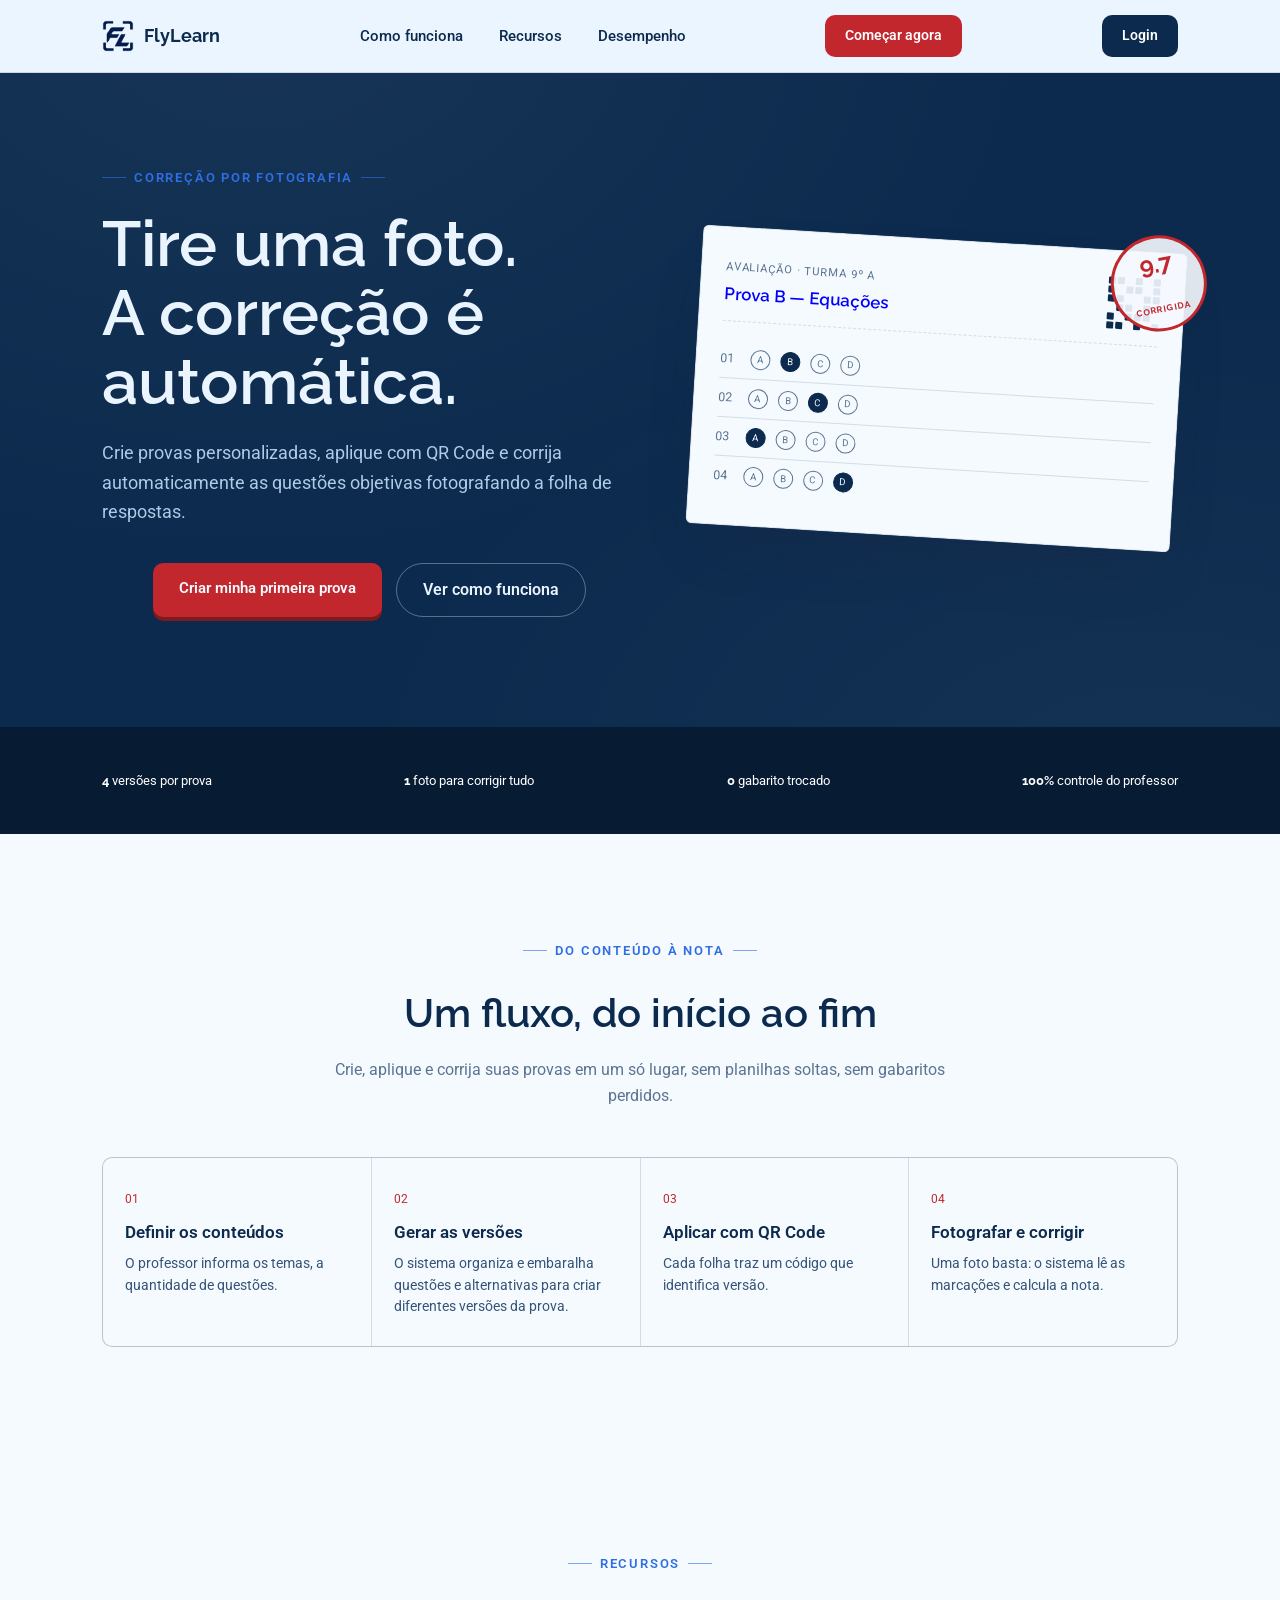
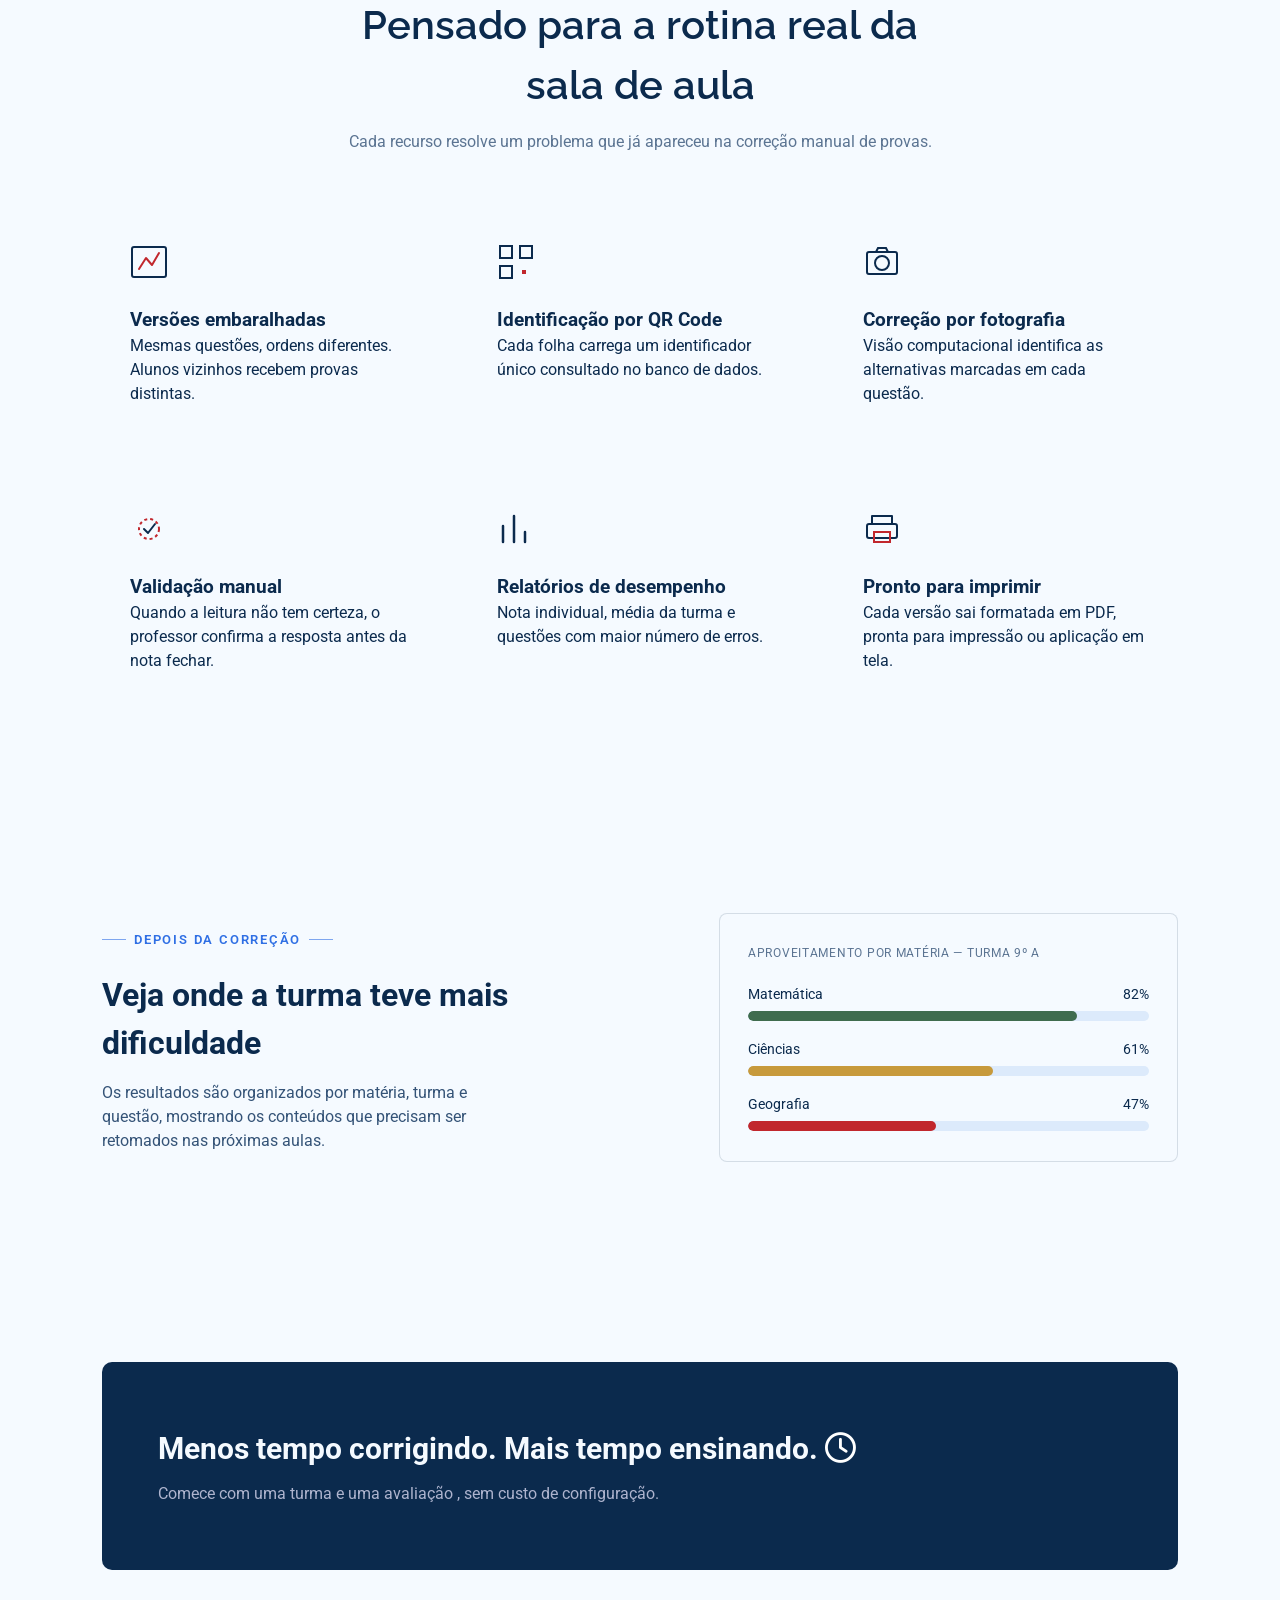
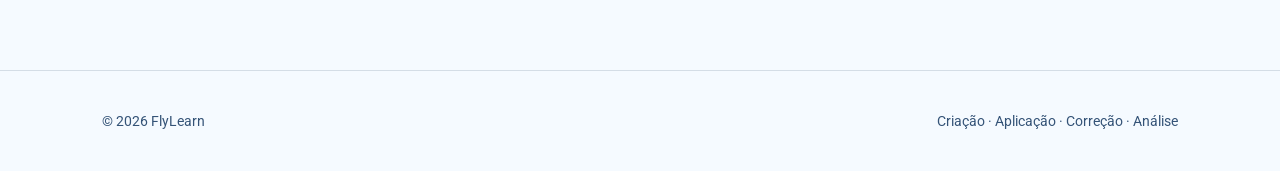
<file: index.html>
<!DOCTYPE html>
<html lang="pt-BR">
<head>
<meta charset="UTF-8">
<meta name="viewport" content="width=device-width, initial-scale=1.0">
<title>FlyLearn — Provas criadas, aplicadas e corrigidas em um só lugar</title>
<link rel="preconnect" href="https://fonts.googleapis.com">
<link href="https://fonts.googleapis.com/css2?family=Space+Grotesk:wght@400;500;600;700&family=Libre+Franklin:wght@400;500;600&family=IBM+Plex+Mono:wght@400;500&display=swap" rel="stylesheet">
<link rel="stylesheet" href="https://cdnjs.cloudflare.com/ajax/libs/font-awesome/6.7.2/css/all.min.css">
<link rel="icon" type="image/png" sizes="32x32" href="img/favicon-32.png">
<link rel="icon" href="favicon.ico">
<link rel="apple-touch-icon" href="img/apple-touch-icon.png">
<link rel="stylesheet" href="styles.css">
</head>
<body>
<nav>
  <div class="wrap">
    <div class="brand"><img class="logo-mark" src="img/logo-icone.png" alt="" width="32" height="32">FlyLearn</div>
    <ul>
      <li><a href="#como-funciona">Como funciona</a></li>
      <li><a href="#recursos">Recursos</a></li>
      <li><a href="#desempenho">Desempenho</a></li>
    </ul>
    <a class="nav-button" style="background-color:#C1272D;color:white;" href="cadastro.html">Começar agora</a>
    <a class="nav-button" style="background-color:#0b2a4d; color:white;"href="login.html">Login</a>
  </div>
</nav>
<header class="hero">
  <div class="wrap">
    <div>
      <span class="eyebrow">Correção por fotografia</span>
      <h1>Tire uma foto. <br>A correção é automática.</h1>
      <p class="lead">Crie provas personalizadas, aplique com QR Code e corrija automaticamente as questões objetivas fotografando a folha de respostas.</p>
      <div class="hero-actions">
        <a class="btn-primary" href="cadastro.html">Criar minha primeira prova</a>
        <a class="btn-ghost" href="#como-funciona">Ver como funciona</a>
      </div>
    </div>
    <div class="sheet-stage">
      <div class="sheet">
        <div class="stamp"><span class="pct">9.7</span><span class="sub">Corrigida</span></div>
        <div class="sheet-head">
          <div>
            <span class="label">Avaliação · Turma 9º A</span>
            <div class="title" style="color:blue">Prova B — Equações</div>
          </div>
          <div class="qr" aria-hidden="true">
            <i></i><i></i><i class="off"></i><i></i><i class="off"></i><i></i>
            <i></i><i class="off"></i><i></i><i></i><i class="off"></i><i></i>
            <i></i><i></i><i class="off"></i><i class="off"></i><i></i><i></i>
            <i class="off"></i><i></i><i></i><i class="off"></i><i></i><i class="off"></i>
            <i></i><i class="off"></i><i></i><i></i><i></i><i class="off"></i>
            <i></i><i></i><i class="off"></i><i></i><i class="off"></i><i></i>
          </div>
        </div>

        <div class="q-row"><span class="qn">01</span>
          <div class="bubbles">
            <span class="bubble">A</span><span class="bubble filled">B</span><span class="bubble">C</span><span class="bubble">D</span>
          </div>
        </div>
        <div class="q-row"><span class="qn">02</span>
          <div class="bubbles">
            <span class="bubble">A</span><span class="bubble">B</span><span class="bubble filled">C</span><span class="bubble">D</span>
          </div>
        </div>
        <div class="q-row"><span class="qn">03</span>
          <div class="bubbles">
            <span class="bubble filled">A</span><span class="bubble">B</span><span class="bubble">C</span><span class="bubble">D</span>
          </div>
        </div>
        <div class="q-row" style="border-bottom:none;"><span class="qn">04</span>
          <div class="bubbles">
            <span class="bubble">A</span><span class="bubble">B</span><span class="bubble">C</span><span class="bubble filled">D</span>
          </div>
        </div>
      </div>
    </div>
  </div>
</header>

<div class="strip">
  <div class="wrap">
    <span class="item"><b>4</b> versões por prova</span>
    <span class="item"><b>1</b> foto para corrigir tudo</span>
    <span class="item"><b>0</b> gabarito trocado</span>
    <span class="item"><b>100%</b> controle do professor</span>
  </div>
</div>

<section id="como-funciona">
  <div class="wrap">
    <div class="section-head">
      <span class="eyebrow">Do conteúdo à nota</span>
      <h2>Um fluxo, do início ao fim</h2>
      <p class="lead">Crie, aplique e corrija suas provas em um só lugar, sem planilhas soltas, sem gabaritos perdidos.</p>
    </div>

    <div class="pipeline">
      <div class="pipe-step">
        <span class="num mono">01</span>
        <h3>Definir os conteúdos</h3>
        <p>O professor informa os temas, a quantidade de questões.</p>
      </div>
      <div class="pipe-step">
        <span class="num mono">02</span>
        <h3>Gerar as versões</h3>
        <p>O sistema organiza e embaralha questões e alternativas para criar diferentes versões da prova.</p>
      </div>
      <div class="pipe-step">
        <span class="num mono">03</span>
        <h3>Aplicar com QR Code</h3>
        <p>Cada folha traz um código que identifica versão.</p>
      </div>
      <div class="pipe-step">
        <span class="num mono">04</span>
        <h3>Fotografar e corrigir</h3>
        <p>Uma foto basta: o sistema lê as marcações e calcula a nota.</p>
      </div>
    </div>
  </div>
</section>

<section id="recursos">
  <div class="wrap">
    <div class="section-head">
      <span class="eyebrow">Recursos</span>
      <h2>Pensado para a rotina real da sala de aula</h2>
      <p>Cada recurso resolve um problema que já apareceu na correção manual de provas.</p>
    </div>

    <div class="feature-grid">
      <div class="feature">
        <svg class="ficon" viewBox="0 0 38 38" fill="none"><rect x="2" y="4" width="34" height="30" rx="2" stroke="#0B2A4D" stroke-width="2"/><path d="M9 26L16 15L22 22L29 10" stroke="#C1272D" stroke-width="2" stroke-linecap="round" stroke-linejoin="round"/></svg>
        <h3>Versões embaralhadas</h3>
        <p>Mesmas questões, ordens diferentes. Alunos vizinhos recebem provas distintas.</p>
      </div>
      <div class="feature">
        <svg class="ficon" viewBox="0 0 38 38" fill="none"><rect x="3" y="3" width="12" height="12" stroke="#0B2A4D" stroke-width="2"/><rect x="23" y="3" width="12" height="12" stroke="#0B2A4D" stroke-width="2"/><rect x="3" y="23" width="12" height="12" stroke="#0B2A4D" stroke-width="2"/><rect x="25" y="27" width="4" height="4" fill="#C1272D"/></svg>
        <h3>Identificação por QR Code</h3>
        <p>Cada folha carrega um identificador único consultado no banco de dados.</p>
      </div>
      <div class="feature">
        <svg class="ficon" viewBox="0 0 38 38" fill="none"><rect x="4" y="9" width="30" height="22" rx="2" stroke="#0B2A4D" stroke-width="2"/><circle cx="19" cy="20" r="7" stroke="#0B2A4D" stroke-width="2"/><path d="M13 9L15 5H23L25 9" stroke="#0B2A4D" stroke-width="2" stroke-linecap="round"/></svg>
        <h3>Correção por fotografia</h3>
        <p>Visão computacional identifica as alternativas marcadas em cada questão.</p>
      </div>
      <div class="feature">
        <svg class="ficon" viewBox="0 0 38 38" fill="none"><circle cx="19" cy="19" r="10" stroke="#C1272D" stroke-width="2" stroke-dasharray="3 3"/><path d="M14 19L18 23L25 14" stroke="#0B2A4D" stroke-width="2" stroke-linecap="round" stroke-linejoin="round"/></svg>
        <h3>Validação manual</h3>
        <p>Quando a leitura não tem certeza, o professor confirma a resposta antes da nota fechar.</p>
      </div>
      <div class="feature">
        <svg class="ficon" viewBox="0 0 38 38" fill="none"><path d="M6 32V16M17 32V6M28 32V22" stroke="#0B2A4D" stroke-width="2.5" stroke-linecap="round"/></svg>
        <h3>Relatórios de desempenho</h3>
        <p>Nota individual, média da turma e questões com maior número de erros.</p>
      </div>
      <div class="feature">
        <svg class="ficon" viewBox="0 0 38 38" fill="none"><path d="M9 14V6H29V14" stroke="#0B2A4D" stroke-width="2" stroke-linecap="round" stroke-linejoin="round"/><rect x="4" y="14" width="30" height="14" rx="2" stroke="#0B2A4D" stroke-width="2"/><rect x="11" y="22" width="16" height="10" stroke="#C1272D" stroke-width="2"/></svg>
        <h3>Pronto para imprimir</h3>
        <p>Cada versão sai formatada em PDF, pronta para impressão ou aplicação em tela.</p>
      </div>
    </div>
  </div>
</section>

<section id="desempenho">
  <div class="wrap analytics-wrap">
    <div>
      <span class="eyebrow">Depois da correção</span>
      <h2 style="font-size:2rem;">Veja onde a turma teve mais dificuldade</h2>
      <p style="color:var(--ink-soft); margin-top:14px; max-width:44ch;">Os resultados são organizados por matéria, turma e questão, mostrando os conteúdos que precisam ser retomados nas próximas aulas.</p>
    </div>
    <div class="chart-card">
      <div class="ct-title">Aproveitamento por matéria — Turma 9º A</div>
      <div class="bar-row">
        <div class="bl"><span>Matemática</span><span class="mono">82%</span></div>
        <div class="bar-track"><div class="bar-fill" style="width:82%;"></div></div>
      </div>
      <div class="bar-row">
        <div class="bl"><span>Ciências</span><span class="mono">61%</span></div>
        <div class="bar-track"><div class="bar-fill mid" style="width:61%;"></div></div>
      </div>
      <div class="bar-row" style="margin-bottom:0;">
        <div class="bl"><span>Geografia</span><span class="mono">47%</span></div>
        <div class="bar-track"><div class="bar-fill low" style="width:47%;"></div></div>
      </div>
    </div>
  </div>
</section>

<section id="cta">
  <div class="wrap">
    <div class="cta">
      <div>
        <h2>Menos tempo corrigindo. Mais tempo ensinando. <i class="fa-regular fa-clock" style="color: rgb(255, 255, 255);"></i> </h2>
        <p>Comece com uma turma e uma avaliação , sem custo de configuração.</p>
      </div>
    </div>
  </div>
</section>
<footer>
  <div class="wrap">
    <span>© 2026 FlyLearn</span>
    <span class="mono">Criação · Aplicação · Correção · Análise</span>
  </div>
</footer>

</body>
</html>
</file>
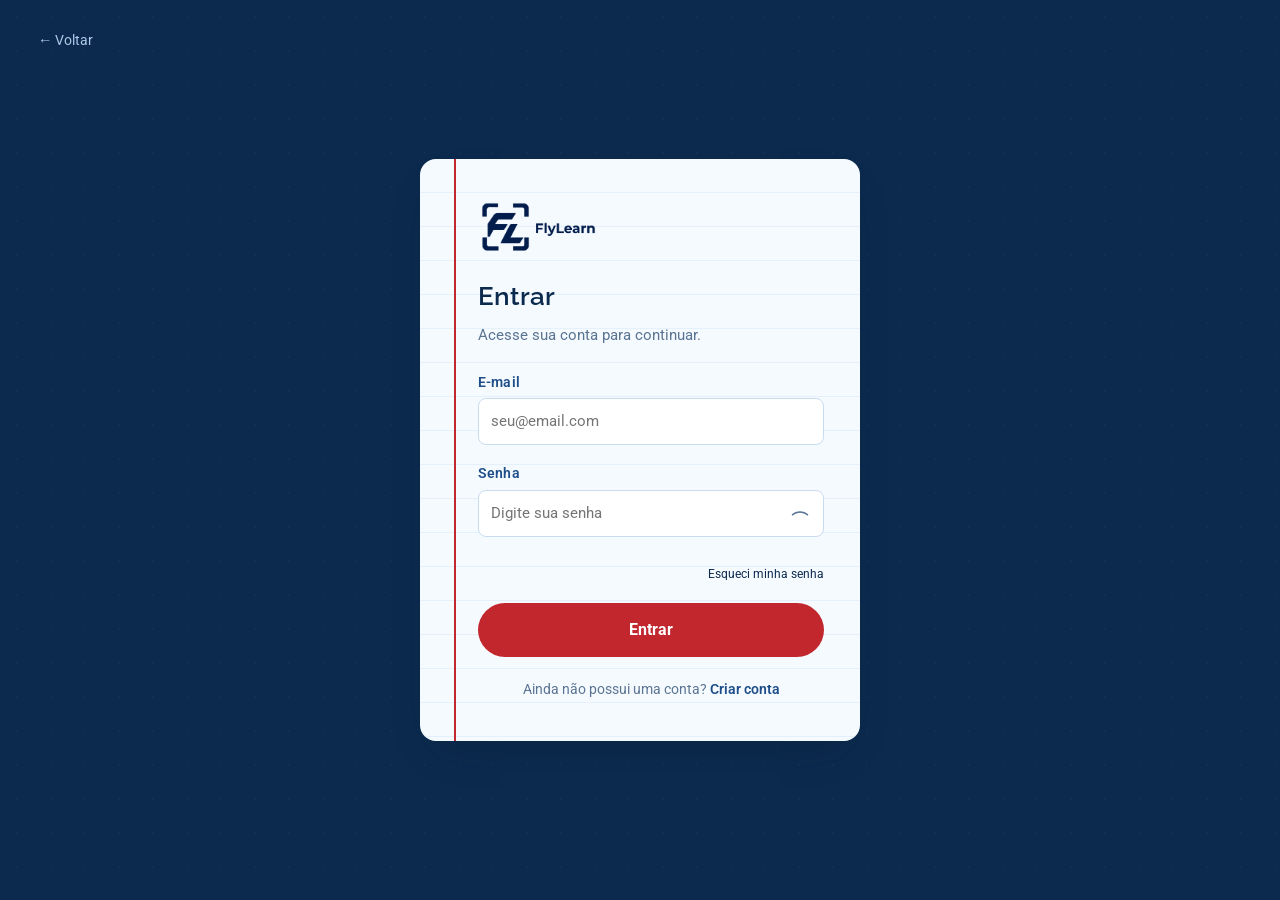
<file: biblioteca.html>
<!DOCTYPE html>
<html lang="pt-BR">
<head>
  <meta charset="UTF-8">
  <meta name="viewport" content="width=device-width, initial-scale=1.0">
  <title>Minhas provas — FlyLearn</title>
  <link rel="preconnect" href="https://fonts.googleapis.com">
  <link rel="icon" type="image/png" sizes="32x32" href="img/favicon-32.png">
<link rel="icon" href="favicon.ico">
<link rel="apple-touch-icon" href="img/apple-touch-icon.png">
<link rel="stylesheet" href="styles.css">
  <script src="app.js"></script>
  <script src="auth.js"></script>
</head>
<body>
  <div class="app-shell">
    <aside class="sidebar">
      <a class="nav-brand" href="dashboard.html"><img class="logo-mark" src="img/logo-icone-branco.png" alt="" width="32" height="32">FlyLearn</a>
      <nav aria-label="Principal">
        <a href="dashboard.html"><span class="ic">🏠</span>Painel</a>
        <a href="turmas.html"><span class="ic">👥</span>Turmas e alunos</a>
        <a href="materias.html"><span class="ic">🗂️</span>Matérias</a>
        <a href="questoes.html"><span class="ic">❓</span>Banco de questões</a>
        <a href="gerador.html"><span class="ic">✏️</span>Montar prova</a>
        <a href="biblioteca.html" class="active" aria-current="page"><span class="ic">📚</span>Minhas provas</a>
        <a href="correcao.html"><span class="ic">🧾</span>Aplicações e correção</a>
        <a href="perfil.html"><span class="ic">⚙️</span>Perfil</a>
      </nav>
      <div class="sidebar-foot">
        <a href="index.html"><span class="ic">↩</span>Sair</a>
      </div>
    </aside>

    <main class="main">
      <div class="topbar">
        <div>
          <h1>Minhas provas</h1>
          <div class="topbar-sub">Veja, imprima e aplique suas provas.</div>
        </div>
        <div class="avatar" title="Professora">P</div>
      </div>
      <div class="content" id="c"></div>
    </main>
  </div>

  <script>
    /* prova (+ versao_prova): nome, descricao, materia, nº de questões, versões (código), criada em.
       Agora conversando direto com o backend (Django). API_BASE/PROF/api() vêm do app.js. */
    let provasCache = [], materiasCache = [];
    const materiaNome = i => materiasCache.find(m => m.id == i)?.nome || '';

    async function draw() {
      const c = $('#c');
      try {
        [provasCache, materiasCache] = await Promise.all([
          api('/provas/', {}),
          api('/materias/', {}),
        ]);
      } catch (e) {
        c.innerHTML = `<div class="panel"><p class="sub">Erro ao carregar: ${esc(e.message)}</p></div>`;
        return;
      }

      if (!provasCache.length) {
        c.innerHTML = `
          <div class="panel empty">
            <div class="big">📚</div>
            <h2>Nenhuma prova ainda</h2>
            <p>Monte sua primeira prova no Banco de questões + Montar prova.</p>
            <div class="row">
              <a class="btn-generate" href="gerador.html" style="text-decoration:none">✏️ Montar uma prova</a>
            </div>
          </div>
        `;
        return;
      }

      c.innerHTML = `
        <div class="panel">
          <div class="panel-head">
            <h2>Minhas provas</h2>
            <a class="btn-generate" href="gerador.html" style="text-decoration:none">+ Nova prova</a>
          </div>
          <div class="recent-list">
            ${provasCache.map(p => {
              const vs = p.versoes || [];
              return `
                <div class="recent-item" style="flex-wrap:wrap">
                  <div class="ri-main">
                    <div class="ri-ic">📄</div>
                    <div>
                      <h4>${esc(p.nome)}</h4>
                      <div class="meta">${esc(materiaNome(p.materia_id))} ·${p.n_questoes} questões · criada em ${fmt(p.created_at)}</div>
                      <div class="chips" style="margin-top:8px">
                        ${vs.map(v => `<button class="btn-small" onclick="ver(${v.id})" title="Ver a prova">${esc(v.codigo)}</button>`).join('')}
                      </div>
                      ${vs.length ? `
                        <div class="chips" style="margin-top:8px">
                          <button class="btn-generate" style="padding:9px 16px;font-size:.86rem" onclick="imprimirVersoesProvaApi([${vs.map(v => v.id)}],'${esc(p.nome)}')">🖨 Imprimir provas (PDF)</button>
                          <button class="btn-small" onclick="imprimirGabaritosProvaApi([${vs.map(v => v.id)}],'${esc(p.nome)}')">🖨 Imprimir gabaritos (PDF)</button>
                        </div>
                        <div class="chips" style="margin-top:8px;align-items:center">
                          <button class="btn-small" onclick="imprimirFolhasRespostasApi([${vs.map(v => v.id)}],'${esc(p.nome)}')">🖨 Imprimir folhas de resposta (QR)</button>
                          ${vs.length > 1 ? `<span class="meta">ou só a versão:</span>` + vs.map(v => `<button class="btn-small" onclick="imprimirFolhasRespostasApi([${v.id}],'${esc(p.nome)}')" title="Folha de respostas com o QR da versão ${esc(v.codigo)}">${esc(v.codigo)}</button>`).join('') : ''}
                        </div>
                      ` : ''}
                    </div>
                  </div>
                  <div class="chips">
                    <button class="btn-small" onclick="aplicar(${p.id})">Aplicar</button>
                    <a class="btn-small" href="gerador.html?prova=${p.id}">+ Versão</a>
                    <button class="btn-icon-del" onclick="del(${p.id})">Excluir</button>
                  </div>
                </div>
              `;
            }).join('')}
          </div>
          <p class="form-hint" style="margin-top:14px">
            Os botões de impressão abrem a janela do navegador: em "Destino", escolha <b>Salvar como PDF</b> (ou sua impressora). Clique no código de uma versão para ver uma só. A <b>folha de respostas</b> traz o QR que identifica a versão na hora da correção por imagem.
          </p>
        </div>
      `;
    }

    async function del(pid) {
      if (!await confirmar('Excluir esta prova e suas versões?')) return;
      try {
        await api('/provas/' + pid + '/', { method: 'DELETE' });
        draw();
        toast('Prova excluída com sucesso!', 'sucesso');
      } catch (e) {
        toast(e.message);
      }
    }

    async function ver(i) {
      let v;
      try {
        v = await api('/versoes/' + i + '/completa/', {});
      } catch (e) {
        return toast(e.message);
      }
      modal(`
        <div class="worksheet">
          <div class="ws-header">
            <div class="ws-title">${esc(v.prova_nome)}</div>
            <div class="ws-meta">
              <span>Versão <b>${esc(v.codigo)}</b></span>
              <span>Nome: ____________ RA: ______</span>
            </div>
          </div>
          ${v.itens.map(it => `
            <div class="question">
              <div class="q-head"><span class="q-num">${it.ordem}.</span></div>
              <div class="q-text">${esc(it.enunciado)}</div>
              <ul class="options">
                ${it.alternativas.map((t, k) => `<li><span class="letter">${L[k]}</span>${esc(t)}</li>`).join('')}
              </ul>
            </div>
          `).join('')}
        </div>
        <div class="panel" style="margin-top:16px">
          <b>Gabarito:</b> ${v.itens.map(it => it.ordem + (it.correta_letra || '—')).join(' · ')}
          <div class="form-actions" style="justify-content:flex-start">
            <button class="btn-generate" onclick="imprimirVersoesProvaApi([${v.id}],'${esc(v.prova_nome)}')">🖨 Prova (PDF)</button>
            <button class="btn-small" onclick="imprimirGabaritosProvaApi([${v.id}],'${esc(v.prova_nome)}')">🖨 Gabarito (PDF)</button>
            <button class="btn-small" onclick="imprimirFolhasRespostasApi([${v.id}],'${esc(v.prova_nome)}')">🖨 Folha de respostas (QR)</button>
          </div>
        </div>
      `);
    }

    async function aplicar(pid) {
      let turmas;
      try {
        turmas = (await api('/turmas/', {})).turmas || [];
      } catch (e) {
        return toast(e.message);
      }
      if (!turmas.length) return toast('Cadastre uma turma antes, em Turmas e alunos.');
      modal(`
        <div class="modal-form-card">
          <h2>Aplicar prova</h2>
          <p class="sub">Cria uma avaliação para cada aluno da turma, distribuindo as versões.</p>
          <div class="field">
            <label>Turma</label>
            <select id="at">
              ${turmas.map(t => `<option value="${t.id}">${t.ano}º ano · ${esc(t.disciplina)}</option>`).join('')}
            </select>
          </div>
          <div class="field" style="margin-top:12px">
            <label>Data da aplicação</label>
            <input type="date" id="ad" value="${new Date(Date.now() - new Date().getTimezoneOffset() * 60000).toISOString().slice(0, 10)}">
          </div>
          <div class="error-box" id="ae"></div>
          <div class="form-actions">
            <button class="btn-generate" onclick="ok(${pid})">Aplicar</button>
          </div>
        </div>
      `);
    }

    async function ok(pid) {
      const btn = event.target;
      btn.disabled = true;
      try {
        await api('/provas/' + pid + '/aplicar/', {
          method: 'POST',
          body: JSON.stringify({
            turma_id: $('#at').value,
            data_aplicacao: $('#ad').value
          })
        });
        location.href = 'correcao.html';
      } catch (e) {
        const box = $('#ae');
        if (box) {
          box.textContent = e.message;
          box.classList.add('show');
        } else {
          toast(e.message);
        }
        btn.disabled = false;
      }
    }

    draw();
  </script>
</body>
</html>
</file>
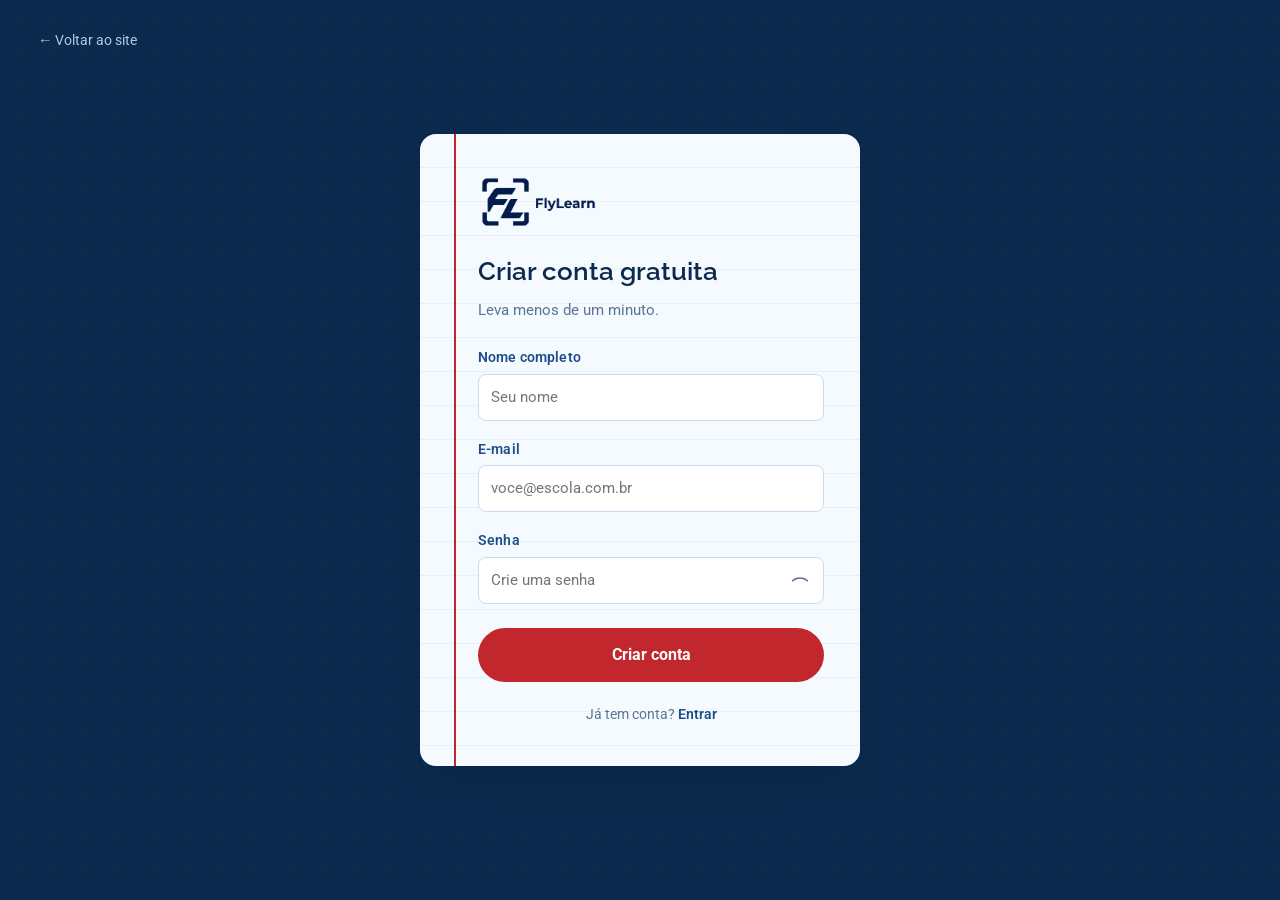
<file: cadastro.html>
<!DOCTYPE html>
<html lang="pt-BR">
  <head>
  <meta charset="UTF-8">
  <meta name="viewport" content="width=device-width, initial-scale=1.0">
  <title>Criar conta — FlyLearn</title>
  <link rel="preconnect" href="https://fonts.googleapis.com">
  <link rel="icon" type="image/png" sizes="32x32" href="img/favicon-32.png">
<link rel="icon" href="favicon.ico">
<link rel="apple-touch-icon" href="img/apple-touch-icon.png">
<link rel="stylesheet" href="styles.css">
  <link href="https://fonts.googleapis.com/css2?family=Fraunces:opsz,wght@9..144,500..900&family=Caveat:wght@600;700&family=Work+Sans:wght@400;500;600;700&display=swap" rel="stylesheet">
  </head>
<body>

  <div class="auth-wrap">
    <div class="chalk-dust"></div>
    <a href="index.html" class="auth-back">← Voltar ao site</a>
    <div class="auth-card">
      <a class="auth-brand" href="index.html"><img class="logo-full" src="img/logo-completo.png" alt="FlyLearn" height="56"></a>
      <h1>Criar conta gratuita</h1>
      <p class="sub">Leva menos de um minuto. </p>
      <form id="cadastro-form">
        <div class="auth-fields">
          <div class="field"><label for="nome">Nome completo</label><input type="text" id="nome" required placeholder="Seu nome"></div>
          <div class="field"><label for="email2">E-mail</label><input type="email" id="email2" required placeholder="voce@escola.com.br"></div>
          <div class="field">
            <label for="senha2">Senha</label>
            <div class="pw-wrap">
              <input type="password" id="senha2" required placeholder="Crie uma senha">
              <button type="button" class="pw-toggle" data-alvo="senha2" aria-label="Mostrar senha" aria-pressed="false"></button>
            </div>
          </div>
        </div>
        <div class="form-actions" style="margin-top:24px;">
          <button type="submit" class="btn-generate" style="width:100%;justify-content:center;">Criar conta</button>
        </div>
      </form>
      <div class="auth-foot">Já tem conta? <a href="login.html">Entrar</a></div>
    </div>
  </div>


  <script src="app.js"></script>
  <script>
    const API = window.FLYLEARN_API || (
      ['localhost', '127.0.0.1'].includes(location.hostname)
        ? 'http://127.0.0.1:8000'
        : '/api'
    );

    document.getElementById('cadastro-form').addEventListener('submit', async function (e) {
      e.preventDefault();
      const btn = this.querySelector('button[type=submit]');
      btn.disabled = true; btn.textContent = 'Criando...';
      try {
        const r = await fetch(API + '/professores/', {
          method: 'POST',
          headers: {'Content-Type': 'application/json'},
          body: JSON.stringify({
            nome: document.getElementById('nome').value,
            email: document.getElementById('email2').value,
            senha: document.getElementById('senha2').value
          })
        });
        const dados = await r.json().catch(() => ({}));
        if (!r.ok) { toast(dados.erro || 'Não foi possível criar a conta.'); return; }
        localStorage.setItem('flylearn_user', JSON.stringify(dados));
        window.location.href = 'dashboard.html';
      } catch (err) {
        toast('Opss! Algo deu errado, tente novamente mais tarde!');
      } finally {
        btn.disabled = false; btn.textContent = 'Criar conta';
      }
    });
  </script>
  <script>
    function atualizarIconeSenha(button, mostrar) {
      button.innerHTML = mostrar
        ? '<svg class="eye-icon" viewBox="0 0 24 24" aria-hidden="true"><path d="M2.5 12s3.5-6 9.5-6 9.5 6 9.5 6-3.5 6-9.5 6-9.5-6-9.5-6Z"></path><circle cx="12" cy="12" r="2.5"></circle></svg>'
        : '<svg class="eye-icon" viewBox="0 0 24 24" aria-hidden="true"><path d="M3 13c2.5-2.5 5.5-3.5 9-3.5s6.5 1 9 3.5"></path></svg>';
    }

    document.querySelectorAll('.pw-toggle').forEach(function (button) {
      atualizarIconeSenha(button, false);
      button.addEventListener('click', function () {
        const input = document.getElementById(button.dataset.alvo);
        const mostrar = input.type === 'password';
        input.type = mostrar ? 'text' : 'password';
        button.setAttribute('aria-label', mostrar ? 'Ocultar senha' : 'Mostrar senha');
        button.setAttribute('aria-pressed', String(mostrar));
        atualizarIconeSenha(button, mostrar);
      });
    });
  </script>

</body>
</html>
</file>
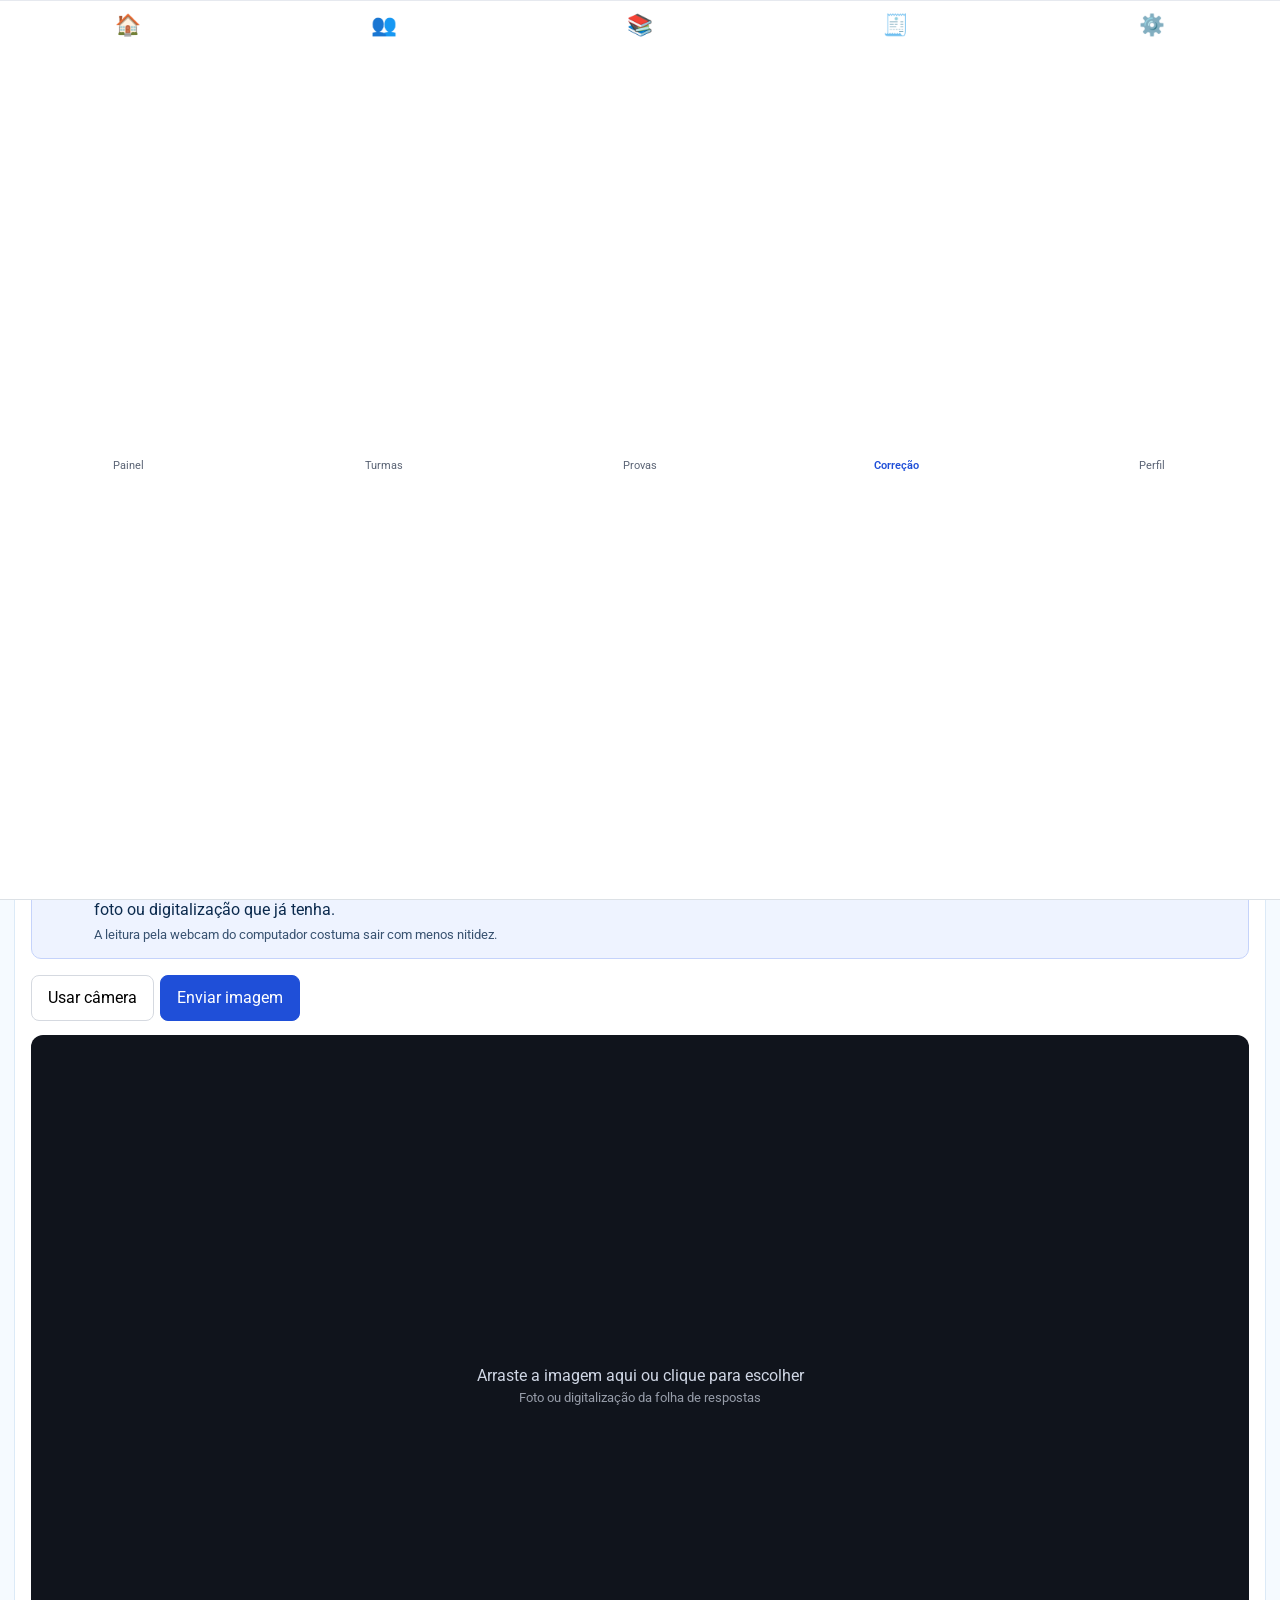
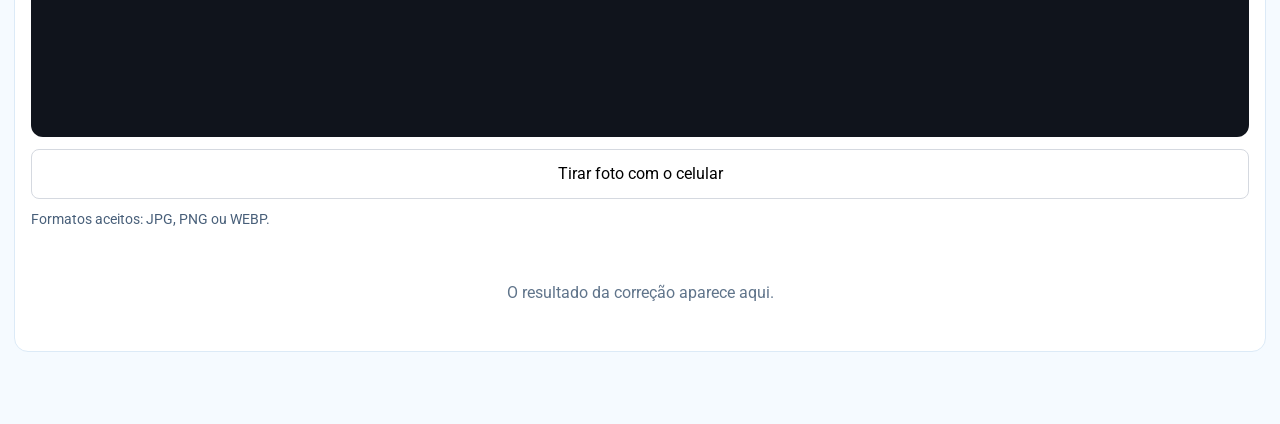
<file: correcao-mobile.html>
<!DOCTYPE html>
<html lang="pt-BR">
<head>
  <meta charset="UTF-8">
  <meta name="viewport" content="width=device-width, initial-scale=1.0, viewport-fit=cover">
  <title>Correção — FlyLearn</title>
  <link rel="stylesheet" href="styles.css">
  <style>
    html,body{margin:0}
    body{padding-bottom:calc(72px + env(safe-area-inset-bottom,0px))}
    .m-top{position:sticky;top:0;z-index:5;display:flex;align-items:center;justify-content:space-between;gap:10px;padding:calc(12px + env(safe-area-inset-top,0px)) 16px 12px;background:#fff;border-bottom:1px solid #e6e9ef}
    .m-top h1{font-size:1.15rem;margin:0}
    .m-top a{font-size:.85rem;color:#1f4fd8;text-decoration:none}
    .m-main{padding:14px 14px 0;display:grid;gap:14px}
    .m-main .panel{margin:0;padding:16px;border-radius:14px}
    .m-main .form-grid{display:grid;grid-template-columns:1fr;gap:12px}
    .m-main select,.m-main input{width:100%;min-height:46px;font-size:16px;box-sizing:border-box}
    .m-main .btn-generate{width:100%;min-height:48px;font-size:1rem}
    .tabs{display:flex;gap:6px;margin:10px 0;overflow-x:auto}
    .tab{flex:none;padding:9px 16px;border:1px solid #d5d9e0;background:#fff;border-radius:999px;font:inherit}
    .tab.active{background:#1f4fd8;border-color:#1f4fd8;color:#fff}
    #tb{display:grid;gap:10px}
    .ap-card{border:1px solid #e6e9ef;border-radius:12px;padding:14px;display:grid;gap:4px}
    .ap-card.sel{border-color:#1f4fd8;background:#eef3ff}
    .ap-top{display:flex;justify-content:space-between;gap:10px}
    .ap-nota{font-weight:700;font-size:1.2rem}
    .ap-meta{font-size:.88rem;opacity:.75}
    .ap-card .btn-generate{margin-top:8px}
    .empty-note{padding:24px;text-align:center;opacity:.65}
    .link-btn{border:0;background:none;color:#1f4fd8;font:inherit;text-decoration:underline}
    .alvo{font-size:.92rem;margin:0 0 12px}
    .success-box{display:none}
    .m-nav{position:fixed;left:0;right:0;bottom:0;display:grid;grid-template-columns:repeat(5,1fr);background:#fff;border-top:1px solid #e6e9ef;padding-bottom:env(safe-area-inset-bottom,0px);z-index:6}
    .m-nav a{display:grid;justify-items:center;gap:2px;padding:9px 0;font-size:.7rem;color:#5b6475;text-decoration:none}
    .m-nav a.active{color:#1f4fd8;font-weight:600}
    .m-nav .ic{font-size:1.3rem}
    /* scanner em coluna única, câmera maior */
    .scan-grid{grid-template-columns:1fr!important}
    .scan-stage{aspect-ratio:3/4!important}
    .scan-actions button{flex:1;min-height:48px;font-size:1rem}
  </style>
</head>
<body data-mobile="1">
  <header class="m-top">
    <h1>Aplicações e correção</h1>
    <a href="correcao.html">Versão completa</a>
  </header>

  <main class="m-main">
    <section class="panel">
      <h2>Aplicar prova</h2>
      <p class="sub">Cria uma avaliação para cada aluno, com as versões distribuídas.</p>
      <div class="form-grid">
        <div class="field"><label for="ap">Prova</label><select id="ap"></select></div>
        <div class="field"><label for="ad">Data da aplicação</label><input type="date" id="ad"></div>
        <div class="field"><label for="at">Turma</label><select id="at"></select></div>
        <div class="field"><label for="aa">Aluno</label><select id="aa"></select></div>
      </div>
      <div class="error-box" id="err"></div>
      <div class="success-box" id="okb"></div>
      <div class="form-actions"><button type="button" class="btn-generate" id="apl">Aplicar prova</button></div>
    </section>

    <section class="panel">
      <h2>Avaliações</h2>
      <p class="sub" id="resumo"></p>
      <div class="tabs" id="tabs"></div>
      <div id="tb"></div>
    </section>

    <div id="scanMount"><p class="alvo" id="alvo"></p></div>
  </main>

  <nav class="m-nav" aria-label="Principal">
    <a href="dashboard.html"><span class="ic">🏠</span>Painel</a>
    <a href="turmas.html"><span class="ic">👥</span>Turmas</a>
    <a href="biblioteca.html"><span class="ic">📚</span>Provas</a>
    <a href="correcao-mobile.html" class="active" aria-current="page"><span class="ic">🧾</span>Correção</a>
    <a href="perfil.html"><span class="ic">⚙️</span>Perfil</a>
  </nav>

  <script src="app.js"></script>
  <script src="correcao.js"></script>
  <script src="omr-scan.js"></script>
</body>
</html>
</file>
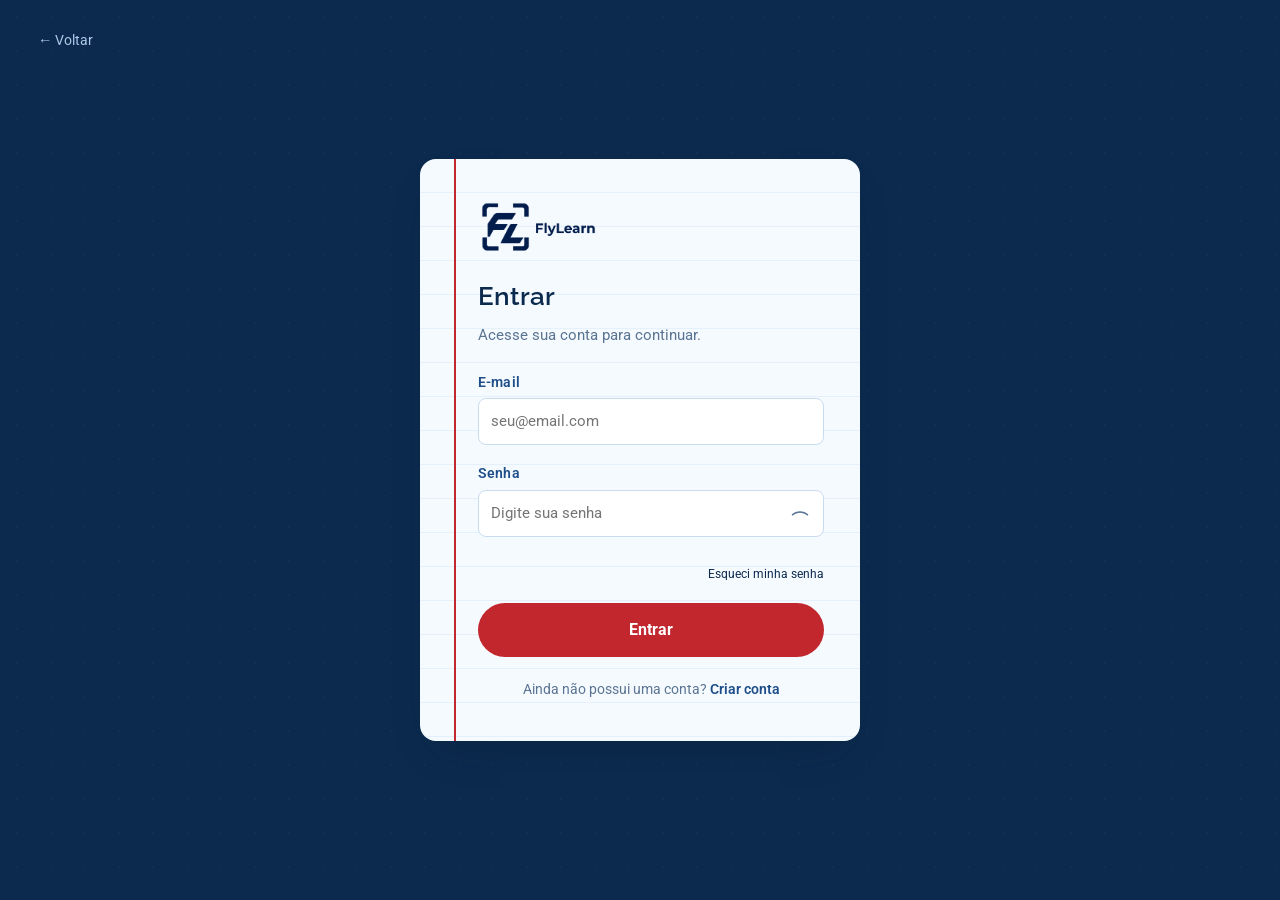
<file: correcao.html>
<!DOCTYPE html>
<html lang="pt-BR">
<head>
  <meta charset="UTF-8">
  <meta name="viewport" content="width=device-width, initial-scale=1.0">
  <title>Aplicações e correção — FlyLearn</title>
  <link rel="icon" type="image/png" sizes="32x32" href="img/favicon-32.png">
<link rel="icon" href="favicon.ico">
<link rel="apple-touch-icon" href="img/apple-touch-icon.png">
<link rel="stylesheet" href="styles.css">
  <script src="auth.js"></script>
  <style>
     @media (max-width: 700px) {
      #tb tr:not(:has(.empty-note)) { display: grid; grid-template-columns: 1fr auto; grid-template-areas: "a n" "p s" "d d" "x x"; gap: 6px 12px; padding: 14px 4px; border-bottom: 1px solid #e6e9ef; }
      #tb td { display: block; padding: 0; border: 0; }
      #tb td:nth-child(1) { grid-area: a; } #tb td:nth-child(2) { grid-area: p; }
      #tb td:nth-child(3) { grid-area: d; font-size: .85rem; opacity: .75; }
      #tb td:nth-child(4) { grid-area: s; justify-self: end; }
      #tb td:nth-child(5) { grid-area: n; justify-self: end; font-size: 1.2rem; }
      #tb td.actions { grid-area: x; text-align: left; display: flex; gap: 8px; flex-wrap: wrap; }
      .aluno-table thead { display: none; }
      .aluno-table, .aluno-table tbody { display: block; }
    }
  </style>
</head>
<body>
  <div class="app-shell">
    <aside class="sidebar">
      <a class="nav-brand" href="dashboard.html"><img class="logo-mark" src="img/logo-icone-branco.png" alt="" width="32" height="32">FlyLearn</a>
      <nav aria-label="Principal">
        <a href="dashboard.html"><span class="ic">🏠</span>Painel</a>
        <a href="turmas.html"><span class="ic">👥</span>Turmas e alunos</a>
        <a href="materias.html"><span class="ic">🗂️</span>Matérias</a>
        <a href="questoes.html"><span class="ic">❓</span>Banco de questões</a>
        <a href="gerador.html"><span class="ic">✏️</span>Montar prova</a>
        <a href="biblioteca.html"><span class="ic">📚</span>Minhas provas</a>
        <a href="correcao.html" class="active" aria-current="page"><span class="ic">🧾</span>Aplicações e correção</a>
        <a href="perfil.html"><span class="ic">⚙️</span>Perfil</a>
      </nav>
      <div class="sidebar-foot"><a href="index.html"><span class="ic">↩</span>Sair</a></div>
    </aside>
    <main class="main">
      <div class="topbar">
        <div>
          <h1>Aplicações e correção</h1>
          <div class="topbar-sub">Aplique uma prova a uma turma, corrija pelo gabarito e acompanhe as notas.</div>
        </div>
        <a class="avatar" title="Professora">P</a>
      </div>
      <div class="content">
        <div class="panel">
          <h2>1. Aplicar prova</h2>
          <p class="sub">Cria uma avaliação para cada aluno, distribuindo as versões da prova.</p>
          <div class="form-grid">
            <div class="field"><label for="ap">Prova</label><select id="ap"></select></div>
            <div class="field"><label for="ad">Data da aplicação</label><input type="date" id="ad"></div>
            <div class="field"><label for="at">Turma</label><select id="at"></select></div>
            <div class="field"><label for="aa">Aluno</label><select id="aa"></select></div>
          </div>
          <p class="form-hint" id="apHint" style="display:none;margin-top:12px"></p>
          <div class="error-box" id="err"></div>
          <div class="success-box" id="okb"></div>
          <div class="form-actions"><button type="button" class="btn-generate" id="apl">Aplicar prova</button></div>
        </div>

        <div class="panel">
          <h2>2. Avaliações aplicadas</h2>
          <p class="sub" id="resumo"></p>
          <div class="tabs" id="tabs"></div>
          <div class="table-wrap">
            <table class="aluno-table" data-nostack>
              <thead><tr><th>Aluno</th><th>Prova / versão</th><th>Aplicação</th><th>Status</th><th class="num">Nota</th><th></th></tr></thead>
              <tbody id="tb"></tbody>
            </table>
          </div>
        </div>

        <div id="scanMount" data-exige-alvo></div>
      </div>
    </main>
  </div>
  <script src="app.js"></script>
  <script src="omr-scan.js"></script>
  <script src="correcao.js"></script>
</body>
</html>
</file>
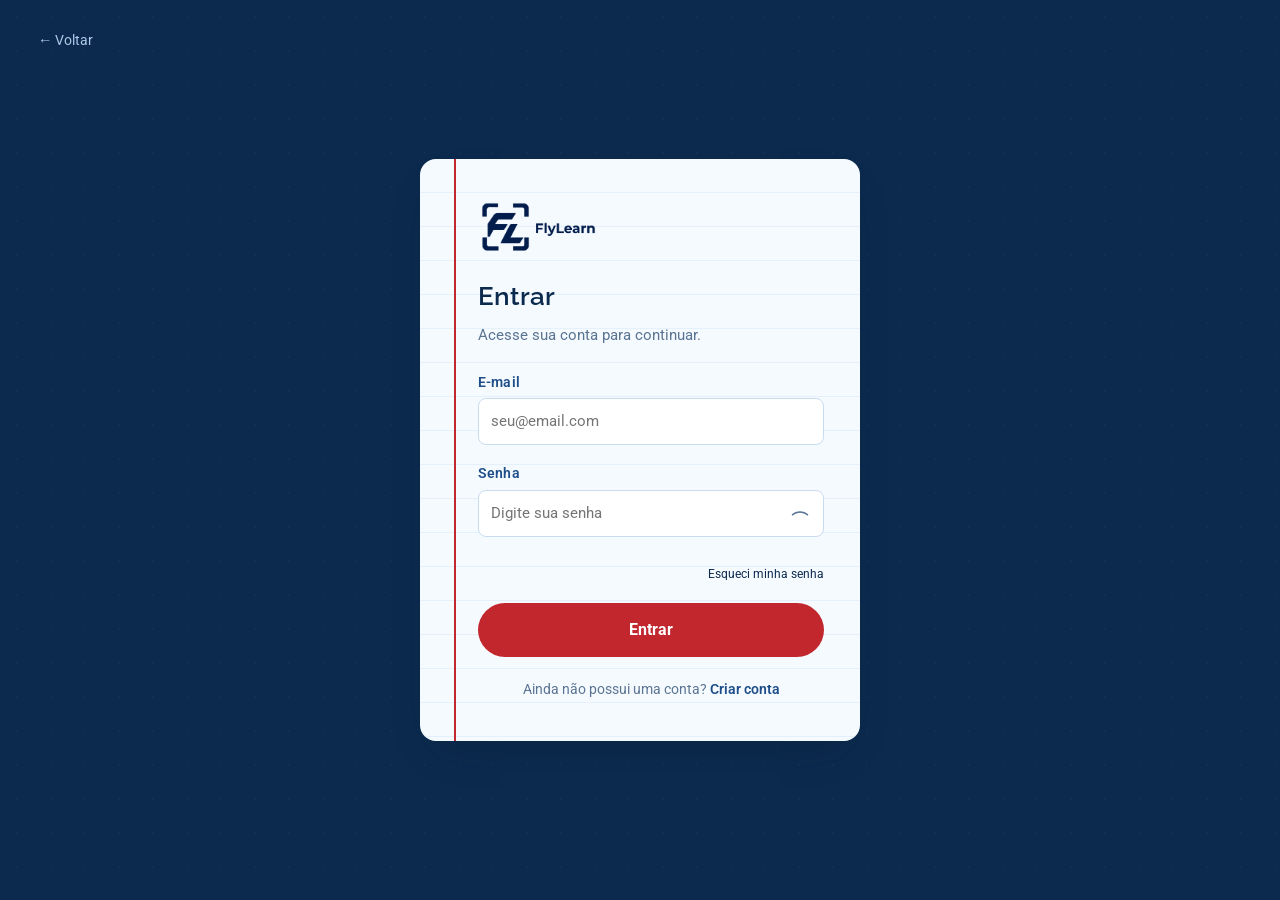
<file: dashboard.html>
<!DOCTYPE html>
<html lang="pt-BR">
  <head>
    <meta charset="UTF-8">
    <meta name="viewport" content="width=device-width, initial-scale=1.0">
    <title>Painel — FlyLearn</title>
    <link rel="preconnect" href="https://fonts.googleapis.com">
    <link rel="icon" type="image/png" sizes="32x32" href="img/favicon-32.png">
<link rel="icon" href="favicon.ico">
<link rel="apple-touch-icon" href="img/apple-touch-icon.png">
<link rel="stylesheet" href="styles.css">
    <link href="https://fonts.googleapis.com/css2?family=Fraunces:opsz,wght@9..144,500..900&family=Caveat:wght@600;700&family=Work+Sans:wght@400;500;600;700&display=swap" rel="stylesheet">
    <script src="auth.js"></script>
    <script src="app.js"></script>
  </head>
<body>

<div class="app-shell">

  <aside class="sidebar">
    <a class="nav-brand" href="dashboard.html"><img class="logo-mark" src="img/logo-icone-branco.png" alt="" width="32" height="32">FlyLearn</a>
    <nav aria-label="Principal">
      <a class="active" href="dashboard.html" aria-current="page"><span class="ic">🏠</span>Painel</a>
      <a href="turmas.html"><span class="ic">👥</span>Turmas e alunos</a>
      <a href="materias.html"><span class="ic">🗂️</span>Matérias</a>
      <a href="questoes.html"><span class="ic">❓</span>Banco de questões</a>
      <a href="gerador.html"><span class="ic">✏️</span>Montar prova</a>
      <a href="biblioteca.html"><span class="ic">📚</span>Minhas provas</a>
      <a href="correcao.html"><span class="ic">🧾</span>Aplicações e correção</a>
      <a href="perfil.html"><span class="ic">⚙️</span>Perfil</a>
    </nav>
    <div class="sidebar-foot">
      <a href="index.html"><span class="ic">↩</span>Sair</a>
    </div>
  </aside>

  <main class="main">

    <div class="topbar">
      <div>
        <h1 id="saudacao">Olá! 👋</h1>
        <div class="topbar-sub">Veja o que precisa de atenção nas suas turmas e provas.</div>
      </div>
      <a class="avatar" id="avatar" href="perfil.html" title="Meu perfil" style="text-decoration:none">P</a>
    </div>

    <div class="content">

      <div class="pending-banner" id="banner" role="status" hidden>
        <p id="banner-txt"></p>
        <a class="btn-generate" href="correcao.html?status=aplicada">Corrigir agora</a>
      </div>

      <div class="stat-grid">
        <div class="stat-card"><div class="stat-num" id="st-provas">—</div><div class="stat-label">Provas criadas</div><div class="stat-hint" id="st-provas-h">&nbsp;</div></div>
        <div class="stat-card"><div class="stat-num" id="st-questoes">—</div><div class="stat-label">Questões ativas</div><div class="stat-hint" id="st-questoes-h">&nbsp;</div></div>
        <div class="stat-card"><div class="stat-num" id="st-alunos">—</div><div class="stat-label">Alunos</div><div class="stat-hint" id="st-alunos-h">&nbsp;</div></div>
        <div class="stat-card" id="st-card-pend"><div class="stat-num" id="st-pend">—</div><div class="stat-label">Aguardando correção</div><div class="stat-hint" id="st-pend-h">&nbsp;</div></div>
      </div>

      <div class="panel">
        <div class="panel-head">
          <div>
            <h2>Aproveitamento por matéria</h2>
            <p class="sub">Percentual de acertos nas avaliações já corrigidas. Mostra o que precisa ser retomado em sala.</p>
          </div>
          <div class="field" style="min-width:200px">
            <label for="filtro-turma" class="hint">Turma</label>
            <select id="filtro-turma"><option value="">Todas as turmas</option></select>
          </div>
        </div>
        <div id="lista-desempenho"><div class="muted">Carregando…</div></div>
      </div>

      <div class="panel">
        <h2>Ações rápidas</h2>
        <p class="sub">Siga o fluxo: matéria, questões, prova, aplicação e correção.</p>
        <div class="quick-actions">
          <a class="quick-action" href="materias.html">
            <span class="qa-ic">🗂️</span>
            <h3>Cadastrar matéria</h3>
            <p>Organize suas questões e provas por disciplina.</p>
          </a>
          <a class="quick-action" href="questoes.html">
            <span class="qa-ic">❓</span>
            <h3>Nova questão</h3>
            <p>Escreva o enunciado, as alternativas e marque a correta.</p>
          </a>
          <a class="quick-action" href="gerador.html">
            <span class="qa-ic">✏️</span>
            <h3>Montar prova</h3>
            <p>Escolha as questões e gere versões com ordem embaralhada.</p>
          </a>
          <a class="quick-action" href="turmas.html">
            <span class="qa-ic">👥</span>
            <h3>Gerenciar turmas</h3>
            <p>Crie turmas e cadastre alunos com nome, RA e e-mail.</p>
          </a>
          <a class="quick-action" href="correcao.html">
            <span class="qa-ic">🧾</span>
            <h3>Corrigir avaliação</h3>
            <p>Lance as respostas do aluno e compare com o gabarito da versão.</p>
          </a>
          <a class="quick-action" href="biblioteca.html">
            <span class="qa-ic">📚</span>
            <h3>Minhas provas</h3>
            <p>Reveja, imprima ou gere uma nova versão de uma prova.</p>
          </a>
        </div>
      </div>

      <div class="panel">
        <div class="panel-head">
          <div>
            <h2>Avaliações recentes</h2>
            <p class="sub">Cada linha é uma versão de prova aplicada a um aluno.</p>
          </div>
          <a class="panel-link" href="correcao.html">Ver todas</a>
        </div>
        <div class="table-wrap">
          <table class="aluno-table">
            <thead>
              <tr>
                <th>Aluno</th>
                <th>Turma</th>
                <th>Prova / versão</th>
                <th>Aplicação</th>
                <th>Status</th>
                <th class="num">Nota</th>
              </tr>
            </thead>
            <tbody id="lista-avaliacoes"><tr><td colspan="6" class="muted">Carregando…</td></tr></tbody>
          </table>
        </div>
      </div>

      <div class="two-col">
        <div class="panel">
          <div class="panel-head">
            <div>
              <h2>Provas recentes</h2>
              <p class="sub">Provas que você montou, com matéria e versões.</p>
            </div>
            <a class="panel-link" href="biblioteca.html">Ver todas</a>
          </div>
          <div class="recent-list" id="lista-provas"><div class="muted">Carregando…</div></div>
        </div>

        <div class="panel" style="margin-bottom:0">
          <div class="panel-head">
            <div>
              <h2>Turmas</h2>
              <p class="sub">Ano, disciplina e alunos.</p>
            </div>
            <a class="panel-link" href="turmas.html">Gerenciar</a>
          </div>
          <div class="mini-list" id="lista-turmas"><div class="muted">Carregando…</div></div>
        </div>
      </div>

    </div>
  </main>
</div>

<script>
(function () {
  const $id = x => document.getElementById(x);
  const nf = new Intl.NumberFormat('pt-BR', { minimumFractionDigits: 1, maximumFractionDigits: 1 });
  const plural = (n, s, p) => n + ' ' + (n === 1 ? s : p);
  const vazio = (msg, link, txt) => `<div class="muted" style="padding:8px 0">${msg}${link ? ` <a href="${link}">${txt}</a>` : ''}</div>`;

  function quando(iso) {
    const d = new Date(iso);
    if (!iso || isNaN(d)) return '';
    const dias = Math.floor((Date.now() - d) / 86400000);
    if (dias <= 0) return 'hoje';
    if (dias === 1) return 'ontem';
    if (dias < 7) return `há ${dias} dias`;
    if (dias < 30) return `há ${plural(Math.floor(dias / 7), 'semana', 'semanas')}`;
    if (dias < 365) return `há ${plural(Math.floor(dias / 30), 'mês', 'meses')}`.replace('mêses', 'meses');
    return fmt(iso);
  }

  const PID = PROF && PROF.id;
  if (PROF && PROF.nome) {
    const primeiro = String(PROF.nome).trim().split(/\s+/)[0];
    $id('saudacao').textContent = `Olá, ${primeiro}! 👋`;
    $id('avatar').textContent = primeiro[0].toUpperCase();
  }
  if (!PID) return;

  Promise.allSettled([
    api('/provas/'),
    api('/turmas/'),
    api('/materias/'),
    api('/questoes/?ativo=1'),
    api('/avaliacoes/')
  ]).then(([rp, rt, rm, rq, ra]) => {
    const ok = r => r.status === 'fulfilled';
    const provas = ok(rp) ? rp.value : null;
    const turmas = ok(rt) ? (rt.value.turmas || []) : null;
    const alunos = ok(rt) ? (rt.value.alunos || []) : [];
    const materias = ok(rm) ? rm.value : null;
    const avs = ok(ra) ? ra.value : null;
    const mats = Object.fromEntries((materias || []).map(m => [m.id, m]));
    // o endpoint de questões não filtra por professor: filtramos pelas matérias dele
    const questoes = ok(rq) && materias ? rq.value.filter(x => mats[x.materia_id]) : null;

    if ([rp, rt, rm, rq, ra].some(r => !ok(r))) toast('Alguns dados não puderam ser carregados. Tente atualizar a página.', 'aviso');

    // ----- cards
    if (provas) {
      $id('st-provas').textContent = provas.length;
      const nv = provas.reduce((s, p) => s + (p.versoes || []).length, 0);
      $id('st-provas-h').textContent = plural(nv, 'versão gerada', 'versões geradas');
    }
    if (questoes) {
      $id('st-questoes').textContent = questoes.length;
      const nm = new Set(questoes.map(x => x.materia_id)).size;
      $id('st-questoes-h').textContent = 'em ' + plural(nm, 'matéria', 'matérias');
    }
    if (turmas) {
      $id('st-alunos').textContent = alunos.length;
      $id('st-alunos-h').textContent = 'distribuídos em ' + plural(turmas.length, 'turma', 'turmas');
    }
    if (avs) {
      const pend = avs.filter(a => a.status !== 'corrigida');
      const notas = avs.filter(a => a.status === 'corrigida' && a.nota != null).map(a => a.nota);
      $id('st-pend').textContent = pend.length;
      $id('st-pend-h').textContent = notas.length ? 'Média geral: ' + nf.format(notas.reduce((s, n) => s + n, 0) / notas.length).replace('.', ',') : 'Sem notas ainda';
      $id('st-card-pend').classList.toggle('alert', pend.length > 0);
      if (pend.length) {
        $id('banner-txt').innerHTML = `<strong>${plural(pend.length, 'avaliação aplicada', 'avaliações aplicadas')}</strong> ainda ${pend.length === 1 ? 'não foi corrigida' : 'não foram corrigidas'}.`;
        $id('banner').hidden = false;
      }
    }

    // ----- avaliações recentes
    const tb = $id('lista-avaliacoes');
    if (!avs) tb.innerHTML = '<tr><td colspan="6" class="muted">Não foi possível carregar as avaliações.</td></tr>';
    else if (!avs.length) tb.innerHTML = '<tr><td colspan="6" class="muted">Nenhuma avaliação aplicada ainda. Aplique uma prova em <a href="biblioteca.html">Minhas provas</a>.</td></tr>';
    else tb.innerHTML = avs.slice(0, 5).map(a => {
      const corr = a.status === 'corrigida';
      const tag = corr ? '<span class="tag tag-green">Corrigida</span>'
        : a.data_aplicacao ? '<span class="tag tag-red">Aplicada</span>' : '<span class="tag tag-blue">Pendente</span>';
      const nota = corr && a.nota != null
        ? `<td class="num ${a.nota < 5 ? 'nota-baixa' : 'nota-ok'}">${nf.format(a.nota).replace('.', ',')}</td>` : '<td class="num muted">—</td>';
      return `<tr>
        <td>${esc(a.aluno_nome)}<br><span class="code">RA ${esc(a.aluno_ra)}</span></td>
        <td>${esc(a.turma_nome)}</td>
        <td>${esc(a.prova_nome)}<br><span class="code">${esc(a.versao_codigo)}</span></td>
        <td>${a.data_aplicacao ? fmt(a.data_aplicacao) : '—'}</td>
        <td>${tag}</td>${nota}</tr>`;
    }).join('');

    // ----- provas recentes
    const lp = $id('lista-provas');
    if (!provas) lp.innerHTML = vazio('Não foi possível carregar as provas.');
    else if (!provas.length) lp.innerHTML = vazio('Você ainda não montou nenhuma prova.', 'gerador.html', 'Montar prova');
    else lp.innerHTML = provas.slice(0, 4).map(p => {
      const mat = mats[p.materia_id];
      const nv = (p.versoes || []).length;
      const meta = [mat ? mat.nome : null, plural(p.n_questoes || 0, 'questão', 'questões'), plural(nv, 'versão', 'versões'), quando(p.created_at)].filter(Boolean).join(' · ');
      return `<div class="recent-item">
        <div class="ri-main"><div class="ri-ic">📝</div><div><h4>${esc(p.nome)}</h4><div class="meta">${esc(meta)}</div></div></div>
        <a class="btn-small" href="gerador.html?prova=${encodeURIComponent(p.id)}">Nova versão</a></div>`;
    }).join('');

    // ----- turmas
    const lt = $id('lista-turmas');
    if (!turmas) lt.innerHTML = vazio('Não foi possível carregar as turmas.');
    else if (!turmas.length) lt.innerHTML = vazio('Nenhuma turma cadastrada.', 'turmas.html', 'Criar turma');
    else {
      const cont = {};
      alunos.forEach(a => cont[a.turma_id] = (cont[a.turma_id] || 0) + 1);
      lt.innerHTML = turmas.map(t => `<div class="mini-item"><div><h4>${esc(t.ano)}º ano</h4><div class="meta">${esc(t.disciplina)}</div></div><span class="count">${plural(cont[t.id] || 0, 'aluno', 'alunos')}</span></div>`).join('');
    }

    // ----- aproveitamento por matéria (filtrável por turma)
    const ld = $id('lista-desempenho');
    const sel = $id('filtro-turma');
    if (turmas) {
      turmas.forEach(t => sel.insertAdjacentHTML('beforeend', `<option value="${esc(t.id)}">${esc(t.ano)}º ano — ${esc(t.disciplina)}</option>`));
    }
    let reqDesempenho = 0;
    function carregarDesempenho() {
      const n = ++reqDesempenho;
      ld.innerHTML = '<div class="muted">Carregando…</div>';
      api('/desempenho/' + (sel.value ? '?turma_id=' + encodeURIComponent(sel.value) : '')).then(r => {
        if (n !== reqDesempenho) return; // chegou uma resposta mais nova
        const ms = r.materias || [];
        if (!ms.length) {
          ld.innerHTML = vazio(sel.value ? 'Ainda não há avaliações corrigidas para esta turma.' : 'Ainda não há avaliações corrigidas.', 'correcao.html', 'Corrigir avaliações');
          return;
        }
        ld.innerHTML = ms.map((m, i) => {
          const cls = m.percentual >= 70 ? '' : m.percentual >= 50 ? ' mid' : ' low';
          const det = `${plural(m.acertos, 'acerto', 'acertos')} em ${plural(m.total, 'resposta', 'respostas')} · ${plural(m.avaliacoes, 'avaliação', 'avaliações')}`;
          return `<div class="bar-row"${i === ms.length - 1 ? ' style="margin-bottom:0"' : ''} title="${esc(det)}"><div class="bl"><span>${esc(m.nome)}</span><span class="mono">${m.percentual}%</span></div><div class="bar-track"><div class="bar-fill${cls}" style="width:${Math.max(m.percentual, 2)}%"></div></div></div>`;
        }).join('');
      }).catch(() => {
        if (n === reqDesempenho) ld.innerHTML = vazio('Não foi possível carregar o aproveitamento.');
      });
    }
    sel.addEventListener('change', carregarDesempenho);
    carregarDesempenho();

  });
})();
</script>

</body>
</html>
</file>
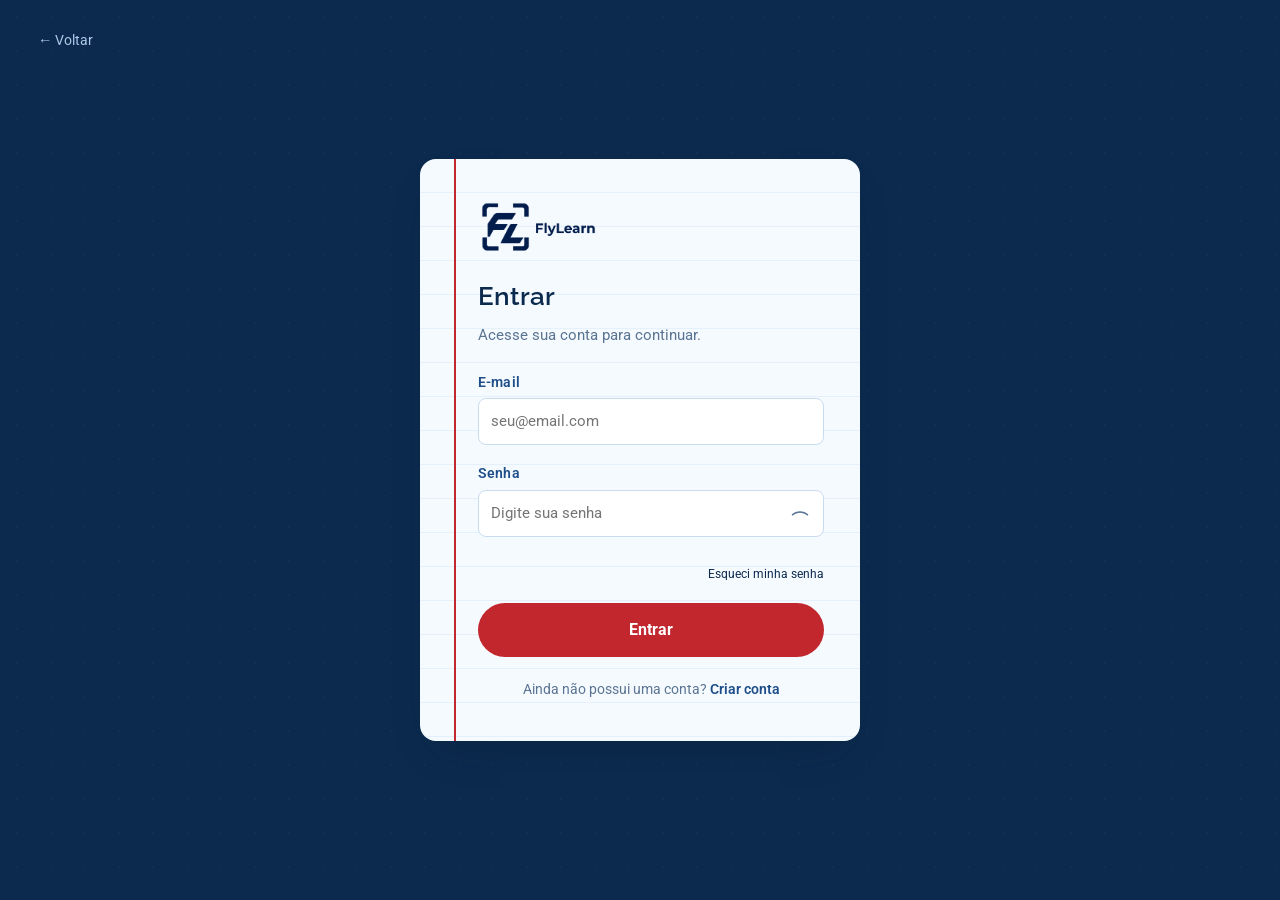
<file: gerador.html>
<!DOCTYPE html>
<html lang="pt-BR">
<head>
  <meta charset="UTF-8">
  <meta name="viewport" content="width=device-width, initial-scale=1.0">
  <title>Montar prova — FlyLearn</title>
  <link rel="preconnect" href="https://fonts.googleapis.com">
  <link rel="icon" type="image/png" sizes="32x32" href="img/favicon-32.png">
<link rel="icon" href="favicon.ico">
<link rel="apple-touch-icon" href="img/apple-touch-icon.png">
<link rel="stylesheet" href="styles.css">
  <script src="auth.js"></script>
  <script src="app.js"></script>
</head>
<body>
  <div class="app-shell">
    <aside class="sidebar">
      <a class="nav-brand" href="dashboard.html"><img class="logo-mark" src="img/logo-icone-branco.png" alt="" width="32" height="32">FlyLearn</a>
      <nav aria-label="Principal">
        <a href="dashboard.html"><span class="ic">🏠</span>Painel</a>
        <a href="turmas.html"><span class="ic">👥</span>Turmas e alunos</a>
        <a href="materias.html"><span class="ic">🗂️</span>Matérias</a>
        <a href="questoes.html"><span class="ic">❓</span>Banco de questões</a>
        <a href="gerador.html" class="active" aria-current="page"><span class="ic">✏️</span>Montar prova</a>
        <a href="biblioteca.html"><span class="ic">📚</span>Minhas provas</a>
        <a href="correcao.html"><span class="ic">🧾</span>Aplicações e correção</a>
        <a href="perfil.html"><span class="ic">⚙️</span>Perfil</a>
      </nav>
      <div class="sidebar-foot">
        <a href="index.html"><span class="ic">↩</span>Sair</a>
      </div>
    </aside>

    <main class="main">
      <div class="topbar">
        <div>
          <h1 id="h1">Montar prova</h1>
          <div class="topbar-sub" id="sub">Dê um nome à prova, escolha as questões e gere versões com a ordem embaralhada.</div>
        </div>
        <div class="avatar" title="Professora">P</div>
      </div>

      <div class="content">
        <div class="panel">
          <h2>1. Dados da prova</h2>
          <p class="sub">Tabela <b>prova</b>: nome, matéria e descrição.</p>
          <div class="form-grid">
            <div class="field">
              <label for="pn">Nome da prova</label>
              <input type="text" id="pn" maxlength="150" placeholder="Ex.: Frações — soma e subtração">
            </div>
            <div class="field">
              <label for="pm">Matéria</label>
              <select id="pm"></select>
            </div>
            <div class="field full">
              <label for="pd">Descrição</label>
              <input type="text" id="pd" maxlength="255" placeholder="Opcional">
            </div>
            <div class="field" id="nqf">
              <label for="nq">Quantidade de questões</label>
              <select id="nq">
                <option value="10">10 questões</option>
                <option value="20">20 questões</option>
              </select>
              <span class="hint">A prova terá exatamente 10 ou 20 questões.</span>
            </div>
          </div>
        </div>

        <div class="panel" id="qpanel">
          <h2>2. Questões da prova</h2>
          <p class="sub">Marque exatamente a quantidade escolhida acima, ou use <b>Sortear</b>. Só aparecem questões <b>ativas</b> da matéria (tabela <b>prova_questao</b>).</p>
          <div class="sel-bar">
            <span id="selcount" class="tag tag-blue"></span>
            <span id="pesototal" class="tag"></span>
            <span>
              <button type="button" class="btn-small" id="rnd">🎲 Sortear questões</button>
              <button type="button" class="btn-small" id="none">Limpar</button>
            </span>
          </div>
          <p class="sub">A coluna <b>Peso</b> é o valor em pontos de cada questão nesta prova — a soma de todas precisa ser exatamente <b>10</b>. É um valor só desta prova: toda prova nova começa com os pesos em branco.</p>
          <div class="table-wrap">
            <table class="aluno-table">
              <thead>
                <tr>
                  <th></th>
                  <th>Enunciado</th>
                  <th>Alternativas</th>
                  <th>Peso</th>
                </tr>
              </thead>
              <tbody id="qlist"></tbody>
            </table>
          </div>
        </div>

        <div class="panel">
          <h2 id="t3">3. Versões</h2>
          <p class="sub">
            Uma <b>versão</b> é uma cópia da mesma prova com a ordem alterada. Alunos sentados lado a lado
            recebem versões diferentes, o que dificulta a cola. Cada versão tem seu próprio
            <b>código</b> e seu próprio <b>gabarito</b>.
          </p>

          <div class="form-grid">
            <div class="field">
              <label for="nv">Quantas versões gerar?</label>
              <input type="number" id="nv" value="2" min="1" max="4">
              <span class="hint">
                De 1 a 4. Exemplo: numa turma de 30 alunos, gere 3 versões.
                Cada versão fica com 10 alunos.
              </span>
            </div>

            <div class="field">
              <label>O que deve mudar de uma versão para outra?</label>

              <label class="chk">
                <input type="checkbox" id="eq" checked> Ordem das questões
              </label>
              <span class="hint">Exemplo: a questão 1 da versão A pode ser a questão 5 da versão B.</span>

              <label class="chk">
                <input type="checkbox" id="ea"> 🎲 Ordem das alternativas
              </label>
              <span class="hint">As opções A, B, C… são sorteadas em cada versão. O gabarito de cada versão é ajustado automaticamente.</span>
            </div>
          </div>

          <p class="sub">
            <b>Como funciona:</b> ao clicar em "Gerar prova", criamos as versões A, B, C… com o código e o
            gabarito de cada uma. Depois você imprime as provas, os gabaritos e as folhas de resposta.
            Se marcar as duas opções, cada versão muda a ordem das questões e das alternativas.
            Se não marcar nenhuma, as versões ficam idênticas e só o código muda.
          </p>

          <div class="error-box" id="err"></div>
          <div class="form-actions">
            <button type="button" class="btn-generate" id="go">✏️ Gerar prova</button>
          </div>
        </div>

        <div class="panel" id="result" style="display:none"></div>
      </div>
    </main>
  </div>
 
  <script>
    /* prova: id, professor_id, materia_id, nome, descricao, created_at, updated_at
       versao_prova: id, prova_id, uuid, codigo, created_at
       prova_questao: versao_prova_id, questao_id, ordem | gabarito: versao_prova_id, prova_questao_id, alternativa_id
       Agora conversando direto com o backend (Django). API_BASE/PROF/api() vêm do app.js. */
    const pid = +new URLSearchParams(location.search).get('prova') || 0;
    let P = null, materias = [], mat = 0, sel = new Set(), questoesPool = [], itensReadonly = [], pesos = {};
    const NQ = () => P ? itensReadonly.length : +$('#nq').value;

    function somaPesos() {
      const total = P
        ? itensReadonly.reduce((s, it) => s + (parseFloat(it.peso) || 0), 0)
        : [...sel].reduce((s, id) => s + (parseFloat(pesos[id]) || 0), 0);
      return Math.round(total * 100) / 100;
    }

    function atualizarTagPeso() {
      const total = somaPesos();
      const tag = $('#pesototal');
      if (!tag) return;
      tag.textContent = 'Soma dos pesos: ' + total.toLocaleString('pt-BR') + ' / 10';
      tag.className = 'tag ' + (total === 10 ? 'tag-green' : 'tag-red');
    }

    // Atualiza só o peso digitado e o total, sem redesenhar a tabela (evita perder o foco do campo).
    function setPeso(id, v) {
      const n = parseFloat(String(v).replace(',', '.'));
      pesos[id] = isNaN(n) ? 0 : n;
      atualizarTagPeso();
    }

    async function carregarQuestoesMat() {
      questoesPool = mat ? await api('/questoes/?materia_id=' + mat + '&ativo=1', {}) : [];
    }

    async function init() {
      materias = await api('/materias/', {});
      $('#pm').innerHTML = materias.map(m => `<option value="${m.id}">${esc(m.nome)}</option>`).join('') || '<option value="">Cadastre uma matéria primeiro</option>';

      if (pid) {
        P = await api('/provas/' + pid + '/', {});
        mat = P.materia_id;
        $('#pm').value = mat;
        $('#h1').textContent = 'Nova versão de "' + P.nome + '"';
        $('#sub').textContent = 'A prova já existe: escolha quantas versões novas deseja gerar.';
        $('#pn').value = P.nome;
        $('#pd').value = P.descricao || '';
        ['pn', 'pm', 'pd'].forEach(x => $('#' + x).disabled = true);
        $('#qpanel h2').textContent = '2. Questões da prova';
        $('#t3').textContent = '3. Novas versões';
        $('#nv').value = 1;
        $('#rnd').style.display = $('#none').style.display = $('#nqf').style.display = 'none';

        const ultima = P.versoes && P.versoes.length ? P.versoes[P.versoes.length - 1] : null;
        const completa = ultima ? await api('/versoes/' + ultima.id + '/completa/', {}) : { itens: [] };
        itensReadonly = completa.itens;
        sel = new Set(itensReadonly.map(it => it.ordem));
      } else {
        mat = materias[0]?.id || 0;
        $('#pm').value = mat;
        await carregarQuestoesMat();
        sel = new Set(questoesPool.slice(0, NQ()).map(q => q.id));
      }
      drawQ();
    }

    function drawQ() {
      const qs = P
        ? itensReadonly.map(it => ({ id: it.ordem, enunciado: it.enunciado, n: it.alternativas.length, peso: it.peso }))
        : questoesPool.map(q => ({ id: q.id, enunciado: q.enunciado, n: q.alts.length, peso: pesos[q.id] }));

      $('#qlist').innerHTML = qs.map(q => `
        <tr>
          <td class="c">
            <input type="checkbox" ${sel.has(q.id) ? 'checked' : ''} ${P || (!sel.has(q.id) && sel.size >= NQ()) ? 'disabled' : ''} onchange="tg(${q.id},this.checked)" aria-label="Incluir questão ${q.id}">
          </td>
          <td>${esc(q.enunciado)}</td>
          <td>${q.n}</td>
          <td class="c">
            <input type="number" step="0.1" min="0" style="width:72px;text-align:center" value="${q.peso != null ? q.peso : ''}" ${P ? 'disabled' : ''} oninput="setPeso(${q.id},this.value)" aria-label="Peso da questão ${q.id}">
          </td>
        </tr>
      `).join('') || '<tr><td colspan="4" class="aluno-empty">Nenhuma questão ativa nesta matéria. Cadastre em <a href="questoes.html">Banco de questões</a>.</td></tr>';

      $('#selcount').textContent = sel.size + ' de ' + NQ() + ' selecionadas · ' + qs.length + ' ativas na matéria';
      atualizarTagPeso();
    }

    function tg(i, on) {
      on ? sel.add(i) : sel.delete(i);
      if (!on) delete pesos[i];
      drawQ();
    }

    $('#pm').onchange = async () => {
      mat = +$('#pm').value;
      await carregarQuestoesMat();
      sel = new Set(questoesPool.slice(0, NQ()).map(q => q.id));
      pesos = {};
      drawQ();
    };

    $('#nq').onchange = () => {
      // mantém as já marcadas (até o limite) e completa com as próximas até atingir a quantidade escolhida
      const n = NQ();
      const nova = new Set([...sel].slice(0, n));
      for (const q of questoesPool) {
        if (nova.size >= n) break;
        nova.add(q.id);
      }
      sel = nova;
      drawQ();
    };

    $('#rnd').onclick = () => {
      sel = new Set(shuffle(questoesPool).slice(0, NQ()).map(q => q.id));
      pesos = {};
      drawQ();
    };

    $('#none').onclick = () => {
      sel = new Set();
      pesos = {};
      drawQ();
    };

    $('#go').onclick = async () => {
      const err = $('#err');
      const fail = t => { err.textContent = t; err.classList.add('show'); };
      const n = +$('#nv').value;

      err.classList.remove('show');
      if (!P && !$('#pn').value.trim()) return fail('Dê um nome à prova.');
      if (!P && !mat) return fail('Cadastre uma matéria antes.');
      if (!P && questoesPool.length < NQ()) return fail('A matéria tem só ' + questoesPool.length + ' questões ativas; para uma prova de ' + NQ() + ' cadastre mais no Banco de questões.');
      if (!P && sel.size != NQ()) return fail('Escolha exatamente ' + NQ() + ' questões (você marcou ' + sel.size + ').');
      if (!sel.size) return fail('Escolha pelo menos uma questão.');
      if (!P && somaPesos() !== 10) return fail('A soma dos pesos das questões deve ser exatamente 10 pontos (está em ' + somaPesos().toLocaleString('pt-BR') + ').');
      if (!P && [...sel].some(id => !(pesos[id] > 0))) return fail('O peso de cada questão deve ser maior que zero.');
      if (!Number.isInteger(n) || n < 1 || n > 4) {
        return fail('Informe uma quantidade entre 1 e 4 versões.');
      }

      const btn = $('#go');
      btn.disabled = true;

      try {
        let nome, versoesCriadas;
        if (!P) {
          const resp = await api('/provas/', {
            method: 'POST',
            body: JSON.stringify({
              materia_id: mat,
              nome: $('#pn').value.trim(),
              descricao: $('#pd').value.trim(),
              qids: [...sel],
              pesos: Object.fromEntries([...sel].map(id => [id, pesos[id] || 0])),
              n_versoes: n,
              embaralhar_questoes: $('#eq').checked,
              embaralhar_alternativas: $('#ea').checked
            })
          });
          nome = resp.nome;
          versoesCriadas = resp.versoes;
        } else {
          versoesCriadas = await api('/provas/' + pid + '/versoes/', {
            method: 'POST',
            body: JSON.stringify({
              n_versoes: n,
              embaralhar_questoes: $('#eq').checked,
              embaralhar_alternativas: $('#ea').checked
            })
          });
          nome = P.nome;
        }
        await show(nome, versoesCriadas);
      } catch (ex) {
        fail(ex.message);
      } finally {
        btn.disabled = false;
      }
    };

    async function show(nome, vs) {
      const r = $('#result');
      r.style.display = '';
      const ids = vs.map(v => v.id);
      const completas = await Promise.all(vs.map(v => api('/versoes/' + v.id + '/completa/', {})));

      r.innerHTML = `
        <h2>✅ Prova "${esc(nome)}" pronta</h2>
        <p class="sub">${vs.length == 1 ? '1 versão gerada' : vs.length + ' versões geradas'}. Ao clicar em imprimir, escolha <b>Salvar como PDF</b> em "Destino".</p>
        <div class="form-actions" style="justify-content:flex-start;margin:0 0 14px">
          <button type="button" class="btn-generate" onclick="imprimirVersoesProvaApi([${ids}],'${esc(nome)}')">🖨 Provas (PDF)</button>
          <button type="button" class="btn-small" onclick="imprimirGabaritosProvaApi([${ids}],'${esc(nome)}')">🖨 Gabaritos (PDF)</button>
          <button type="button" class="btn-small" onclick="imprimirFolhasRespostasApi([${ids}],'${esc(nome)}')">🖨 Folhas de resposta (QR)</button>
        </div>
        <div class="table-wrap">
          <table class="aluno-table">
            <thead>
              <tr>
                <th>Código</th>
                <th>Gabarito</th>
                <th>Arquivos para imprimir</th>
              </tr>
            </thead>
            <tbody>
              ${completas.map(v => `
                <tr>
                  <td><b>${v.codigo}</b><br><span class="code">${v.uuid.slice(0, 8)}…</span></td>
                  <td>${v.itens.map(it => it.ordem + (it.correta_letra || '—')).join(' · ')}</td>
                  <td class="actions">
                    <button type="button" class="btn-small" onclick="imprimirVersoesProvaApi([${v.id}],'${esc(nome)}')">🖨 Prova</button>
                    <button type="button" class="btn-small" onclick="imprimirGabaritosProvaApi([${v.id}],'${esc(nome)}')">🖨 Gabarito</button>
                    <button type="button" class="btn-small" onclick="imprimirFolhasRespostasApi([${v.id}],'${esc(nome)}')">🖨 Folha de respostas (QR)</button>
                  </td>
                </tr>
              `).join('')}
            </tbody>
          </table>
        </div>
        <div class="form-actions">
          <a class="btn-small" href="gerador.html">Montar outra prova</a>
          <a class="btn-small" href="biblioteca.html">Ver em Minhas provas</a>
        </div>
      `;
      r.scrollIntoView({ behavior: 'smooth' });
    }

    init();
  </script>
</body>
</html>
</file>
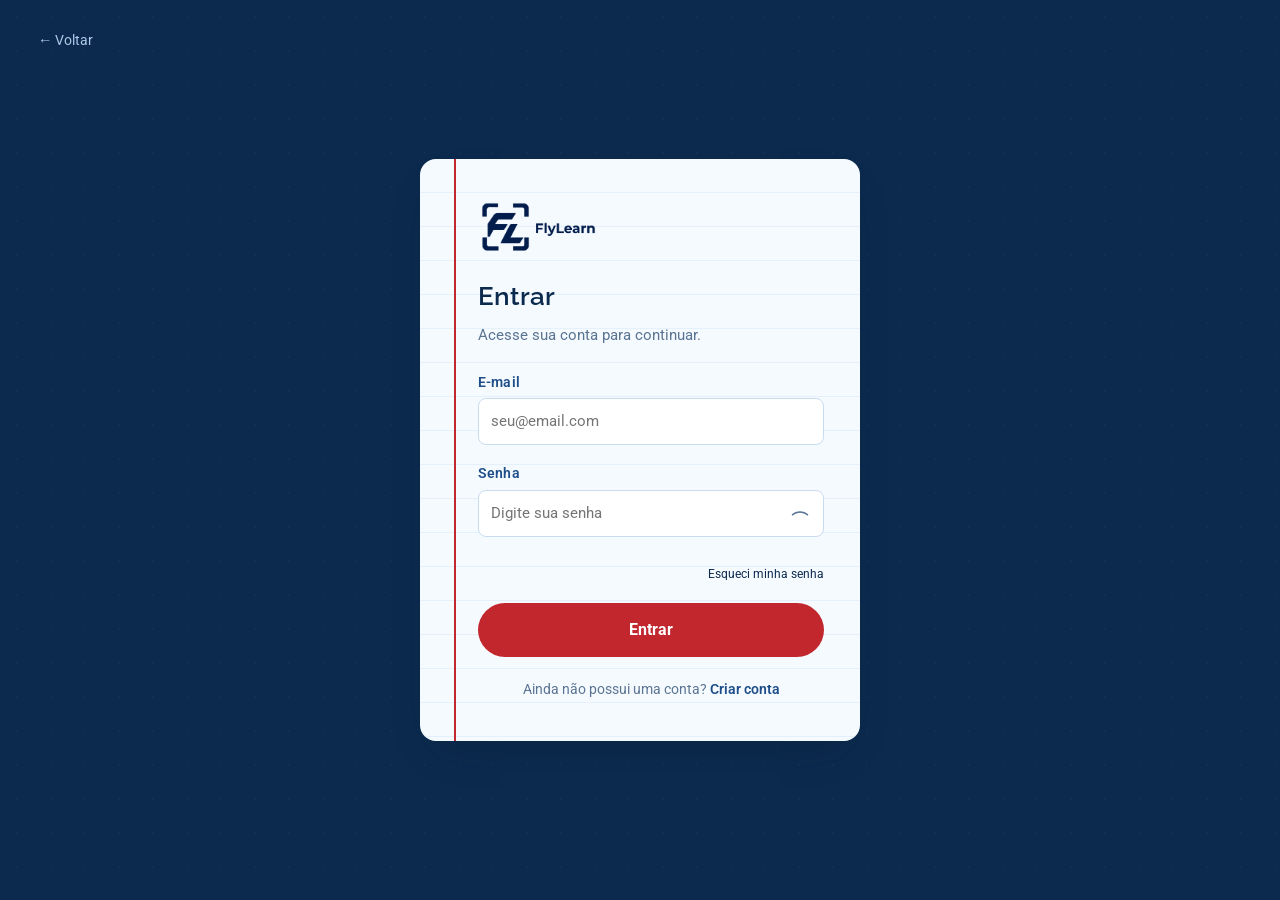
<file: login.html>
<!DOCTYPE html>
<html lang="pt-BR">

<head>
    <meta charset="UTF-8">
    <meta name="viewport" content="width=device-width, initial-scale=1.0">
    <title>Entrar — FlyLearn</title>
    <link rel="icon" type="image/png" sizes="32x32" href="img/favicon-32.png">
<link rel="icon" href="favicon.ico">
<link rel="apple-touch-icon" href="img/apple-touch-icon.png">
<link rel="stylesheet" href="styles.css">
</head>

<body>
    <main class="auth-wrap">
        <div class="chalk-dust"></div>
        <a href="index.html" class="auth-back">← Voltar</a>
        <section class="auth-card">
            <div class="auth-brand"><img class="logo-full" src="img/logo-completo.png" alt="FlyLearn" height="56"></div>
            <h1>Entrar</h1>
            <p class="sub">Acesse sua conta para continuar.</p>
            <form id="loginForm">
                <div class="auth-fields">
                    <div class="field">
                        <label for="email">E-mail</label>
                        <input type="email" id="email" name="email" placeholder="seu@email.com" autocomplete="off" required>
                    </div>
                    <div class="field">
                        <label for="password">Senha</label>
                        <div class="pw-wrap">
                            <input type="password" id="password" name="password" placeholder="Digite sua senha" autocomplete="new-password" required>
                            <button type="button" class="pw-toggle" data-alvo="password" aria-label="Mostrar senha" aria-pressed="false"></button>
                        </div>
                    </div>
                    <div style="text-align: right; margin-top: 6px;">
                        <a href="recup_senha.html" style="font-size: 12px;">Esqueci minha senha</a>
                    </div>
                </div>
                <div class="form-actions form-actions-full form-actions-login">
                    <button type="submit" class="btn-generate">Entrar</button>
                </div>
            </form>
            <div class="auth-foot">
                Ainda não possui uma conta?
                <a href="cadastro.html">Criar conta</a>
            </div>
        </section>
    </main>
    <script src="app.js"></script>
    <script>
        const API = window.FLYLEARN_API || (
            ['localhost', '127.0.0.1'].includes(location.hostname)
                ? 'http://127.0.0.1:8000'
                : '/api'
        );

        document.getElementById('loginForm').addEventListener('submit', async function name(e) {
            e.preventDefault();
            const bnt = this.querySelector('button[type=submit]');
            bnt.disabled = true;
            bnt.textContent = 'Entrando ... ';
            try{
                const r= await fetch(API + '/login/',{
                    method: 'POST',
                    credentials: 'include',
                    headers:{'Content-Type':'application/json'},
                    body: JSON.stringify({
                        email:document.getElementById('email').value,
                        senha: document.getElementById('password').value
                    })
                });
            const dados = await r.json().catch(()=>({}));
            if(!r.ok){toast(dados.erro || 'Não foi possível entrar.'); return;}
            localStorage.setItem('flylearn_user', JSON.stringify(dados));
            window.location.href= 'dashboard.html'
            } catch (err){
                toast('Opss! Algo de errado aconteceu, tente novamente em instantes!');
            } finally{
                bnt.disabled = false;
                bnt.textContent = 'Entrar';
            }
        });
    </script>
    <script>
        function atualizarIconeSenha(button, mostrar) {
            button.innerHTML = mostrar
                ? '<svg class="eye-icon" viewBox="0 0 24 24" aria-hidden="true"><path d="M2.5 12s3.5-6 9.5-6 9.5 6 9.5 6-3.5 6-9.5 6-9.5-6-9.5-6Z"></path><circle cx="12" cy="12" r="2.5"></circle></svg>'
                : '<svg class="eye-icon" viewBox="0 0 24 24" aria-hidden="true"><path d="M3 13c2.5-2.5 5.5-3.5 9-3.5s6.5 1 9 3.5"></path></svg>';
        }

        document.querySelectorAll('.pw-toggle').forEach(function (button) {
            atualizarIconeSenha(button, false);
            button.addEventListener('click', function () {
                const input = document.getElementById(button.dataset.alvo);
                const mostrar = input.type === 'password';
                input.type = mostrar ? 'text' : 'password';
                button.setAttribute('aria-label', mostrar ? 'Ocultar senha' : 'Mostrar senha');
                button.setAttribute('aria-pressed', String(mostrar));
                atualizarIconeSenha(button, mostrar);
            });
        });
    </script>
</body>

</html>
</file>
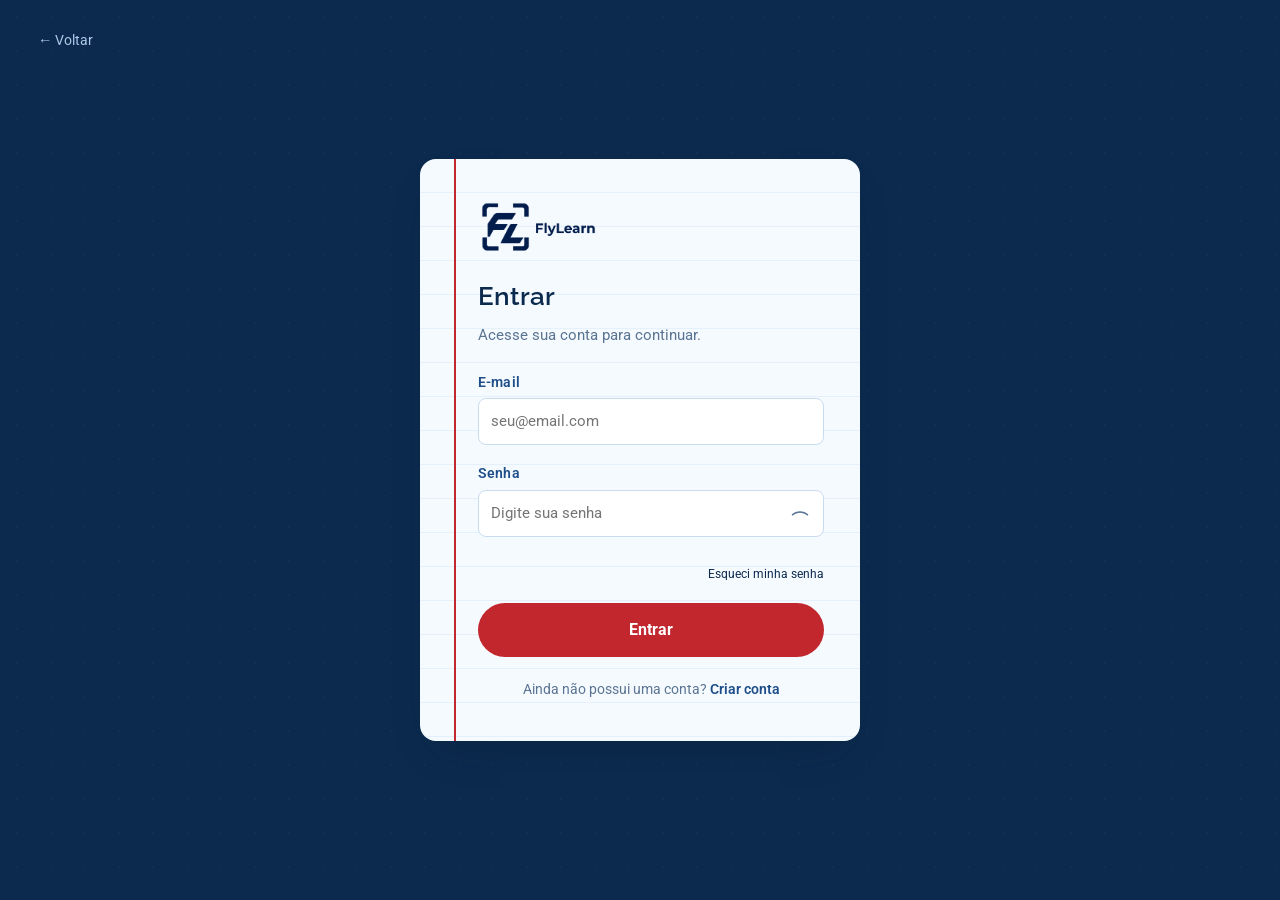
<file: materias.html>
<!DOCTYPE html>
<html lang="pt-BR">
<head>
  <meta charset="UTF-8">
  <meta name="viewport" content="width=device-width, initial-scale=1.0">
  <title>Matérias — FlyLearn</title>
  <link rel="preconnect" href="https://fonts.googleapis.com">
  <link rel="icon" type="image/png" sizes="32x32" href="img/favicon-32.png">
<link rel="icon" href="favicon.ico">
<link rel="apple-touch-icon" href="img/apple-touch-icon.png">
<link rel="stylesheet" href="styles.css">
  <script src="app.js"></script>
  <script src="auth.js"></script>
</head>
<body>
  <div class="app-shell">
    <aside class="sidebar">
      <a class="nav-brand" href="dashboard.html"><img class="logo-mark" src="img/logo-icone-branco.png" alt="" width="32" height="32">FlyLearn</a>
      <nav aria-label="Principal">
        <a href="dashboard.html"><span class="ic">🏠</span>Painel</a>
        <a href="turmas.html"><span class="ic">👥</span>Turmas e alunos</a>
        <a href="materias.html" class="active" aria-current="page"><span class="ic">🗂️</span>Matérias</a>
        <a href="questoes.html"><span class="ic">❓</span>Banco de questões</a>
        <a href="gerador.html"><span class="ic">✏️</span>Montar prova</a>
        <a href="biblioteca.html"><span class="ic">📚</span>Minhas provas</a>
        <a href="correcao.html"><span class="ic">🧾</span>Aplicações e correção</a>
        <a href="perfil.html"><span class="ic">⚙️</span>Perfil</a>
      </nav>
      <div class="sidebar-foot">
        <a href="index.html"><span class="ic">↩</span>Sair</a>
      </div>
    </aside>

    <main class="main">
      <div class="topbar">
        <div>
          <h1>Matérias</h1>
          <div class="topbar-sub">Cada matéria pertence a você e agrupa suas questões e provas.</div>
        </div>
        <div class="avatar" title="Professora">P</div>
      </div>

      <div class="content">
        <div class="two-col">

          <div class="panel">
            <h2 id="form-title">Nova matéria</h2>
            <p class="sub">Tabela <b>materia</b>: nome e descrição.</p>
            <div class="form-grid">
              <div class="field full">
                <label for="mn">Nome</label>
                <input type="text" id="mn" maxlength="100" placeholder="Ex.: Matemática">
              </div>
              <div class="field full">
                <label for="md">Descrição</label>
                <textarea id="md" placeholder="Ex.: Aritmética, frações e geometria"></textarea>
                <span class="hint">Opcional.</span>
              </div>
            </div>
            <div class="error-box" id="err"></div>
            <div class="form-actions">
              <button type="button" class="btn-ghost" id="cancel" style="display:none;color:var(--ink);border-color:#C9DCEF">Cancelar</button>
              <button type="button" class="btn-generate" id="save">Cadastrar matéria</button>
            </div>
          </div>

          <div class="panel">
            <div class="panel-head">
              <div>
                <h2>Minhas matérias</h2>
                <p class="sub" id="count"></p>
              </div>
              <input type="text" class="search-input" id="q" placeholder="Buscar por nome…" aria-label="Buscar matéria">
            </div>
            <div class="table-wrap">
              <table class="aluno-table">
                <thead>
                  <tr>
                    <th>Matéria</th>
                    <th>Questões ativas</th>
                    <th>Provas</th>
                    <th>Atualizada</th>
                    <th></th>
                  </tr>
                </thead>
                <tbody id="tb"></tbody>
              </table>
            </div>
          </div>

        </div>
      </div>
    </main>
  </div>


  <script>
    /* Matérias agora são gravadas no banco via API (Django). */
    let editId = null, materias = [], questoes = [], provas = [];
    const tb = $('#tb');

    async function load() {
      try {
        materias = await api('/materias/');
        questoes = await api('/questoes/');
        provas = await api('/provas/');
      } catch (e) {
        toast(e.message);
      }
      draw();
    }

    function draw() {
      const q = $('#q').value.trim().toLowerCase();
      const ms = materias.filter(m => !q || (m.nome || '').toLowerCase().includes(q));
      $('#count').textContent = ms.length + ' matéria' + (ms.length == 1 ? '' : 's');

      tb.innerHTML = ms.map(m => {
        const nq = questoes.filter(x => x.materia_id == m.id && x.ativo).length;
        const np = provas.filter(p => p.materia_id == m.id).length;

        return `<tr>
          <td>
            <b>${esc(m.nome)}</b><br>
            <span class="code">${esc(m.descricao || 'Sem descrição')}</span>
          </td>
          <td><span class="tag tag-blue">${nq}</span></td>
          <td>${np}</td>
          <td>
            ${fmt(m.updated_at || m.created_at)}<br>
            <span class="code">criada em ${fmt(m.created_at)}</span>
          </td>
          <td class="actions">
            <button class="btn-small" onclick="edit(${m.id})">Editar</button>
            <button class="btn-small" onclick="del(${m.id})">Excluir</button>
          </td>
        </tr>`;
      }).join('') || '<tr><td colspan="5">Nenhuma matéria cadastrada.</td></tr>';
    }

    function reset() {
      editId = null;
      $('#mn').value = '';
      $('#md').value = '';
      $('#form-title').textContent = 'Nova matéria';
      $('#save').textContent = 'Cadastrar matéria';
      $('#cancel').style.display = 'none';
      $('#err').classList.remove('show');
    }

    function edit(i) {
      const m = materias.find(x => x.id == i);
      editId = i;
      $('#mn').value = m.nome;
      $('#md').value = m.descricao || '';
      $('#form-title').textContent = 'Editar matéria';
      $('#save').textContent = 'Salvar alterações';
      $('#cancel').style.display = '';
      $('#mn').focus();
    }

    async function del(i) {
      const m = materias.find(x => x.id == i);
      if (questoes.some(x => x.materia_id == i) || provas.some(p => p.materia_id == i)) {
        return toast('Não é possível excluir: há questões ou provas vinculadas a esta matéria.');
      }
      if (!await confirmar('Excluir a matéria “' + m.nome + '”?')) return;

      try {
        await api('/materias/' + i + '/', { method: 'DELETE' });
        if (editId == i) reset();
        await load();
        toast('Matéria excluída com sucesso!', 'sucesso');
      } catch (e) {
        toast(e.message);
      }
    }

    $('#save').onclick = async () => {
      const nome = $('#mn').value.trim();
      const err = $('#err');

      if (!nome) {
        err.textContent = 'Informe o nome da matéria.';
        err.classList.add('show');
        return;
      }
      if (materias.some(m => m.id != editId && (m.nome || '').toLowerCase() == nome.toLowerCase())) {
        err.textContent = 'Você já tem uma matéria com esse nome.';
        err.classList.add('show');
        return;
      }

      const body = JSON.stringify({
        nome,
        descricao: $('#md').value.trim(),
        
      });

      try {
        if (editId) {
          await api('/materias/' + editId + '/', { method: 'PUT', body });
          toast('Matéria atualizada com sucesso!', 'sucesso');
        } else {
          await api('/materias/', { method: 'POST', body });
          toast('Matéria cadastrada com sucesso!', 'sucesso');
        }
        reset();
        await load();
      } catch (e) {
        err.textContent = e.message;
        err.classList.add('show');
      }
    };

    $('#cancel').onclick = reset;
    $('#q').oninput = draw;

    load();
  </script>
</body>
</html>
</file>
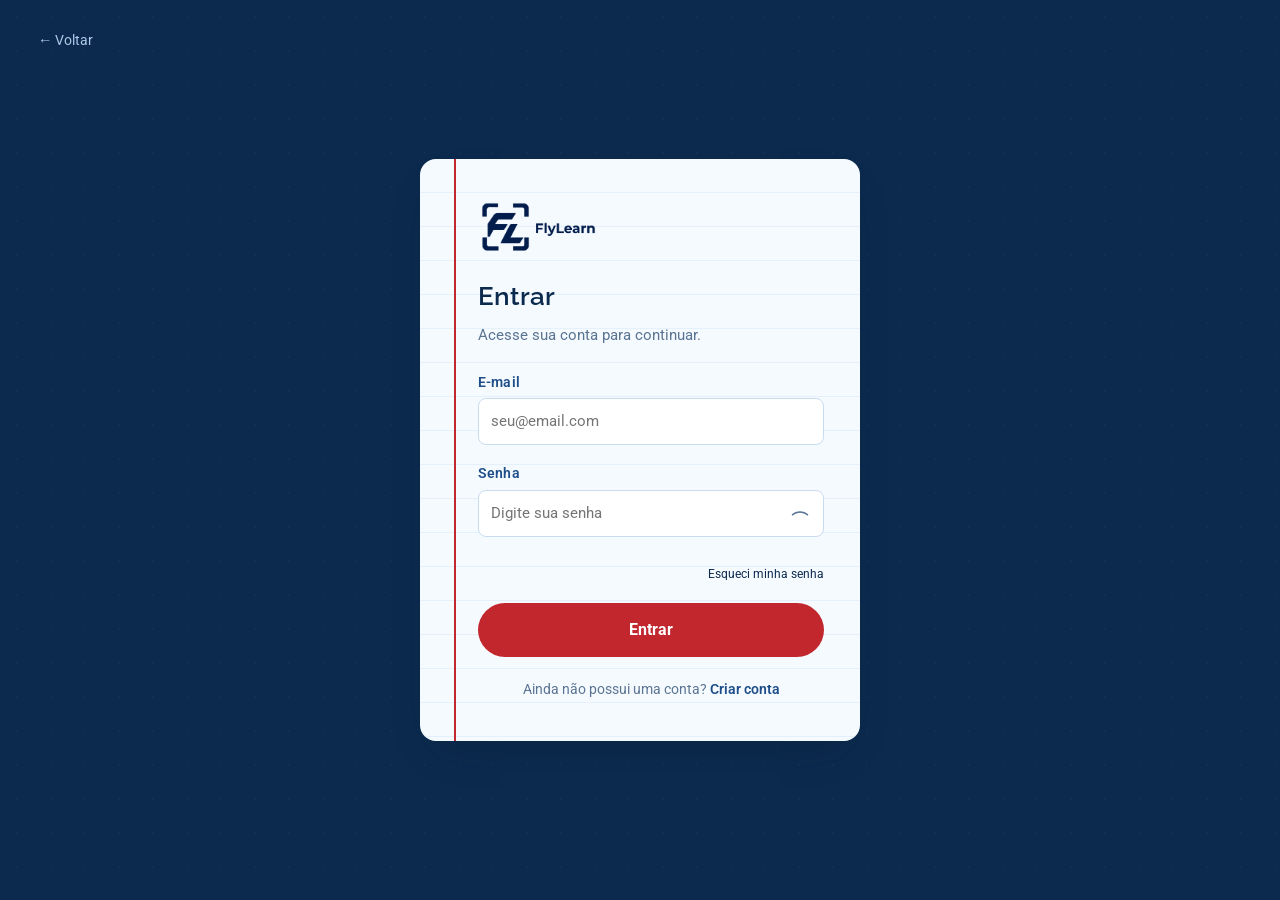
<file: perfil.html>
<!DOCTYPE html>
<html lang="pt-BR">
<head>
  <meta charset="UTF-8">
  <meta name="viewport" content="width=device-width, initial-scale=1.0">
  <title>Meu perfil — FlyLearn</title>
  <link rel="preconnect" href="https://fonts.googleapis.com">
  <link rel="icon" type="image/png" sizes="32x32" href="img/favicon-32.png">
<link rel="icon" href="favicon.ico">
<link rel="apple-touch-icon" href="img/apple-touch-icon.png">
<link rel="stylesheet" href="styles.css">
  <script src="auth.js"></script>
  <script src="app.js"></script>
  <link href="https://fonts.googleapis.com/css2?family=Fraunces:opsz,wght@9..144,500..900&family=Caveat:wght@600;700&family=Work+Sans:wght@400;500;600;700&display=swap" rel="stylesheet">
  <style>
    .perfil-hero{display:flex;align-items:center;gap:22px;flex-wrap:wrap}
    .perfil-avatar{width:84px;height:84px;border-radius:50%;background:var(--ink-blue);color:#fff;
      display:flex;align-items:center;justify-content:center;font-size:2rem;font-weight:700;
      font-family:'Raleway',sans-serif;flex-shrink:0;letter-spacing:.02em}
    .perfil-info{flex:1;min-width:200px}
    .perfil-info h2{margin:0 0 4px;font-size:1.4rem}
    .perfil-info .perfil-email{color:var(--ink-light);font-size:.95rem;word-break:break-all}
    .perfil-info .perfil-meta{display:flex;gap:10px;align-items:center;flex-wrap:wrap;margin-top:10px;
      font-size:.84rem;color:var(--ink-light)}
    .perfil-stats{margin:24px 0}
    .perfil-stats .stat-grid{margin-bottom:0}
    .perfil-section{margin-bottom:24px}
    .pw-wrap{position:relative}
    .pw-wrap input{width:100%;padding-right:46px;box-sizing:border-box}
    .pw-toggle{position:absolute;right:6px;top:50%;transform:translateY(-50%);border:0;background:none;
      cursor:pointer;font-size:1rem;padding:6px 8px;color:var(--ink-light)}
    .pw-toggle:hover{color:var(--ink-blue)}
    .field-error{color:var(--red);font-size:.78rem;min-height:1em}
    .perfil-vazio{color:var(--ink-light);font-size:.9rem;padding:8px 0}
    .perfil-danger{display:flex;justify-content:space-between;align-items:center;gap:16px;flex-wrap:wrap}
    .perfil-danger p{margin:0;color:var(--ink-light);font-size:.9rem}
    .skeleton{opacity:.45}
    @media (max-width:560px){
      .perfil-hero{flex-direction:column;align-items:flex-start}
    }
  </style>
</head>
<body>
  <div class="app-shell">
    <aside class="sidebar">
      <a class="nav-brand" href="dashboard.html"><img class="logo-mark" src="img/logo-icone-branco.png" alt="" width="32" height="32">FlyLearn</a>
      <nav aria-label="Principal">
        <a href="dashboard.html"><span class="ic">🏠</span>Painel</a>
        <a href="turmas.html"><span class="ic">👥</span>Turmas e alunos</a>
        <a href="materias.html"><span class="ic">🗂️</span>Matérias</a>
        <a href="questoes.html"><span class="ic">❓</span>Banco de questões</a>
        <a href="gerador.html"><span class="ic">✏️</span>Montar prova</a>
        <a href="biblioteca.html"><span class="ic">📚</span>Minhas provas</a>
        <a href="correcao.html"><span class="ic">🧾</span>Aplicações e correção</a>
        <a class="active" href="perfil.html" aria-current="page"><span class="ic">⚙️</span>Perfil</a>
      </nav>
      <div class="sidebar-foot">
        <a href="index.html"><span class="ic">↩</span>Sair</a>
      </div>
    </aside>

    <main class="main">
      <div class="topbar">
        <div>
          <h1>Meu perfil</h1>
          <div class="topbar-sub">Gerencie seus dados de acesso e acompanhe o resumo da sua conta.</div>
        </div>
        <div class="avatar" id="topo-avatar" title="Meu perfil">P</div>
      </div>

      <div class="content">

        <!-- Cabeçalho do perfil -->
        <div class="panel">
          <div class="perfil-hero">
            <div class="perfil-avatar" id="perfil-avatar" aria-hidden="true">P</div>
            <div class="perfil-info">
              <h2 id="perfil-nome">Carregando…</h2>
              <div class="perfil-email" id="perfil-email"></div>
              <div class="perfil-meta">
                <span class="tag tag-green" id="perfil-status">Conta ativa</span>
                <span id="perfil-desde"></span>
              </div>
            </div>
            <a class="btn-small" href="correcao.html?status=aplicada" id="perfil-pendentes" hidden></a>
          </div>
        </div>

        <!-- Resumo (dados reais vindos da API, filtrados pelo professor logado) -->
        <div class="perfil-stats">
          <div class="stat-grid" id="perfil-stats">
            <div class="stat-card"><div class="stat-num" data-s="turmas">—</div><div class="stat-label">Turmas</div><div class="stat-hint" data-h="turmas"></div></div>
            <div class="stat-card"><div class="stat-num" data-s="alunos">—</div><div class="stat-label">Alunos</div><div class="stat-hint">em todas as turmas</div></div>
            <div class="stat-card"><div class="stat-num" data-s="materias">—</div><div class="stat-label">Matérias</div><div class="stat-hint">cadastradas</div></div>
            <div class="stat-card"><div class="stat-num" data-s="provas">—</div><div class="stat-label">Provas criadas</div><div class="stat-hint" data-h="versoes"></div></div>
          </div>
        </div>

        <div class="two-col perfil-section">
          <!-- Dados pessoais -->
          <div class="panel">
            <h2>Dados pessoais</h2>
            <p class="sub">Atualize seu nome e e-mail de acesso.</p>
            <form id="form-dados" novalidate>
              <div class="form-grid">
                <div class="field full">
                  <label for="p-nome">Nome completo</label>
                  <input type="text" id="p-nome" name="nome" maxlength="150" autocomplete="name" required>
                  <span class="field-error" data-erro="nome"></span>
                </div>
                <div class="field full">
                  <label for="p-email">E-mail</label>
                  <input type="email" id="p-email" name="email" autocomplete="email" required>
                  <span class="field-error" data-erro="email"></span>
                </div>
                <div class="field full" id="wrap-senha-atual" hidden>
                  <label for="p-senha-confirma">Senha atual</label>
                  <div class="pw-wrap">
                    <input type="password" id="p-senha-confirma" name="senha_atual" autocomplete="current-password" placeholder="Necessária para trocar o e-mail">
                    <button type="button" class="pw-toggle" data-alvo="p-senha-confirma" aria-label="Mostrar senha" aria-pressed="false"></button>
                  </div>
                  <span class="hint">Por segurança, confirme sua senha para alterar o e-mail.</span>
                  <span class="field-error" data-erro="senha_atual"></span>
                </div>
              </div>
              <div class="form-actions">
                <button type="button" class="btn-small" id="btn-desfazer-dados">Desfazer</button>
                <button type="submit" class="btn-generate" id="btn-salvar-dados">Salvar alterações</button>
              </div>
            </form>
          </div>

          <!-- Senha -->
          <div class="panel">
            <h2>Alterar senha</h2>
            <p class="sub">Use pelo menos 6 caracteres.</p>
            <form id="form-senha" novalidate>
              <div class="form-grid">
                <div class="field full">
                  <label for="s-atual">Senha atual</label>
                  <div class="pw-wrap">
                    <input type="password" id="s-atual" autocomplete="current-password" required>
                    <button type="button" class="pw-toggle" data-alvo="s-atual" aria-label="Mostrar senha" aria-pressed="false"></button>
                  </div>
                  <span class="field-error" data-erro="senha_atual"></span>
                </div>
                <div class="field full">
                  <label for="s-nova">Nova senha</label>
                  <div class="pw-wrap">
                    <input type="password" id="s-nova" autocomplete="new-password" minlength="6" required>
                    <button type="button" class="pw-toggle" data-alvo="s-nova" aria-label="Mostrar senha" aria-pressed="false"></button>
                  </div>
                  <span class="field-error" data-erro="nova_senha"></span>
                </div>
                <div class="field full">
                  <label for="s-confirma">Confirmar nova senha</label>
                  <div class="pw-wrap">
                    <input type="password" id="s-confirma" autocomplete="new-password" required>
                    <button type="button" class="pw-toggle" data-alvo="s-confirma" aria-label="Mostrar senha" aria-pressed="false"></button>
                  </div>
                  <span class="field-error" data-erro="confirma"></span>
                </div>
              </div>
              <div class="form-actions">
                <button type="reset" class="btn-small">Limpar</button>
                <button type="submit" class="btn-generate" id="btn-salvar-senha">Atualizar senha</button>
              </div>
            </form>
          </div>
        </div>

        <!-- Turmas e matérias -->
        <div class="two-col perfil-section">
          <div class="panel">
            <div class="panel-head">
              <div><h2>Minhas turmas</h2><p class="sub">Ano, disciplina e alunos.</p></div>
              <a class="panel-link" href="turmas.html">Gerenciar</a>
            </div>
            <div class="mini-list" id="perfil-turmas"><div class="perfil-vazio skeleton">Carregando…</div></div>
          </div>
          <div class="panel">
            <div class="panel-head">
              <div><h2>Minhas matérias</h2><p class="sub">Disciplinas com banco de questões.</p></div>
              <a class="panel-link" href="materias.html">Gerenciar</a>
            </div>
            <div class="mini-list" id="perfil-materias"><div class="perfil-vazio skeleton">Carregando…</div></div>
          </div>
        </div>

        <!-- Sair -->
        <div class="panel">
          <div class="perfil-danger">
            <div>
              <h2 style="margin-bottom:4px">Sessão</h2>
              <p>Encerre sua sessão neste navegador.</p>
            </div>
            <button type="button" class="btn-danger-ghost" id="btn-sair">Sair da conta</button>
          </div>
        </div>

      </div>
    </main>
  </div>

<script>
(function () {
  const $id = x => document.getElementById(x);
  let user = {};
  try { user = JSON.parse(localStorage.getItem('flylearn_user')) || {}; } catch (e) {}
  const PID = user.id;
  let original = { nome: user.nome || '', email: user.email || '' };

  const iniciais = nome => {
    const p = String(nome || '').trim().split(/\s+/).filter(Boolean);
    if (!p.length) return 'P';
    return (p[0][0] + (p.length > 1 ? p[p.length - 1][0] : '')).toUpperCase();
  };

  function pintarCabecalho(u) {
    const ini = iniciais(u.nome);
    $id('perfil-avatar').textContent = ini;
    $id('topo-avatar').textContent = ini[0];
    $id('perfil-nome').textContent = u.nome || 'Professor(a)';
    $id('perfil-email').textContent = u.email || '';
    const ativo = u.ativo !== false;
    const st = $id('perfil-status');
    st.textContent = ativo ? 'Conta ativa' : 'Conta desativada';
    st.className = 'tag ' + (ativo ? 'tag-green' : 'tag-red');
    if (u.created_at) {
      const d = new Date(u.created_at);
      if (!isNaN(d)) $id('perfil-desde').textContent = 'Membro desde ' +
        d.toLocaleDateString('pt-BR', { month: 'long', year: 'numeric' });
    }
  }

  function preencherForm(u) {
    $id('p-nome').value = u.nome || '';
    $id('p-email').value = u.email || '';
    $id('p-senha-confirma').value = '';
    $id('wrap-senha-atual').hidden = true;
    limparErros();
  }

  function limparErros() {
    document.querySelectorAll('.field-error').forEach(e => e.textContent = '');
  }
  function erroCampo(form, campo, msg) {
    const el = form.querySelector('[data-erro="' + campo + '"]');
    if (el) el.textContent = msg;
  }

  // Salva o professor atualizado na sessão (mantém o que o login já guardou)
  function atualizarSessao(novo) {
    user = Object.assign({}, user, novo);
    try { localStorage.setItem('flylearn_user', JSON.stringify(user)); } catch (e) {}
    original = { nome: user.nome || '', email: user.email || '' };
  }

  // ---- Mostrar/ocultar senha
  function atualizarIconeSenha(button, mostrar) {
    button.innerHTML = mostrar
      ? '<svg class="eye-icon" viewBox="0 0 24 24" aria-hidden="true"><path d="M2.5 12s3.5-6 9.5-6 9.5 6 9.5 6-3.5 6-9.5 6-9.5-6-9.5-6Z"></path><circle cx="12" cy="12" r="2.5"></circle></svg>'
      : '<svg class="eye-icon" viewBox="0 0 24 24" aria-hidden="true"><path d="M3 13c2.5-2.5 5.5-3.5 9-3.5s6.5 1 9 3.5"></path></svg>';
  }

  document.querySelectorAll('.pw-toggle').forEach(b => {
    atualizarIconeSenha(b, false);
    b.addEventListener('click', () => {
      const i = $id(b.dataset.alvo);
      const mostrar = i.type === 'password';
      i.type = mostrar ? 'text' : 'password';
      b.setAttribute('aria-label', mostrar ? 'Ocultar senha' : 'Mostrar senha');
      b.setAttribute('aria-pressed', String(mostrar));
      atualizarIconeSenha(b, mostrar);
    });
  });

  // ---- Pede a senha atual só quando o e-mail muda
  $id('p-email').addEventListener('input', () => {
    const mudou = $id('p-email').value.trim().toLowerCase() !== String(original.email).toLowerCase();
    $id('wrap-senha-atual').hidden = !mudou;
  });

  $id('btn-desfazer-dados').addEventListener('click', () => preencherForm(original));

  // ---- Salvar dados pessoais
  $id('form-dados').addEventListener('submit', async function (e) {
    e.preventDefault();
    limparErros();
    const nome = $id('p-nome').value.trim();
    const email = $id('p-email').value.trim().toLowerCase();
    const mudouEmail = email !== String(original.email).toLowerCase();
    const senha_atual = $id('p-senha-confirma').value;

    if (!nome) return erroCampo(this, 'nome', 'Informe seu nome completo.');
    if (!/^\S+@\S+\.\S+$/.test(email)) return erroCampo(this, 'email', 'E-mail inválido.');
    if (mudouEmail && !senha_atual) return erroCampo(this, 'senha_atual', 'Informe sua senha atual.');
    if (nome === original.nome && !mudouEmail) return toast('Nenhuma alteração para salvar.', 'aviso');

    const btn = $id('btn-salvar-dados');
    btn.disabled = true; btn.textContent = 'Salvando…';
    try {
      const corpo = { nome, email };
      if (mudouEmail) corpo.senha_atual = senha_atual;
      const novo = await api('/professores/' + PID + '/', { method: 'PUT', body: JSON.stringify(corpo) });
      atualizarSessao(novo);
      pintarCabecalho(user);
      preencherForm(user);
      toast('Dados atualizados com sucesso!', 'sucesso');
    } catch (err) {
      toast(err.message);
    } finally {
      btn.disabled = false; btn.textContent = 'Salvar alterações';
    }
  });

  // ---- Alterar senha
  $id('form-senha').addEventListener('submit', async function (e) {
    e.preventDefault();
    limparErros();
    const atual = $id('s-atual').value;
    const nova = $id('s-nova').value;
    const conf = $id('s-confirma').value;

    if (!atual) return erroCampo(this, 'senha_atual', 'Informe sua senha atual.');
    if (nova.length < 6) return erroCampo(this, 'nova_senha', 'A nova senha deve ter pelo menos 6 caracteres.');
    if (nova === atual) return erroCampo(this, 'nova_senha', 'A nova senha deve ser diferente da atual.');
    if (nova !== conf) return erroCampo(this, 'confirma', 'As senhas não conferem.');

    const btn = $id('btn-salvar-senha');
    btn.disabled = true; btn.textContent = 'Atualizando…';
    try {
      await api('/professores/' + PID + '/senha/', {
        method: 'PUT',
        body: JSON.stringify({ senha_atual: atual, nova_senha: nova })
      });
      this.reset();
      toast('Senha atualizada com sucesso!', 'sucesso');
    } catch (err) {
      toast(err.message);
    } finally {
      btn.disabled = false; btn.textContent = 'Atualizar senha';
    }
  });

  // ---- Sair
  $id('btn-sair').addEventListener('click', () => {
    localStorage.removeItem('flylearn_user');
    location.href = 'index.html';
  });

  // ---- Resumo da conta (turmas, alunos, matérias, provas, pendências)
  const set = (k, v) => { const el = document.querySelector('[data-s="' + k + '"]'); if (el) el.textContent = v; };
  const hint = (k, v) => { const el = document.querySelector('[data-h="' + k + '"]'); if (el) el.textContent = v; };
  const plural = (n, s, p) => n + ' ' + (n === 1 ? s : p);

  async function carregarResumo() {
    const [rt, rm, rp, ra] = await Promise.allSettled([
      api('/turmas/'),
      api('/materias/'),
      api('/provas/'),
      api('/avaliacoes/?status=aplicada')
    ]);

    if (rt.status === 'fulfilled') {
      const turmas = rt.value.turmas || [], alunos = rt.value.alunos || [];
      set('turmas', turmas.length);
      set('alunos', alunos.length);
      hint('turmas', turmas.length ? 'em ' + plural(new Set(turmas.map(t => t.disciplina)).size, 'disciplina', 'disciplinas') : 'nenhuma ainda');
      const cont = {};
      alunos.forEach(a => cont[a.turma_id] = (cont[a.turma_id] || 0) + 1);
      $id('perfil-turmas').innerHTML = turmas.length
        ? turmas.map(t => `<div class="mini-item"><div><h4>${esc(t.ano)}º ano</h4><div class="meta">${esc(t.disciplina)}</div></div><span class="count">${plural(cont[t.id] || 0, 'aluno', 'alunos')}</span></div>`).join('')
        : '<div class="perfil-vazio">Você ainda não criou nenhuma turma. <a href="turmas.html">Criar turma</a></div>';
    } else {
      set('turmas', '—'); set('alunos', '—');
      $id('perfil-turmas').innerHTML = '<div class="perfil-vazio">Não foi possível carregar as turmas.</div>';
    }

    if (rm.status === 'fulfilled') {
      const ms = rm.value || [];
      set('materias', ms.length);
      $id('perfil-materias').innerHTML = ms.length
        ? ms.map(m => `<div class="mini-item"><div><h4>${esc(m.nome)}</h4><div class="meta">${esc(m.descricao || 'Sem descrição')}</div></div></div>`).join('')
        : '<div class="perfil-vazio">Você ainda não cadastrou matérias. <a href="materias.html">Cadastrar matéria</a></div>';
    } else {
      set('materias', '—');
      $id('perfil-materias').innerHTML = '<div class="perfil-vazio">Não foi possível carregar as matérias.</div>';
    }

    if (rp.status === 'fulfilled') {
      const ps = rp.value || [];
      set('provas', ps.length);
      const nv = ps.reduce((s, p) => s + (p.versoes || []).length, 0);
      hint('versoes', plural(nv, 'versão gerada', 'versões geradas'));
    } else { set('provas', '—'); }

    if (ra.status === 'fulfilled') {
      const n = (ra.value || []).filter(a => a.nota == null).length;
      if (n > 0) {
        const b = $id('perfil-pendentes');
        b.textContent = plural(n, 'avaliação aguardando correção', 'avaliações aguardando correção');
        b.hidden = false;
      }
    }
  }

  // ---- Início: mostra o que já temos da sessão e completa com a API
  pintarCabecalho(user);
  preencherForm(user);
  if (!PID) return;

  api('/professores/' + PID + '/').then(p => {
    atualizarSessao(p);
    pintarCabecalho(user);
    preencherForm(user);
  }).catch(() => { /* mantém os dados da sessão */ });

  carregarResumo();
})();
</script>
</body>
</html>
</file>
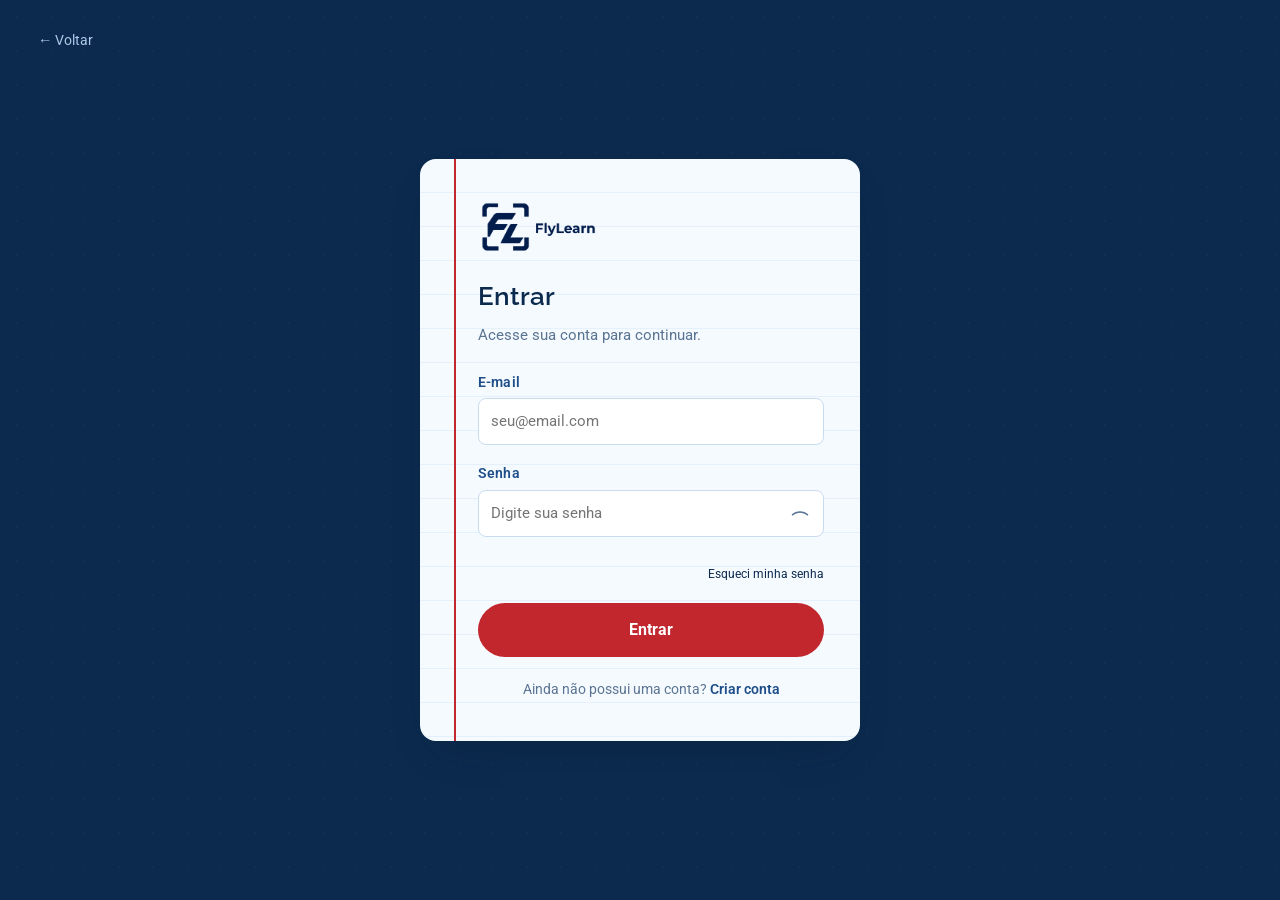
<file: questoes.html>
<!DOCTYPE html>
<html lang="pt-BR">
<head>
  <meta charset="UTF-8">
  <meta name="viewport" content="width=device-width, initial-scale=1.0">
  <title>Banco de questões — FlyLearn</title>
  <link rel="preconnect" href="https://fonts.googleapis.com">
  <link rel="icon" type="image/png" sizes="32x32" href="img/favicon-32.png">
<link rel="icon" href="favicon.ico">
<link rel="apple-touch-icon" href="img/apple-touch-icon.png">
<link rel="stylesheet" href="styles.css">
  <script src="auth.js"></script>
  <script src="app.js"></script>
  <style>
    @media (max-width: 700px) {
      #list tr:not(.vazio) { display: grid; grid-template-columns: 1fr auto; grid-template-areas: "n s" "e e" "x x"; gap: 6px 12px; align-items: center; }
      #list td { padding: 0; }
      #list td:nth-child(1) { grid-area: n; }
      #list td:nth-child(2) { grid-area: e; }
      #list td:nth-child(3) { grid-area: s; justify-self: end; }
      #list td:nth-child(4) { grid-area: x; padding-top: 4px; }
      #list td[colspan] { grid-column: 1 / -1; }
    }
  </style>
  <style>
    .alt-move{display:flex;flex-direction:column;gap:2px;flex:none}
    .alt-move .mv{width:32px;height:21px;padding:0;border:1px solid #C9DCEF;background:#fff;color:var(--ink-blue);border-radius:6px;font-size:.62rem;line-height:1;cursor:pointer}
    .alt-move .mv:hover:not(:disabled){background:#EAF2FB}
    .alt-move .mv:disabled{opacity:.35;cursor:not-allowed}
  </style>
</head>
<body>
  <div class="app-shell">
    <aside class="sidebar">
      <a class="nav-brand" href="dashboard.html"><img class="logo-mark" src="img/logo-icone-branco.png" alt="" width="32" height="32">FlyLearn</a>
      <nav aria-label="Principal">
        <a href="dashboard.html"><span class="ic">🏠</span>Painel</a>
        <a href="turmas.html"><span class="ic">👥</span>Turmas e alunos</a>
        <a href="materias.html"><span class="ic">🗂️</span>Matérias</a>
        <a href="questoes.html" class="active" aria-current="page"><span class="ic">❓</span>Banco de questões</a>
        <a href="gerador.html"><span class="ic">✏️</span>Montar prova</a>
        <a href="biblioteca.html"><span class="ic">📚</span>Minhas provas</a>
        <a href="correcao.html"><span class="ic">🧾</span>Aplicações e correção</a>
        <a href="perfil.html"><span class="ic">⚙️</span>Perfil</a>
      </nav>
      <div class="sidebar-foot">
        <a href="index.html"><span class="ic">↩</span>Sair</a>
      </div>
    </aside>

    <main class="main">
      <div class="topbar">
        <div>
          <h1>Banco de questões</h1>
          <div class="topbar-sub">Questões ficam ligadas a uma matéria e têm alternativas com uma correta.</div>
        </div>
        <div class="avatar" title="Professora">P</div>
      </div>

      <div class="content">
        <div class="two-col">

          <div class="panel">
            <h2 id="ft">Nova questão</h2>
            <p class="sub">Preencha as alternativas de A até E e marque a correta.</p>
            <div class="form-grid">
              <div class="field full">
                <label for="qm">Matéria</label>
                <select id="qm"></select>
              </div>
              <div class="field full">
                <label for="qe">Enunciado</label>
                <textarea id="qe" placeholder="Escreva o enunciado da questão"></textarea>
              </div>
              <div class="field full">
                <label>Alternativas <span class="hint">(marque a correta)</span></label>
                <div id="alts"></div>
                <div>
                  <button type="button" class="btn-small" id="addAlt">+ Alternativa</button>
                  <p class="alt-limit" id="altLimit" hidden>Limite de 5 alternativas (A–E).</p>
                </div>
              </div>
              <div class="field full">
                <label style="display:flex;gap:8px;align-items:center;font-weight:600">
                  <input type="checkbox" id="qa" checked> Questão ativa (disponível para montar provas)
                </label>
              </div>
            </div>
            <div class="error-box" id="err"></div>
            <div class="form-actions">
              <button type="button" class="btn-ghost" id="cancel" style="display:none;color:var(--ink);border-color:#C9DCEF">Cancelar</button>
              <button type="button" class="btn-generate" id="save">Salvar questão</button>
            </div>
          </div>

          <div class="panel">
            <h2>Questões cadastradas</h2>
            <p class="sub" id="count"></p>
            <div class="filters-grid">
              <div class="field">
                <label for="fm">Matéria</label>
                <select id="fm"></select>
              </div>
              <div class="field">
                <label for="fs">Status</label>
                <select id="fs">
                  <option value="">Todas</option>
                  <option value="1">Ativas</option>
                  <option value="0">Inativas</option>
                </select>
              </div>
              <div class="field full">
                <label for="fq">Buscar no enunciado</label>
                <input type="text" id="fq" placeholder="Digite parte do enunciado…">
              </div>
            </div>
            <div class="table-wrap">
              <table class="aluno-table">
                <thead>
                  <tr>
                    <th data-nolabel>Enunciado</th>
                    <th data-nolabel>Status</th>
                    <th></th>
                  </tr>
                </thead>
                <tbody id="list"></tbody>
              </table>
            </div>
          </div>

        </div>
      </div>
    </main>
  </div>
 
  <script>
    /* questao: id, materia_id, enunciado, ativo, created_at, updated_at
       alternativa: id, questao_id, texto, ordem_original, correta
       Agora conversando direto com o backend (Django), não mais com o localStorage.
       API_BASE, PROF e api() vêm do app.js (compartilhados entre as telas). */
    let editId = null, rows = [], materias = [], questoesCache = [];
    const materiaNome = i => materias.find(m => m.id == i)?.nome || '—';

    const blank = () => rows = [
      { texto: '', correta: true },
      { texto: '', correta: false },
      { texto: '', correta: false },
      { texto: '', correta: false },
      { texto: '', correta: false }
    ];
    const MAX_ALTS = L.length;   // A–E

    function drawAlts() {
      $('#alts').innerHTML = rows.map((r, i) => `
        <div class="alt-row${r.correta ? ' is-correct' : ''}">
          <label class="alt-pick" title="Marcar a alternativa ${L[i]} como correta">
            <input type="radio" name="ok" ${r.correta ? 'checked' : ''} onchange="marcarCorreta(${i})" aria-label="Alternativa ${L[i]} é a correta">
            <span class="lt" aria-hidden="true">${L[i]}</span>
          </label>
          <div class="field">
            <input type="text" value="${esc(r.texto)}" oninput="rows[${i}].texto=this.value" placeholder="Texto da alternativa ${L[i]}" aria-label="Texto da alternativa ${L[i]}" enterkeyhint="next" autocomplete="off">
          </div>
          <div class="alt-move">
            <button type="button" class="mv" onclick="moverAlt(${i}, -1)" ${i === 0 ? 'disabled' : ''} title="Subir alternativa" aria-label="Subir alternativa ${L[i]}">▲</button>
            <button type="button" class="mv" onclick="moverAlt(${i}, 1)" ${i === rows.length - 1 ? 'disabled' : ''} title="Descer alternativa" aria-label="Descer alternativa ${L[i]}">▼</button>
          </div>
        </div>
      `).join('');
      const cheio = rows.length >= MAX_ALTS;
      $('#addAlt').style.display = cheio ? 'none' : '';
      $('#addAlt').textContent = cheio ? '' : '+ Alternativa ' + L[rows.length];
      $('#altLimit').hidden = !cheio;
    }

    function moverAlt(i, dir) {
      const j = i + dir;
      if (j < 0 || j >= rows.length) return;
      [rows[i], rows[j]] = [rows[j], rows[i]];   // troca de lugar (texto, correta e id vão juntos)
      drawAlts();
    }

    function marcarCorreta(i) {
      rows.forEach((x, k) => x.correta = k == i);
      document.querySelectorAll('#alts .alt-row').forEach((el, k) => el.classList.toggle('is-correct', k == i));
    }

    $('#addAlt').onclick = () => {
      if (rows.length >= MAX_ALTS) return;
      rows.push({ texto: '', correta: false });
      drawAlts();
      const campos = document.querySelectorAll('#alts .alt-row .field input');
      if (campos.length) campos[campos.length - 1].focus();
    };

    async function carregarMaterias() {
      materias = await api('/materias/', {});
      const o = materias.map(m => `<option value="${m.id}">${esc(m.nome)}</option>`).join('');
      $('#qm').innerHTML = o || '<option value="">Cadastre uma matéria primeiro</option>';
      $('#fm').innerHTML = '<option value="">Todas as matérias</option>' + o;
    }

    async function draw() {
      const fm = $('#fm').value, fs = $('#fs').value, fq = $('#fq').value.trim().toLowerCase();
      const params = new URLSearchParams();
      if (fm) params.set('materia_id', fm);
      if (fs) params.set('ativo', fs);

      let qs;
      try {
        qs = await api('/questoes/?' + params.toString(), {});
      } catch (e) {
        $('#list').innerHTML = `<tr class="vazio"><td colspan="4" class="aluno-empty">Erro ao carregar: ${esc(e.message)}</td></tr>`;
        return;
      }

      if (fq) qs = qs.filter(q => q.enunciado.toLowerCase().includes(fq));
      questoesCache = qs;
      $('#count').textContent = qs.length + (qs.length == 1 ? ' questão encontrada' : ' questões encontradas');

      $('#list').innerHTML = qs.map((q, idx) => {
        const al = [...q.alts].sort((a, b) => (a.ordem_original || 0) - (b.ordem_original || 0));
        return `<tr>

          <td>
            <b>#${idx + 1}. ${esc(q.enunciado)}</b><br>
            <span class="code">${esc(materiaNome(q.materia_id))} · atualizada em ${fmt(q.updated_at || q.created_at)}</span>
            <details style="margin-top:6px">
              <summary style="cursor:pointer;color:var(--ink-blue);font-size:.84rem;font-weight:600">Ver ${al.length} alternativas</summary>
              <ul class="options" style="margin-top:8px">
                ${al.map((a, i) => `<li><span class="letter">${L[i]}</span>${esc(a.texto)}${a.correta ? ' <span class="tag tag-green">correta</span>' : ''}</li>`).join('')}
              </ul>
            </details>
          </td>
          <td><span class="tag ${q.ativo ? 'tag-green' : 'tag-red'}">${q.ativo ? 'Ativa' : 'Inativa'}</span></td>
          <td class="actions">
            <button class="btn-small" onclick="edit(${q.id},${idx + 1})">Editar</button>
            <button class="btn-small" onclick="tog(${q.id})">${q.ativo ? 'Desativar' : 'Ativar'}</button>
            <button class="btn-icon-del" onclick="del(${q.id},${idx + 1})">Excluir</button>
          </td>
        </tr>`;
      }).join('') || '<tr class="vazio"><td colspan="4" class="aluno-empty">Nenhuma questão encontrada.</td></tr>';
    }

    function reset() {
      editId = null;
      blank();
      $('#qe').value = '';
      $('#qa').checked = true;
      $('#ft').textContent = 'Nova questão';
      $('#cancel').style.display = 'none';
      $('#err').classList.remove('show');
      drawAlts();
    }

    function edit(i, n) {
      const q = questoesCache.find(x => x.id == i);
      if (!q) return;
      editId = i;
      $('#qm').value = q.materia_id;
      $('#qe').value = q.enunciado;
      $('#qa').checked = q.ativo;

      rows = [...q.alts].sort((a, b) => (a.ordem_original || 0) - (b.ordem_original || 0)).map(a => ({
        id: a.id,
        texto: a.texto,
        correta: a.correta
      }));

      $('#ft').textContent = 'Editar questão #' + n;
      $('#cancel').style.display = '';
      drawAlts();
      window.scrollTo({ top: 0, behavior: 'smooth' });
    }

    async function tog(i) {
      const q = questoesCache.find(x => x.id == i);
      if (!q) return;
      try {
        await api('/questoes/' + i + '/', { method: 'PATCH', body: JSON.stringify({ ativo: !q.ativo }) });
        draw();
        toast(q.ativo ? 'Questão desativada com sucesso!' : 'Questão ativada com sucesso!', 'sucesso');
      } catch (e) {
        toast(e.message);
      }
    }

    async function del(i, n) {
      const q = questoesCache.find(x => x.id == i);
      const trecho = q ? (q.enunciado.length > 80 ? q.enunciado.slice(0, 80) + '…' : q.enunciado) : '';
      if (!await confirmar('Excluir a questão #' + n + (trecho ? ' — "' + trecho + '"' : '') + '?')) return;
      try {
        await api('/questoes/' + i + '/', { method: 'DELETE' });
        if (editId == i) reset();
        draw();
        toast('Questão excluída com sucesso!', 'sucesso');
      } catch (e) {
        toast(e.message);
      }
    }

    $('#save').onclick = async () => {
      const err = $('#err'), e = $('#qe').value.trim(), m = +$('#qm').value;
      const fail = t => { err.textContent = t; err.classList.add('show'); };

      err.classList.remove('show');
      if (!m) return fail('Cadastre uma matéria antes de criar questões.');
      if (!e) return fail('Escreva o enunciado.');
      if (rows.some(r => !r.texto.trim())) return fail('Preencha o texto de todas as alternativas.');
      if (!rows.some(r => r.correta)) return fail('Marque a alternativa correta.');

      const payload = {
        materia_id: m,
        enunciado: e,
        ativo: $('#qa').checked,
        alts: rows.map(r => ({ id: r.id, texto: r.texto.trim(), correta: r.correta }))
      };

      const btn = $('#save');
      btn.disabled = true;

      try {
        if (editId) {
          await api('/questoes/' + editId + '/', { method: 'PATCH', body: JSON.stringify(payload) });
          toast('Questão atualizada com sucesso!', 'sucesso');
        } else {
          await api('/questoes/', { method: 'POST', body: JSON.stringify(payload) });
          toast('Questão cadastrada com sucesso!', 'sucesso');
        }
        reset();
        await draw();
      } catch (ex) {
        fail(ex.message);
      } finally {
        btn.disabled = false;
      }
    };

    $('#cancel').onclick = reset;
    ['fm', 'fs'].forEach(x => $('#' + x).onchange = draw);
    $('#fq').oninput = draw;

    (async () => {
      await carregarMaterias();
      reset();
      await draw();
    })();
  </script>
</body>
</html>
</file>
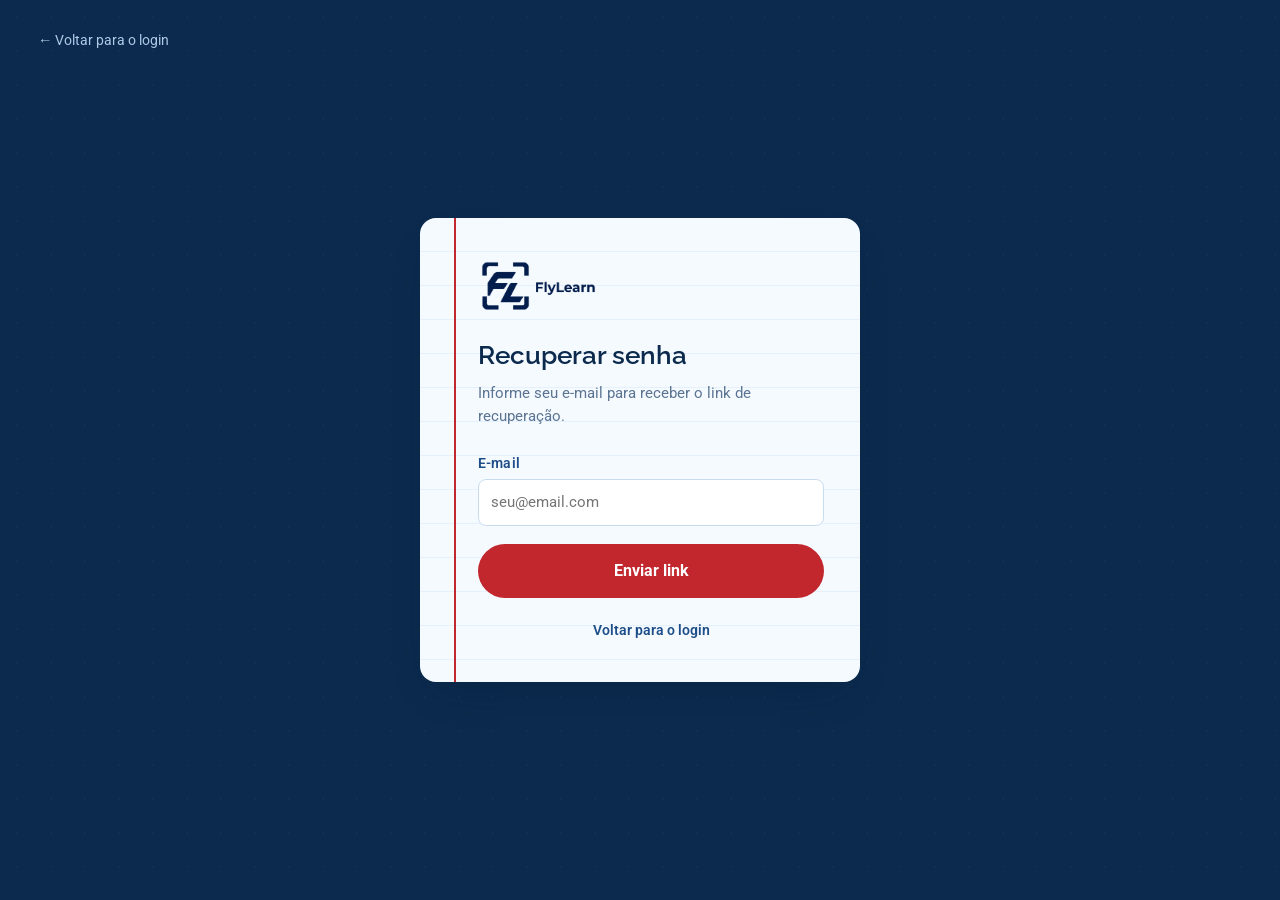
<file: recup_senha.html>
<!DOCTYPE html>
<html lang="pt-BR">

<head>
    <meta charset="UTF-8">
    <meta name="viewport" content="width=device-width, initial-scale=1.0">
    <!-- o token vai na URL: não deixa o navegador repassá-lo como Referer para outros sites -->
    <meta name="referrer" content="no-referrer">
    <title>Recuperar senha — FlyLearn</title>
    <link rel="icon" type="image/png" sizes="32x32" href="img/favicon-32.png">
<link rel="icon" href="favicon.ico">
<link rel="apple-touch-icon" href="img/apple-touch-icon.png">
<link rel="stylesheet" href="styles.css">
    <style>[hidden]{display:none !important}</style>
</head>
<body>
    <main class="auth-wrap">
        <div class="chalk-dust"></div>
        <a href="login.html" class="auth-back">← Voltar para o login</a>
        <section class="auth-card">
            <div class="auth-brand"><img class="logo-full" src="img/logo-completo.png" alt="FlyLearn" height="56"></div>
            <h1 id="titulo">Recuperar senha</h1>
            <p class="sub" id="subtitulo">
                Informe seu e-mail para receber o link de recuperação.
            </p>

            <!-- PASSO 1: pedir o link por e-mail -->
            <form id="recoveryForm" novalidate>
                <div class="auth-fields">
                    <div class="field">
                        <label for="recoveryEmail">
                            E-mail
                        </label>
                        <input type="email" id="recoveryEmail" name="recoveryEmail" placeholder="seu@email.com" autocomplete="email" required>
                    </div>
                </div>
                <div class="form-actions form-actions-full">
                    <button type="submit" class="btn-generate">Enviar link</button>
                </div>
            </form>

            <!-- PASSO 2: nova senha (aparece quando a página é aberta pelo link do e-mail) -->
            <form id="resetForm" novalidate hidden>
                <div class="auth-fields">
                    <div class="field">
                        <label for="novaSenha">Nova senha</label>
                        <div class="pw-wrap">
                            <input type="password" id="novaSenha" placeholder="Mínimo de 6 caracteres" autocomplete="new-password" minlength="6" required>
                            <button type="button" class="pw-toggle" data-alvo="novaSenha" aria-label="Mostrar senha" aria-pressed="false"></button>
                        </div>
                    </div>
                    <div class="field">
                        <label for="confirmaSenha">Confirmar nova senha</label>
                        <div class="pw-wrap">
                            <input type="password" id="confirmaSenha" placeholder="Repita a nova senha" autocomplete="new-password" minlength="6" required>
                            <button type="button" class="pw-toggle" data-alvo="confirmaSenha" aria-label="Mostrar senha" aria-pressed="false"></button>
                        </div>
                    </div>
                </div>
                <div class="form-actions form-actions-full">
                    <button type="submit" class="btn-generate">Salvar nova senha</button>
                </div>
            </form>

            <!-- link inválido / expirado -->
            <div id="linkInvalido" hidden>
                <div class="error-box show">Este link é inválido, expirou ou já foi usado.</div>
                <div class="form-actions form-actions-full">
                    <a href="recup_senha.html" class="btn-generate" style="text-decoration:none;justify-content:center;">Solicitar novo link</a>
                </div>
            </div>

            <div id="erro" class="error-box" role="alert"></div>
            <div id="sucesso" class="success-box" role="status"></div>

            <div class="auth-foot">
                <a href="login.html">Voltar para o login</a>
            </div>
        </section>
    </main>
    <script>
        const API = window.FLYLEARN_API || (
            ['localhost', '127.0.0.1'].includes(location.hostname)
                ? 'http://127.0.0.1:8000'
                : '/api'
        );

        const $ = (id) => document.getElementById(id);
        const token = new URLSearchParams(location.search).get('token');

        function atualizarIconeSenha(button, mostrar) {
            button.innerHTML = mostrar
                ? '<svg class="eye-icon" viewBox="0 0 24 24" aria-hidden="true"><path d="M2.5 12s3.5-6 9.5-6 9.5 6 9.5 6-3.5 6-9.5 6-9.5-6-9.5-6Z"></path><circle cx="12" cy="12" r="2.5"></circle></svg>'
                : '<svg class="eye-icon" viewBox="0 0 24 24" aria-hidden="true"><path d="M3 13c2.5-2.5 5.5-3.5 9-3.5s6.5 1 9 3.5"></path></svg>';
        }

        document.querySelectorAll('.pw-toggle').forEach(function (button) {
            atualizarIconeSenha(button, false);
            button.addEventListener('click', function () {
                const input = document.getElementById(button.dataset.alvo);
                const mostrar = input.type === 'password';
                input.type = mostrar ? 'text' : 'password';
                button.setAttribute('aria-label', mostrar ? 'Ocultar senha' : 'Mostrar senha');
                button.setAttribute('aria-pressed', String(mostrar));
                atualizarIconeSenha(button, mostrar);
            });
        });

        function mostrarErro(msg) { $('sucesso').classList.remove('show'); $('erro').textContent = msg; $('erro').classList.add('show'); }
        function mostrarSucesso(msg) { $('erro').classList.remove('show'); $('sucesso').textContent = msg; $('sucesso').classList.add('show'); }
        function limparAvisos() { $('erro').classList.remove('show'); $('sucesso').classList.remove('show'); }

        async function postar(rota, corpo) {
            const r = await fetch(API + rota, {
                method: 'POST',
                headers: { 'Content-Type': 'application/json' },
                body: JSON.stringify(corpo)
            });
            const dados = await r.json().catch(() => ({}));
            return { ok: r.ok, dados };
        }

        const MSG_REDE = 'Opss! Algo de errado aconteceu, tente novamente em instantes!';

        // ---------- PASSO 1: pedir o link ----------
        $('recoveryForm').addEventListener('submit', async function (e) {
            e.preventDefault();
            limparAvisos();
            const email = $('recoveryEmail').value.trim();
            if (!email) { mostrarErro('Informe o e-mail da sua conta.'); return; }
            const btn = this.querySelector('button[type=submit]');
            btn.disabled = true; btn.textContent = 'Enviando...';
            try {
                const { ok, dados } = await postar('/recuperar-senha/', { email });
                if (!ok) { mostrarErro(dados.erro || 'Não foi possível enviar o link.'); return; }
                this.hidden = true;
                $('subtitulo').textContent = 'Verifique sua caixa de entrada (e o spam). O link vale por 30 minutos.';
                mostrarSucesso(dados.mensagem || 'Se esse e-mail estiver cadastrado, enviamos um link para redefinir a senha.');
            } catch (err) {
                mostrarErro(MSG_REDE);
            } finally {
                btn.disabled = false; btn.textContent = 'Enviar link';
            }
        });

        // ---------- PASSO 2: nova senha ----------
        $('resetForm').addEventListener('submit', async function (e) {
            e.preventDefault();
            limparAvisos();
            const senha = $('novaSenha').value;
            if (senha.length < 6) { mostrarErro('A senha deve ter pelo menos 6 caracteres!'); return; }
            if (senha !== $('confirmaSenha').value) { mostrarErro('As senhas não conferem.'); return; }
            const btn = this.querySelector('button[type=submit]');
            btn.disabled = true; btn.textContent = 'Salvando...';
            try {
                const { ok, dados } = await postar('/redefinir-senha/', { token, senha });
                if (!ok) {
                    if (dados.campo === 'token') { mostrarLinkInvalido(); return; }
                    mostrarErro(dados.erro || 'Não foi possível alterar a senha.');
                    return;
                }
                this.hidden = true;
                $('subtitulo').textContent = '';
                mostrarSucesso('Senha alterada com sucesso! Redirecionando para o login...');
                setTimeout(() => { location.href = 'login.html'; }, 2500);
            } catch (err) {
                mostrarErro(MSG_REDE);
            } finally {
                btn.disabled = false; btn.textContent = 'Salvar nova senha';
            }
        });

        function mostrarLinkInvalido() {
            $('recoveryForm').hidden = true;
            $('resetForm').hidden = true;
            limparAvisos();
            $('subtitulo').textContent = '';
            $('linkInvalido').hidden = false;
        }

        // ---------- ao abrir a página ----------
        (async function iniciar() {
            if (!token) return;                       // sem token: fica no passo 1
            $('recoveryForm').hidden = true;
            $('titulo').textContent = 'Criar nova senha';
            $('subtitulo').textContent = 'Verificando seu link...';
            try {
                const { ok } = await postar('/recuperar-senha/validar/', { token });
                if (!ok) { mostrarLinkInvalido(); return; }
                $('subtitulo').textContent = 'Escolha uma nova senha para a sua conta.';
                $('resetForm').hidden = false;
                $('novaSenha').focus();
            } catch (err) {
                $('subtitulo').textContent = '';
                mostrarErro(MSG_REDE);
            }
        })();
    </script>
</body>
</html>
</file>
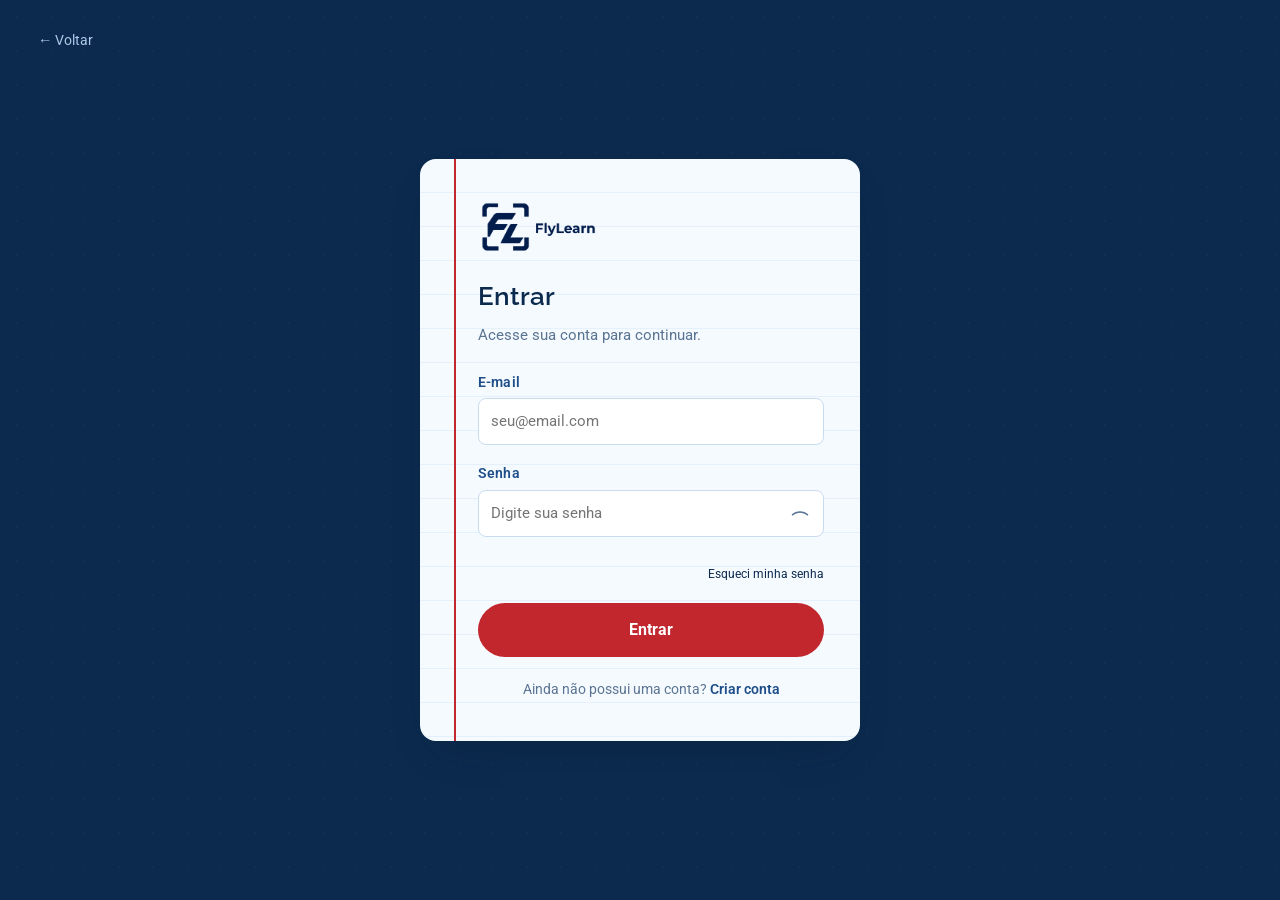
<file: turmas.html>
<!DOCTYPE html>
<html lang="pt-BR">
<head>
  <meta charset="UTF-8">
  <meta name="viewport" content="width=device-width, initial-scale=1.0">
  <title>Turmas e alunos — FlyLearn</title>
  <link rel="preconnect" href="https://fonts.googleapis.com">
  <link rel="icon" type="image/png" sizes="32x32" href="img/favicon-32.png">
<link rel="icon" href="favicon.ico">
<link rel="apple-touch-icon" href="img/apple-touch-icon.png">
<link rel="stylesheet" href="styles.css">
  <script src="auth.js"></script>
  <script src="app.js"></script>
  <link href="https://fonts.googleapis.com/css2?family=Fraunces:opsz,wght@9..144,500..900&family=Caveat:wght@600;700&family=Work+Sans:wght@400;500;600;700&display=swap" rel="stylesheet">
</head>
<body>
  <div class="app-shell">
    <aside class="sidebar">
      <a class="nav-brand" href="dashboard.html"><img class="logo-mark" src="img/logo-icone-branco.png" alt="" width="32" height="32">FlyLearn</a>
      <nav aria-label="Principal">
        <a href="dashboard.html"><span class="ic">🏠</span>Painel</a>
        <a class="active" href="turmas.html" aria-current="page"><span class="ic">👥</span>Turmas e alunos</a>
        <a href="materias.html"><span class="ic">🗂️</span>Matérias</a>
        <a href="questoes.html"><span class="ic">❓</span>Banco de questões</a>
        <a href="gerador.html"><span class="ic">✏️</span>Montar prova</a>
        <a href="biblioteca.html"><span class="ic">📚</span>Minhas provas</a>
        <a href="correcao.html"><span class="ic">🧾</span>Aplicações e correção</a>
        <a href="perfil.html"><span class="ic">⚙️</span>Perfil</a>
      </nav>
      <div class="sidebar-foot">
        <a href="index.html"><span class="ic">↩</span>Sair</a>
      </div>
    </aside>

    <main class="main">
      <div class="topbar">
        <div>
          <h1>Turmas e alunos</h1>
          <div class="topbar-sub">Cadastre suas turmas e os alunos de cada uma.</div>
        </div>
        <div class="avatar" title="Professora">P</div>
      </div>

      <div class="content">
        <div class="two-col">
          <!-- Tabela turma: ano, disciplina (professor_id vem da sessão) -->
          <div class="panel">
            <h2>Nova turma</h2>
            <p class="sub">Informe o ano e a disciplina.</p>
            <form id="form-turma" action="#" method="post">
              <input type="hidden" name="id" value="">
              <div class="form-grid">
                <div class="field">
                  <label for="turma-ano">Ano</label>
                  <input type="number" id="turma-ano" name="ano" min="1" max="12" step="1" placeholder="Ex.: 3" required>
                </div>
                <div class="field">
                  <label for="turma-disciplina">Disciplina</label>
                  <input type="text" id="turma-disciplina" name="disciplina" maxlength="100" placeholder="Ex.: Matemática" required>
                </div>
              </div>
              <div class="form-actions">
                <button type="reset" class="btn-small">Limpar</button>
                <button type="submit" class="btn-generate">Salvar turma</button>
              </div>
            </form>
          </div>

          <div class="panel">
            <div class="panel-head">
              <div>
                <h2>Suas turmas</h2>
                <p class="sub">Ano, disciplina e quantidade de alunos.</p>
              </div>
            </div>
            <div class="mini-list" id="lista-turmas"></div>
          </div>
        </div>

        <!-- Tabela aluno: turma_id, nome, ra, email -->
        <div class="panel" style="margin-top:24px">
          <h2>Novo aluno</h2>
          <p class="sub">Todo aluno pertence a uma turma.</p>
          <form id="form-aluno" action="#" method="post">
            <input type="hidden" name="id" value="">
            <div class="form-grid">
              <div class="field full">
                <label for="aluno-turma">Turma</label>
                <select id="aluno-turma" name="turma_id" required>
                  <option value="">Selecione a turma</option>
                </select>
              </div>
              <div class="field full">
                <label for="aluno-nome">Nome completo</label>
                <input type="text" id="aluno-nome" name="nome" maxlength="150" placeholder="Ex.: Ana Beatriz Souza" required>
              </div>
              <div class="field">
                <label for="aluno-ra">RA</label>
                <input type="text" id="aluno-ra" name="ra" min="1" step="1" inputmode="numeric" placeholder="Ex.: 20240117" required>
                <span class="hint">Registro acadêmico, somente números.</span>
              </div>
              <div class="field">
                <label for="aluno-email">E-mail</label>
                <input type="email" id="aluno-email" name="email" placeholder="aluno@escola.com">
              </div>
            </div>
            <div class="form-actions">
              <button type="reset" class="btn-small">Limpar</button>
              <button type="submit" class="btn-generate">Salvar aluno</button>
            </div>
          </form>
        </div>

        <div class="panel" style="margin-top:24px">
          <div class="panel-head">
            <div>
              <h2>Alunos cadastrados</h2>
              <p class="sub">Filtre por turma para ver quem já está cadastrado.</p>
            </div>
            <div class="field">
              <label for="filtro-turma">Turma</label>
              <select id="filtro-turma" name="filtro_turma">
                <option value="">Todas as turmas</option>
              </select>
            </div>
          </div>
          <div class="table-wrap">
            <table class="aluno-table">
              <thead>
                <tr>
                  <th>Nome</th>
                  <th>RA</th>
                  <th>E-mail</th>
                  <th>Turma</th>
                  <th></th>
                </tr>
              </thead>
              <tbody id="lista-alunos"></tbody>
            </table>
          </div>
        </div>
      </div>
    </main>
  </div>

  <script>
    /* Turmas e alunos gravados no banco via API (Django). */
    let turmas = [], alunos = [], editTurma = null, editAluno = null;

    const nomeTurma = id => {
      const x = turmas.find(t => t.id == id);
      return x ? x.ano + 'º ano · ' + x.disciplina : '—';
    };

    async function load() {
      try {
        const d = await api('/turmas/');
        turmas = d.turmas;
        alunos = d.alunos;
      } catch (e) {
        toast(e.message);
      }
      draw();
    }

    function draw() {
      $('#lista-turmas').innerHTML = turmas.map(t => `
        <div class="mini-item">
          <div>
            <h4>${t.ano}º ano</h4>
            <div class="meta">${esc(t.disciplina)}</div>
          </div>
          <div>
            <span class="count">${alunos.filter(a => a.turma_id == t.id).length} alunos</span>
            <button class="btn-small" onclick="editT(${t.id})">Editar</button>
            <button class="btn-small" onclick="delT(${t.id})">Excluir</button>
          </div>
        </div>
      `).join('') || '<p class="sub">Nenhuma turma cadastrada.</p>';

      const opts = turmas.map(t => `<option value="${t.id}">${t.ano}º ano · ${esc(t.disciplina)}</option>`).join('');
      const selA = $('#aluno-turma').value, selF = $('#filtro-turma').value;

      $('#aluno-turma').innerHTML = '<option value="">Selecione a turma</option>' + opts;
      $('#filtro-turma').innerHTML = '<option value="">Todas as turmas</option>' + opts;
      $('#aluno-turma').value = selA;
      $('#filtro-turma').value = selF;

      const f = $('#filtro-turma').value;

      $('#lista-alunos').innerHTML = alunos.filter(a => !f || a.turma_id == f).map(a => `
        <tr>
          <td>${esc(a.nome)}</td>
          <td><span class="code">${esc(a.ra)}</span></td>
          <td>${esc(a.email || '—')}</td>
          <td>${esc(nomeTurma(a.turma_id))}</td>
          <td class="actions">
            <button class="btn-small" onclick="editA(${a.id})">Editar</button>
            <button class="btn-small" onclick="delA(${a.id})">Excluir</button>
          </td>
        </tr>
      `).join('') || '<tr><td colspan="5">Nenhum aluno cadastrado.</td></tr>';
    }

    function editT(i) {
      const t = turmas.find(x => x.id == i);
      editTurma = i;
      $('#turma-ano').value = t.ano;
      $('#turma-disciplina').value = t.disciplina;
      $('#form-turma button[type=submit]').textContent = 'Salvar alterações';
      window.scrollTo(0, 0);
    }

    async function delT(i) {
      if (!await confirmar('Excluir a turma e todos os seus alunos?')) return;
      try {
        await api('/turmas/' + i + '/', { method: 'DELETE' });
        await load();
        toast('Turma excluída com sucesso!', 'sucesso');
      } catch (e) {
        toast(e.message);
      }
    }

    function editA(i) {
      const a = alunos.find(x => x.id == i);
      editAluno = i;
      $('#aluno-turma').value = a.turma_id;
      $('#aluno-nome').value = a.nome;
      $('#aluno-ra').value = a.ra;
      $('#aluno-email').value = a.email || '';
      $('#form-aluno button[type=submit]').textContent = 'Salvar alterações';
      $('#aluno-nome').focus();
    }

    async function delA(i) {
      if (!await confirmar('Excluir este aluno?')) return;
      try {
        await api('/alunos/' + i + '/', { method: 'DELETE' });
        await load();
        toast('Aluno excluído com sucesso!', 'sucesso');
      } catch (e) {
        toast(e.message);
      }
    }

    $('#form-turma').addEventListener('submit', async e => {
      e.preventDefault();
      const body = JSON.stringify({
        ano: $('#turma-ano').value,
        disciplina: $('#turma-disciplina').value,
        
      });
      try {
        if (editTurma) {
          await api('/turmas/' + editTurma + '/', { method: 'PUT', body });
          toast('Turma atualizada com sucesso!', 'sucesso');
        } else {
          await api('/turmas/', { method: 'POST', body });
          toast('Turma cadastrada com sucesso!', 'sucesso');
        }
        editTurma = null;
        e.target.reset();
        $('#form-turma button[type=submit]').textContent = 'Salvar turma';
        await load();
      } catch (err) {
        toast(err.message);
      }
    });

    $('#form-aluno').addEventListener('submit', async e => {
      e.preventDefault();
      const body = JSON.stringify({
        turma_id: $('#aluno-turma').value,
        nome: $('#aluno-nome').value,
        ra: $('#aluno-ra').value,
        email: $('#aluno-email').value
      });
      try {
        if (editAluno) {
          await api('/alunos/' + editAluno + '/', { method: 'PUT', body });
          toast('Aluno atualizado com sucesso!', 'sucesso');
        } else {
          await api('/alunos/', { method: 'POST', body });
          toast('Aluno cadastrado com sucesso!', 'sucesso');
        }
        editAluno = null;
        e.target.reset();
        $('#form-aluno button[type=submit]').textContent = 'Salvar aluno';
        await load();
      } catch (err) {
        toast(err.message);
      }
    });

    $('#filtro-turma').addEventListener('change', draw);

    load();
  </script>
</body>
</html>
</file>
<file: styles.css>
@import url('https://fonts.googleapis.com/css2?family=Caveat:wght@600;700&family=Raleway:wght@500;600;700;800&family=Roboto:wght@400;500;600;700&display=swap');:root{--paper:#DCEAFB;--paper-light:#F5FAFF;--paper-line:#D3E6F8;--chalkboard:#0B2A4D;--chalkboard-dark:#071B33;--chalk:#EAF4FF;--chalk-dim:#AFC9E8;--ink:#0B2A4D;--ink-soft:#345377;--ink-blue:#1D4E89;--ink-light:#5B7492;--graphite:#5B7492;--pencil:#2F6FE4;--red:#C1272D;--margin-red:#C1272D;--green:#3F6C4E;--line:rgba(11,42,77,0.14);--border:#DCEAF7;--radius:10px;--shadow:0 18px 40px -20px rgba(7,27,51,0.35);}
 *{box-sizing:border-box;margin:0;padding:0;}
 html{scroll-behavior:smooth;}
 body{margin:0;background:var(--paper-light);color:var(--ink);font-family:'Roboto',sans-serif;line-height:1.5;-webkit-font-smoothing:antialiased;}
 a{color:inherit;text-decoration:none;}
 a:hover,a:focus,a:active,a:visited{text-decoration:none;}
 strong,b{font-family:'Raleway',sans-serif;font-weight:700;}
 button,input,select,textarea{font:inherit;}
 button,.btn-primary,.btn-ghost,.btn-generate,.btn-small,.btn-danger-ghost,.btn-full,.nav-button,.nav-cta{font-family:'Roboto',sans-serif;text-decoration:none;}
 button{font-family:inherit;}
 .pw-wrap{position:relative;}
 .pw-wrap input{width:100%;padding-right:46px;box-sizing:border-box;}
 .pw-toggle{position:absolute;right:6px;top:50%;transform:translateY(-50%);border:0;background:none;cursor:pointer;font-size:1rem;padding:6px 8px;color:var(--ink-light);}
 .pw-toggle .eye-icon{display:block;width:20px;height:20px;fill:none;stroke:currentColor;stroke-linecap:round;stroke-linejoin:round;stroke-width:1.8;}
 .pw-toggle:hover{color:var(--ink-blue);}
 img{max-width:100%;}
:focus-visible{outline:3px solid var(--pencil);outline-offset:2px;}
 .display{font-family:'Raleway',sans-serif;}
 .hand{font-family:'Caveat',cursive;}
 .mono{font-family:'Roboto',sans-serif;}
 @media (prefers-reduced-motion:reduce){html{scroll-behavior:auto;}
 *,*::before,*::after{animation-duration:.001ms !important;transition-duration:.001ms !important;scroll-behavior:auto !important;}
}
 .skip-link{position:absolute;left:-9999px;top:0;background:var(--pencil);color:#fff;padding:10px 16px;border-radius:0 0 8px 0;font-weight:700;z-index:200;}
 .skip-link:focus{left:0;}
 .nav{position:sticky;top:0;z-index:40;display:flex;align-items:center;justify-content:space-between;padding:16px 32px;background:var(--chalkboard);color:white;border-bottom:3px solid var(--chalkboard-dark);}
 .nav-brand{display:flex;align-items:center;gap:10px;font-family:'Raleway',sans-serif;font-weight:700;font-size:1.35rem;text-decoration:none;color:var(--chalk);}
 .nav-brand .dot{width:12px;height:12px;border-radius:50%;background:var(--pencil);display:inline-block;}
 .nav-links{display:flex;gap:28px;font-size:.95rem;font-weight:500;align-items:center;}
 .nav-links a{text-decoration:none;color:var(--chalk-dim);transition:color .15s;}
 .nav-links a:hover{color:var(--chalk);}
 .nav-cta{background:var(--pencil);color:#fff;padding:9px 18px;border-radius:999px;font-weight:700;font-size:.9rem;text-decoration:none;border:none;cursor:pointer;}
 nav{position:sticky;top:0;z-index:50;background:rgba(234,244,255,.9);backdrop-filter:blur(6px);border-bottom:1px solid var(--line);}
 nav .wrap{display:flex;align-items:center;justify-content:space-between;height:72px;}
 .wrap{max-width:1140px;margin:0 auto;padding:0 32px;}
 .brand{display:flex;align-items:center;gap:10px;font-family:'Raleway',sans-serif;font-weight:700;font-size:1.15rem;}
 .brand-mark{width:28px;height:28px;border:2px solid var(--ink);border-radius:50%;display:grid;place-items:center;position:relative;}
 .brand-mark::after{content:"";width:10px;height:10px;border-radius:50%;background:var(--red);}
 nav ul{list-style:none;display:flex;gap:36px;font-size:.92rem;font-weight:500;}
 nav ul li a{text-decoration:none;padding-bottom:4px;border-bottom:2px solid transparent;transition:border-color .2s ease;}
 nav ul li a:hover,nav ul li a:focus-visible{border-color:var(--red);outline:none;}
 .nav-button{padding:10px 20px;border-radius:var(--radius);text-decoration:none;font-size:.9rem;font-weight:600;transition:transform .15s ease,box-shadow .15s ease;}
 .nav-button:hover{transform:translateY(-2px);box-shadow:0 6px 0 #7c1a1e;}
 .hero{background:radial-gradient(ellipse at 20% -10%,rgba(255,255,255,.05),transparent 55%),radial-gradient(ellipse at 90% 110%,rgba(255,255,255,.04),transparent 50%),var(--chalkboard);color:var(--chalk);padding:88px 32px 110px;position:relative;overflow:hidden;}
 .hero-inner{max-width:920px;margin:0 auto;text-align:center;position:relative;z-index:2;}
 .eyebrow{display:inline-flex;align-items:center;gap:8px;font-size:.8rem;letter-spacing:.14em;text-transform:uppercase;color:var(--pencil);font-weight:600;margin-bottom:22px;}
 .eyebrow::before,.eyebrow::after{content:"";width:24px;height:1px;background:var(--pencil);opacity:.6;}
 .hero h1{font-size:clamp(2.2rem,5vw,4rem);line-height:1.08;margin:0 0 22px;font-weight:600;font-family:'Raleway',sans-serif;}
 .hero h1 .underline{position:relative;white-space:nowrap;}
 .hero h1 .underline svg{position:absolute;left:0;bottom:-10px;width:100%;height:14px;}
 .hero p.lead{font-size:1.15rem;color:var(--chalk-dim);max-width:560px;margin:0 auto 36px;line-height:1.6;}
 .hero-actions{display:flex;gap:14px;justify-content:center;flex-wrap:wrap;}
 .chalk-dust{position:absolute;inset:0;pointer-events:none;background-image:radial-gradient(rgba(234,244,255,.5) 1px,transparent 1px);background-size:34px 34px;opacity:.05;}
 .margin-note{position:absolute;font-family:'Caveat',cursive;color:var(--pencil);font-size:1.3rem;line-height:1.2;opacity:.9;transform:rotate(-6deg);display:none;}
 .margin-note.n1{top:70px;right:6%;display:block;}
 .hero .wrap{display:grid;grid-template-columns:1.05fr .95fr;gap:56px;align-items:center;}
 .hero h1 em{font-style:normal;position:relative;display:inline-block;}
 .hero h1 em::after{content:"";position:absolute;left:-4px;right:-4px;bottom:6px;height:.4em;background:rgba(193,39,45,.22);z-index:-1;transform:skewX(-6deg);}
 .hero .wrap .hero-actions{margin-top:34px;}
 .hero .wrap .hero-actions .btn-primary{background:var(--red);color:var(--paper-light);padding:14px 26px;border-radius:var(--radius);text-decoration:none;font-weight:600;font-size:.95rem;display:inline-block;box-shadow:0 4px 0 #7c1a1e;}
 .btn-primary{background:var(--pencil);color:#fff;padding:14px 28px;border-radius:999px;font-weight:700;font-size:1rem;border:none;cursor:pointer;text-decoration:none;display:inline-block;transition:transform .15s,box-shadow .15s;}
 .btn-primary:hover{transform:translateY(-2px);box-shadow:0 10px 22px -8px rgba(47,111,228,.55);}
 .btn-ghost{background:transparent;color:var(--chalk);padding:14px 26px;border-radius:999px;font-weight:600;font-size:1rem;border:1.5px solid rgba(234,244,255,.35);cursor:pointer;text-decoration:none;display:inline-block;transition:border-color .15s;}
 .btn-ghost:hover{border-color:var(--chalk);}
 .btn-generate{background:var(--red);color:#fff;border:none;border-radius:999px;padding:15px 30px;font-weight:700;font-size:1rem;cursor:pointer;display:inline-flex;align-items:center;justify-content:center;gap:10px;transition:transform .15s,box-shadow .15s;}
 .btn-generate:hover{transform:translateY(-2px);box-shadow:0 12px 24px -10px rgba(193,39,45,.5);}
 .btn-generate:disabled{opacity:.6;cursor:progress;transform:none;}
 .btn-small{background:#fff;border:1.5px solid #C9DCEF;color:var(--ink);padding:9px 16px;border-radius:999px;font-size:.86rem;font-weight:600;cursor:pointer;text-decoration:none;display:inline-flex;align-items:center;gap:6px;}
 .btn-small:hover{border-color:var(--ink-blue);}
 .btn-small.active{background:var(--ink-blue);border-color:var(--ink-blue);color:#fff;}
 .btn-danger-ghost{background:#fff;border:1.5px solid var(--red);color:var(--red);padding:9px 16px;border-radius:999px;font-size:.86rem;font-weight:600;cursor:pointer;}
 .btn-full{width:100%;justify-content:center;}
 .spinner{width:16px;height:16px;border-radius:50%;border:2.5px solid rgba(255,255,255,.4);border-top-color:#fff;animation:spin .7s linear infinite;display:none;}
 .spinner.on{display:inline-block;}
 @keyframes spin{to{transform:rotate(360deg);}
}
 .strip{background:var(--chalkboard-dark);color:var(--chalk-dim);padding:22px 32px;text-align:center;font-size:.92rem;}
 .strip strong{color:var(--chalk);}
 .strip .wrap{display:flex;justify-content:space-between;padding:22px 32px;flex-wrap:wrap;gap:16px;}
 .strip .item{font-size:.82rem;color:white;}
 .strip .item b{color:white;}
 .section{max-width:1080px;margin:0 auto;padding:84px 32px;}
 section{padding:100px 0;}
 .section-head{max-width:640px;margin:0 auto 48px;text-align:center;}
 .section-head .kicker,.section-head .tag{font-size:.8rem;letter-spacing:.12em;text-transform:uppercase;color:var(--red);font-weight:700;margin-bottom:10px;}
 .section-head h2{font-family:'Raleway',sans-serif;font-size:clamp(1.8rem,3.4vw,2.5rem);margin:0 0 14px;font-weight:600;}
 .section-head p{color:var(--ink-light);line-height:1.6;font-size:1.02rem;}
 .steps{display:grid;grid-template-columns:repeat(3,1fr);gap:24px;}
 .step-card{background:var(--paper-light);border:1px solid var(--border);border-radius:var(--radius);padding:26px 22px;position:relative;}
 .step-card .num{font-family:'Raleway',sans-serif;font-size:2.1rem;color:var(--red);font-weight:700;opacity:.85;}
 .step-card h3{font-size:1.08rem;margin:10px 0 8px;font-family:'Raleway',sans-serif;font-weight:600;}
 .step-card p{color:var(--ink-light);font-size:.94rem;line-height:1.55;margin:0;}
 .pipeline{display:grid;grid-template-columns:repeat(4,1fr);gap:1px;background:var(--line);border:1px solid var(--line);border-radius:var(--radius);overflow:hidden;}
 .pipe-step{background:var(--paper-light);padding:28px 22px;position:relative;}
 .pipe-step .num{font-size:.78rem;color:var(--red);}
 .pipe-step h3{margin-top:10px;font-size:1.05rem;font-weight:600;}
 .pipe-step p{margin-top:8px;font-size:.9rem;color:var(--ink-soft);}
 .feature-grid{display:grid;grid-template-columns:repeat(3,1fr);gap:24px;}
 .feature-card{padding:24px;border-radius:var(--radius);border:1px solid var(--border);background:var(--paper-light);}
 .feature-card .icon{font-size:1.6rem;margin-bottom:10px;display:block;}
 .feature-card h3{font-family:'Raleway',sans-serif;font-size:1.05rem;margin:0 0 6px;font-weight:600;}
 .feature-card p{color:var(--ink-light);font-size:.92rem;margin:0;line-height:1.5;}
 .feature{background:var(--paper-light);padding:40px 28px;}
 .ficon{width:38px;height:38px;margin-bottom:18px;}
 .cta-band{background:var(--chalkboard);color:var(--chalk);border-radius:16px;padding:56px 40px;text-align:center;max-width:1080px;margin:0 auto 90px;}
 .cta-band h2{font-family:'Raleway',sans-serif;font-size:clamp(1.6rem,3vw,2.2rem);margin:0 0 14px;}
 .cta-band p{color:var(--chalk-dim);max-width:480px;margin:0 auto 28px;line-height:1.6;}
 .cta{background:var(--ink);color:var(--paper-light);border-radius:10px;padding:64px 56px;justify-content:space-between;align-items:center;gap:32px;}
 .cta h2{color:var(--paper-light);font-size:1.9rem;max-width:150ch;}
 .cta p{color:#AEB4CE;margin-top:10px;}
 footer.site-footer{background:var(--chalkboard-dark);color:var(--chalk-dim);padding:40px 32px;text-align:center;font-size:.85rem;}
 footer.site-footer .hand{color:var(--pencil);font-size:1.4rem;}
 footer{border-top:1px solid var(--line);padding:40px 0;}
 footer .wrap{display:flex;justify-content:space-between;align-items:center;font-size:.85rem;color:var(--ink-soft);flex-wrap:wrap;gap:12px;}
 .field{display:flex;flex-direction:column;gap:6px;}
 .field.full{grid-column:1/-1;}
 .field label{font-size:.82rem;font-weight:600;color:var(--ink-blue);letter-spacing:.01em;}
 .field select,.field input[type="text"],.field input[type="email"],.field input[type="password"],.field input[type="number"],.field textarea{font-family:'Roboto',sans-serif;border:1.5px solid #C9DCEF;background:#fff;border-radius:8px;padding:11px 12px;font-size:.96rem;color:var(--ink);width:100%;}
 .field textarea{resize:vertical;min-height:70px;}
 .field select:focus,.field input:focus,.field textarea:focus{border-color:var(--ink-blue);}
 .form-grid{display:grid;grid-template-columns:1fr 1fr;gap:20px 24px;}
 .form-grid-two-columns{grid-template-columns:1fr 1fr;}
 .chip-group{display:flex;flex-wrap:wrap;gap:10px;}
 .chip{border:1.5px solid #C9DCEF;border-radius:999px;padding:8px 16px;font-size:.88rem;cursor:pointer;user-select:none;background:#fff;color:var(--ink);transition:all .12s;}
 .chip input{display:none;}
 .chip.checked{background:var(--ink-blue);border-color:var(--ink-blue);color:#fff;}
 .form-actions{display:flex;align-items:center;gap:16px;margin-top:32px;flex-wrap:wrap;}
 .form-actions.form-actions-top{margin-top:24px;}
 .form-actions.form-actions-full .btn-generate{width:100%;justify-content:center;}
 .form-actions-login{margin-top:24px;}
 .form-actions-recovery{margin-top:20px;}
 .form-hint{font-size:.85rem;color:var(--ink-light);}
 .error-box{display:none;margin-top:20px;background:#FBEAE6;border:1px solid var(--red);color:#7A2A1B;padding:14px 16px;border-radius:8px;font-size:.9rem;}
 .error-box.show{display:block;}
 .success-box{display:none;margin-top:20px;background:#EAF5EE;border:1px solid #2E6B47;color:#1E5236;padding:14px 16px;border-radius:8px;font-size:.9rem;}
 .toast-wrap{position:fixed;top:18px;right:18px;z-index:9999;display:flex;flex-direction:column;gap:10px;max-width:360px;pointer-events:none;}
 .toast{display:flex;align-items:flex-start;gap:10px;padding:14px 16px;border-radius:8px;font-size:.9rem;line-height:1.4;box-shadow:var(--shadow);opacity:0;transform:translateX(24px);transition:opacity .2s ease,transform .2s ease;pointer-events:auto;}
 .toast.show{opacity:1;transform:translateX(0);}
 .toast span{flex:1;}
 .toast button{background:none;border:none;cursor:pointer;font-size:1rem;line-height:1;color:inherit;opacity:.6;flex:none;padding:0;}
 .toast button:hover{opacity:1;}
 .toast-erro{background:#FBEAE6;border:1px solid var(--red);color:#7A2A1B;}
 .toast-sucesso{background:#EAF5EE;border:1px solid #2E6B47;color:#1E5236;}
 .toast-aviso{background:#FFF6DB;border:1px solid #C9980A;color:#7A5C00;}
 .confirm-overlay{display:none;position:fixed;inset:0;background:rgba(7,27,51,.55);z-index:9998;align-items:center;justify-content:center;padding:20px;opacity:0;transition:opacity .18s ease;}
 .confirm-overlay.show{display:flex;opacity:1;}
 .confirm-box{background:#fff;border-radius:14px;max-width:380px;width:100%;padding:26px;box-shadow:var(--shadow);text-align:center;transform:translateY(-8px);transition:transform .18s ease;}
 .confirm-overlay.show .confirm-box{transform:translateY(0);}
 .confirm-box p{margin:0 0 22px;font-size:.95rem;color:var(--ink);line-height:1.5;}
 .confirm-actions{display:flex;justify-content:center;gap:10px;}
 .confirm-actions button{flex:1;justify-content:center;}
 .confirm-ok{background:var(--red);color:#fff;border:none;border-radius:999px;padding:9px 16px;font-size:.86rem;font-weight:600;cursor:pointer;font-family:'Roboto',sans-serif;}
 .confirm-ok:hover{background:#9c1f24;}
 @media (max-width:560px){.toast-wrap{left:12px;right:12px;max-width:none;}
}
 .success-box.show{display:block;}
 .notebook{background:linear-gradient(90deg,transparent 0 54px,var(--red) 54px,var(--red) 56px,transparent 56px ),repeating-linear-gradient(var(--paper-light),var(--paper-light) 33px,var(--paper-line) 34px );background-color:var(--paper-light);border:1px solid var(--border);border-radius:14px;box-shadow:var(--shadow);padding:44px 40px 44px 74px;}
 .notebook h2,.notebook h1{font-family:'Raleway',sans-serif;font-weight:600;font-size:1.7rem;margin:0 0 6px;}
 .notebook .sub{color:var(--ink-light);font-size:.95rem;margin:0 0 30px;}
 .auth-wrap{min-height:100vh;display:flex;align-items:center;justify-content:center;background:var(--chalkboard);padding:32px;position:relative;overflow:hidden;}
 .auth-card{position:relative;z-index:2;width:100%;max-width:440px;background:linear-gradient(90deg,transparent 0 34px,var(--red) 34px,var(--red) 36px,transparent 36px ),repeating-linear-gradient(var(--paper-light),var(--paper-light) 33px,var(--paper-line) 34px );border-radius:16px;box-shadow:var(--shadow);padding:40px 36px;padding-left:58px;}
 .auth-brand{display:flex;align-items:center;gap:10px;font-family:'Raleway',sans-serif;font-weight:700;font-size:1.3rem;margin-bottom:22px;color:var(--ink);text-decoration:none;}
 .auth-brand .dot{width:11px;height:11px;border-radius:50%;background:var(--pencil);display:inline-block;}
 .auth-card h1{font-family:'Raleway',sans-serif;font-size:1.6rem;margin:0 0 8px;font-weight:600;}
 .auth-card p.sub{color:var(--ink-light);font-size:.92rem;margin:0 0 26px;}
 .auth-fields{display:flex;flex-direction:column;gap:18px;}
 .auth-foot{margin-top:22px;text-align:center;font-size:.9rem;color:var(--ink-light);}
 .auth-foot a{color:var(--ink-blue);font-weight:600;text-decoration:none;}
 .auth-back{position:absolute;top:24px;left:28px;background:transparent;color:var(--chalk-dim);padding:6px 10px;text-decoration:none;font-size:.9rem;border-radius:3px;z-index:3;transition:background-color .2s ease,color .2s ease;}
 .auth-back:hover{background-color:#fff;color:var(--ink);}
 .forgot-password-wrap{text-align:right;margin-top:10px;}
 .forgot-password{font-family:'Roboto',sans-serif;font-size:.86rem;color:var(--ink-blue);font-weight:600;text-decoration:none;}
 .forgot-password:hover{text-decoration:none;}
 .recovery-card{max-width:400px;}
 .recovery-step-2{display:none;}
 .recovery-field-code{margin-bottom:16px;}
 .app-shell{display:flex;min-height:100vh;}
 .sidebar{width:236px;flex-shrink:0;background:var(--chalkboard);color:var(--chalk);padding:26px 18px;display:flex;flex-direction:column;position:sticky;top:0;height:100vh;}
 .sidebar .nav-brand{margin-bottom:30px;padding-left:6px;}
 .sidebar nav{display:flex;flex-direction:column;gap:4px;flex:1;background:none;border:none;position:static;backdrop-filter:none;}
 .sidebar nav a{display:flex;align-items:center;gap:11px;padding:11px 12px;border-radius:8px;color:var(--chalk-dim);text-decoration:none;font-weight:500;font-size:.94rem;border:none;}
 .sidebar nav a .ic{font-size:1.05rem;width:20px;text-align:center;}
 .sidebar nav a:hover{background:rgba(255,255,255,.06);color:var(--chalk);}
 .sidebar nav a.active{background:rgba(47,111,228,.16);color:var(--pencil);font-weight:700;}
 .sidebar .sidebar-foot{border-top:1px solid rgba(255,255,255,.12);padding-top:14px;margin-top:14px;}
 .sidebar .sidebar-foot a{display:flex;align-items:center;gap:11px;padding:10px 12px;border-radius:8px;color:var(--chalk-dim);text-decoration:none;font-size:.9rem;}
 .sidebar .sidebar-foot a:hover{color:var(--chalk);}
 .main{flex:1;min-width:0;background:var(--paper-light);}
 .topbar{display:flex;justify-content:space-between;align-items:center;padding:22px 36px;border-bottom:1px solid var(--border);gap:16px;flex-wrap:wrap;}
 .topbar h1{font-family:'Raleway',sans-serif;font-size:1.5rem;margin:0;font-weight:600;}
 .topbar .topbar-sub{color:var(--ink-light);font-size:.9rem;margin-top:4px;}
 .avatar{width:38px;height:38px;border-radius:50%;background:var(--ink-blue);color:#fff;display:flex;align-items:center;justify-content:center;font-weight:700;font-family:'Raleway',sans-serif;flex-shrink:0;}
 .content{padding:36px;max-width:1200px;}
 .stat-grid{display:grid;grid-template-columns:repeat(4,1fr);gap:18px;margin-bottom:36px;}
 .stat-card{background:#fff;border:1px solid var(--border);border-radius:var(--radius);padding:20px;}
 .stat-card .stat-num{font-family:'Raleway',sans-serif;font-size:2rem;font-weight:700;color:var(--ink-blue);}
 .stat-card .stat-label{font-size:.85rem;color:var(--ink-light);margin-top:4px;}
 .panel{background:#fff;border:1px solid var(--border);border-radius:var(--radius);padding:28px;margin-bottom:24px;}
 .panel h2{font-family:'Raleway',sans-serif;font-size:1.2rem;margin:0 0 4px;font-weight:600;}
 .panel p.sub{color:var(--ink-light);font-size:.9rem;margin:0 0 20px;}
 .quick-actions{display:grid;grid-template-columns:repeat(3,1fr);gap:16px;}
 .quick-action{display:block;border:1.5px dashed #C9DCEF;border-radius:10px;padding:20px;text-decoration:none;color:var(--ink);transition:border-color .15s,background .15s;}
 .quick-action:hover{border-color:var(--pencil);background:#EAF2FE;border-style:solid;}
 .quick-action .qa-ic{font-size:1.4rem;}
 .quick-action h3{font-family:'Raleway',sans-serif;font-size:1rem;margin:8px 0 4px;font-weight:600;}
 .quick-action p{margin:0;font-size:.86rem;color:var(--ink-light);}
 .recent-list{display:flex;flex-direction:column;}
 .recent-item{display:flex;justify-content:space-between;align-items:center;gap:14px;padding:16px 0;border-bottom:1px solid var(--border);flex-wrap:wrap;}
 .recent-item:last-child{border-bottom:none;}
 .recent-item .ri-main{display:flex;gap:14px;align-items:flex-start;}
 .recent-item .ri-ic{width:38px;height:38px;border-radius:9px;background:#EAF2FE;display:flex;align-items:center;justify-content:center;font-size:1.05rem;flex-shrink:0;}
 .recent-item h4{margin:0 0 3px;font-size:.96rem;font-weight:600;}
 .recent-item .meta{font-size:.82rem;color:var(--ink-light);}
 .tag{display:inline-block;font-size:.74rem;font-weight:700;text-transform:uppercase;letter-spacing:.04em;padding:3px 9px;border-radius:999px;background:#EAF0F6;color:var(--ink-blue);}
 .tag.tag-red{background:#FBEAE6;color:var(--red);}
 .tag.tag-green{background:#EAF5EE;color:#2E6B47;}
 .turma-grid{display:grid;grid-template-columns:repeat(auto-fill,minmax(260px,1fr));gap:18px;}
 .turma-card{background:#fff;border:1px solid var(--border);border-radius:var(--radius);padding:20px;cursor:pointer;transition:border-color .15s;}
 .turma-card:hover{border-color:var(--pencil);}
 .turma-card.active{border-color:var(--ink-blue);box-shadow:0 0 0 2px rgba(29,78,137,.12);}
 .turma-card h3{font-family:'Raleway',sans-serif;font-size:1.05rem;margin:0 0 4px;font-weight:600;}
 .turma-card .meta{font-size:.84rem;color:var(--ink-light);}
 .turma-card .count{margin-top:10px;font-size:.8rem;font-weight:700;color:var(--ink-blue);}
 .new-turma-card{border:1.5px dashed #C9DCEF;border-radius:var(--radius);padding:20px;display:flex;flex-direction:column;align-items:center;justify-content:center;text-align:center;gap:6px;cursor:pointer;color:var(--ink-light);background:transparent;font-family:inherit;min-height:112px;}
 .new-turma-card:hover{border-color:var(--pencil);color:var(--ink);background:#EAF2FE;border-style:solid;}
 .new-turma-card .plus{font-size:1.6rem;color:var(--red);}
 .aluno-table{width:100%;border-collapse:collapse;margin-top:6px;}
 .aluno-table th{text-align:left;font-size:.78rem;text-transform:uppercase;letter-spacing:.04em;color:var(--ink-light);padding:8px 10px;border-bottom:1.5px solid var(--border);}
 .aluno-table td{padding:10px;border-bottom:1px solid var(--border);font-size:.92rem;}
 .aluno-table tr:last-child td{border-bottom:none;}
 .aluno-empty{padding:26px;text-align:center;color:var(--ink-light);font-size:.92rem;}
 .btn-icon-del{background:none;border:none;color:var(--red);cursor:pointer;font-size:1rem;padding:4px 8px;border-radius:6px;}
 .btn-icon-del:hover{background:#FBEAE6;}
 .add-aluno-row{display:grid;grid-template-columns:1.4fr 1fr 1fr auto;gap:10px;margin-top:16px;align-items:end;}
 .modal-form-card{background:#fff;border-radius:14px;max-width:420px;width:100%;padding:30px;box-shadow:var(--shadow);}
 .modal-form-card h2{font-family:'Raleway',sans-serif;font-size:1.25rem;margin:0 0 18px;font-weight:600;}
 .lib-toolbar{display:flex;gap:14px;flex-wrap:wrap;align-items:center;justify-content:space-between;margin-bottom:24px;}
 .lib-filters{display:flex;gap:10px;flex-wrap:wrap;}
 .lib-grid{display:grid;grid-template-columns:repeat(auto-fill,minmax(270px,1fr));gap:18px;}
 .lib-card{background:#fff;border:1px solid var(--border);border-radius:var(--radius);padding:20px;display:flex;flex-direction:column;gap:10px;}
 .lib-card .lib-top{display:flex;justify-content:space-between;align-items:flex-start;gap:10px;}
 .lib-card h3{font-family:'Raleway',sans-serif;font-size:1.02rem;margin:0;font-weight:600;}
 .lib-card .meta{font-size:.82rem;color:var(--ink-light);}
 .lib-card .lib-actions{display:flex;gap:8px;margin-top:auto;padding-top:6px;}
 .search-input{border:1.5px solid #C9DCEF;border-radius:999px;padding:10px 16px;font-size:.92rem;min-width:220px;}
 .search-input:focus{border-color:var(--ink-blue);}
 .worksheet-toolbar{display:flex;justify-content:space-between;align-items:center;flex-wrap:wrap;gap:12px;margin-bottom:18px;}
 .worksheet-toolbar-result{margin-top:22px;}
 .toolbar-btns{display:flex;gap:10px;flex-wrap:wrap;}
 .worksheet{background:var(--paper-light);border:1px solid var(--border);border-radius:12px;box-shadow:var(--shadow);padding:48px 52px;position:relative;}
 .worksheet::before{content:"";position:absolute;top:0;left:44px;bottom:0;width:2px;background:var(--red);opacity:.35;}
 .ws-header{border-bottom:2px solid var(--ink);padding-bottom:16px;margin-bottom:26px;}
 .ws-header .ws-title{font-family:'Raleway',sans-serif;font-size:1.5rem;font-weight:700;margin:0 0 14px;}
 .ws-meta{display:flex;gap:28px;flex-wrap:wrap;font-size:.92rem;color:var(--ink-light);}
 .ws-meta span b{color:var(--ink);border-bottom:1px dashed #B7CBE0;padding-bottom:2px;display:inline-block;min-width:120px;}
 .ws-instructions{background:#EAF2FE;border-left:3px solid var(--pencil);padding:12px 16px;font-size:.92rem;color:var(--ink);margin-bottom:30px;line-height:1.55;}
 .question{margin-bottom:28px;}
 .question .q-head{display:flex;gap:10px;align-items:baseline;margin-bottom:10px;}
 .question .q-num{font-family:'Raleway',sans-serif;font-weight:700;color:var(--red);font-size:1.05rem;}
 .question .q-text{font-size:1rem;line-height:1.6;}
 .options{list-style:none;margin:10px 0 0;padding:0;display:grid;gap:8px;}
 .options li{display:flex;gap:10px;align-items:center;font-size:.96rem;}
 .options li .letter{width:24px;height:24px;border-radius:50%;border:1.5px solid var(--ink-blue);display:flex;align-items:center;justify-content:center;font-size:.78rem;font-weight:700;color:var(--ink-blue);flex-shrink:0;}
 .vf-row{display:flex;gap:22px;margin-top:8px;}
 .vf-row label{display:flex;gap:6px;align-items:center;font-size:.94rem;}
 .lines{margin-top:10px;}
 .lines .line{border-bottom:1px solid var(--paper-line);height:26px;}
 .answer{display:none;margin-top:8px;font-size:.88rem;color:#2E6B47;background:#EAF5EE;border-left:3px solid #2E6B47;padding:6px 12px;}
 .answer.show{display:block;}
 .grade-card{background:var(--chalkboard);color:var(--chalk);border-radius:14px;padding:34px;text-align:center;margin-bottom:24px;}
 .grade-card .grade-num{font-family:'Raleway',sans-serif;font-size:3.2rem;font-weight:800;color:var(--pencil);line-height:1;}
 .grade-card .grade-label{color:var(--chalk-dim);font-size:.92rem;margin-top:8px;}
 .grade-card .grade-general{max-width:520px;margin:16px auto 0;color:var(--chalk-dim);font-size:.94rem;line-height:1.6;}
 .correction-item{border:1px solid var(--border);border-radius:10px;padding:18px 20px;margin-bottom:14px;background:#fff;}
 .correction-item.correta{border-left:4px solid #2E6B47;}
 .correction-item.parcial{border-left:4px solid var(--pencil);}
 .correction-item.incorreta{border-left:4px solid var(--red);}
 .correction-item .ci-head{display:flex;gap:10px;align-items:flex-start;}
 .correction-item .status{font-size:1.15rem;flex-shrink:0;}
 .correction-item .ci-num{font-family:'Raleway',sans-serif;font-weight:700;color:var(--ink-blue);}
 .correction-item .ci-comment{margin-top:8px;font-size:.9rem;color:var(--ink-light);line-height:1.55;}
 .correction-item .ci-answer{margin-top:6px;font-size:.88rem;color:var(--ink);background:#EAF2FE;padding:6px 10px;border-radius:6px;display:inline-block;}
 .radio-row{display:flex;flex-direction:column;gap:8px;margin-top:8px;}
 .radio-row label{display:flex;gap:8px;align-items:center;font-size:.94rem;}
 .q-block{margin-bottom:24px;padding-bottom:20px;border-bottom:1px solid var(--border);}
 .q-block:last-child{border-bottom:none;}
 .q-block .q-block-head{display:flex;gap:10px;align-items:baseline;margin-bottom:10px;}
 .q-block .q-block-num{font-family:'Raleway',sans-serif;font-weight:700;color:var(--red);font-size:1.02rem;}
 .upload-area{margin-top:18px;}
 .photo-preview{display:inline-block;}
 .photo-preview-hidden{display:none;}
 .modal-overlay{display:none;position:fixed;inset:0;background:rgba(7,27,51,.55);z-index:100;align-items:flex-start;justify-content:center;padding:40px 20px;overflow-y:auto;}
 .modal-overlay.show{display:flex;}
 .modal-close{position:sticky;top:0;display:flex;justify-content:flex-end;max-width:820px;margin:0 auto;}
 .modal-close button{background:#fff;border:1.5px solid var(--border);border-radius:999px;width:38px;height:38px;font-size:1.1rem;cursor:pointer;}
 .modal-body{max-width:820px;margin:8px auto 40px;}
 .analytics-wrap{display:grid;grid-template-columns:1.1fr .9fr;gap:56px;align-items:center;}
 .chart-card{background:var(--paper-light);border:1px solid var(--line);border-radius:8px;padding:30px 28px;}
 .chart-card .ct-title{font-size:.75rem;text-transform:uppercase;letter-spacing:.06em;color:var(--graphite);margin-bottom:22px;}
 .bar-row{margin-bottom:18px;}
 .bar-row .bl{display:flex;justify-content:space-between;font-size:.88rem;margin-bottom:6px;}
 .bar-track{height:10px;background:var(--paper);border-radius:6px;overflow:hidden;}
 .bar-fill{height:100%;border-radius:6px;background:var(--green);}
 .bar-fill.mid{background:#C79A3C;}
 .bar-fill.low{background:var(--red);}
 .sheet-stage{position:relative;perspective:1200px;}
 .sheet{background:var(--paper-light);border:1px solid var(--line);border-radius:6px;box-shadow:0 30px 60px -25px rgba(28,37,65,.4);padding:26px 24px 30px;transform:rotate(3.5deg);transition:transform .4s ease;position:relative;}
 .sheet-stage:hover .sheet{transform:rotate(1deg) translateY(-4px);}
 .sheet-head{display:flex;justify-content:space-between;align-items:flex-start;border-bottom:1px dashed var(--line);padding-bottom:14px;margin-bottom:18px;}
 .sheet-head .label{font-size:.7rem;text-transform:uppercase;letter-spacing:.08em;color:var(--graphite);}
 .sheet-head .title{font-family:'Raleway',sans-serif;font-weight:600;font-size:1.05rem;margin-top:4px;}
 .qr{width:52px;height:52px;display:grid;grid-template-columns:repeat(6,1fr);grid-template-rows:repeat(6,1fr);gap:2px;flex-shrink:0;}
 .qr i{background:var(--ink);border-radius:1px;}
 .qr i.off{background:transparent;}
 .q-row{display:flex;align-items:center;gap:14px;padding:9px 0;border-bottom:1px solid var(--line);}
 .q-row .qn{font-size:.78rem;color:var(--graphite);width:16px;}
 .bubbles{display:flex;gap:10px;}
 .bubble{width:20px;height:20px;border-radius:50%;border:1.6px solid var(--graphite);display:grid;place-items:center;font-size:.6rem;color:var(--graphite);}
 .bubble.filled{background:var(--ink);border-color:var(--ink);color:var(--paper-light);}
 .stamp{position:absolute;top:-18px;right:-22px;width:96px;height:96px;border:3px solid var(--red);border-radius:50%;color:var(--red);display:grid;place-items:center;text-align:center;transform:rotate(-14deg);font-family:'Raleway',sans-serif;font-weight:700;line-height:1.1;background:rgba(245,250,255,.9);}
 .stamp .pct{font-size:1.5rem;}
 .stamp .sub{font-size:.55rem;letter-spacing:.06em;text-transform:uppercase;}
 @media print{.nav,nav,.hero,.strip,.section,footer,.worksheet-toolbar,.sidebar,.topbar,.lib-toolbar,.modal-close{display:none !important;}
 body{background:#fff;}
 .modal-overlay{position:static;background:none;padding:0;display:block !important;}
 .worksheet{box-shadow:none;border:none;}
}
 @media (max-width:920px){.hero .wrap{grid-template-columns:1fr;}
 .sheet{max-width:380px;margin:0 auto;}
 .hero .wrap h1{font-size:2.4rem;}
 .pipeline{grid-template-columns:1fr 1fr;}
 .feature-grid{grid-template-columns:1fr;}
 .analytics-wrap{grid-template-columns:1fr;}
 .cta{flex-direction:column;text-align:center;}
 nav ul{display:none;}
}
 @media (max-width:900px){.margin-note{display:none !important;}
}
 @media (max-width:800px){.steps{grid-template-columns:1fr;}
 .feature-grid{grid-template-columns:1fr;}
}
 @media (max-width:760px){.nav-links a:not(.nav-cta){display:none;}
 .add-aluno-row{grid-template-columns:1fr;}
}
 @media (max-width:640px){.form-grid{grid-template-columns:1fr;}
 .content{padding:22px;}
 .topbar{padding:18px 22px;}
 .notebook{padding:32px 24px 32px 50px;background:linear-gradient(90deg,transparent 0 30px,var(--red) 30px,var(--red) 32px,transparent 32px ),repeating-linear-gradient(var(--paper-light),var(--paper-light) 33px,var(--paper-line) 34px );background-color:var(--paper-light);}
 .worksheet{padding:30px 22px;}
}
 @media (max-width:480px){.stat-grid{grid-template-columns:1fr;}
}
 .two-col{display:grid;grid-template-columns:1fr 1.4fr;gap:24px;align-items:start}
 .two-col .panel{margin-bottom:0}
 .form-grid{display:grid;grid-template-columns:1fr 1fr;gap:16px}
 .form-grid .full{grid-column:1 / -1}
 .field{display:flex;flex-direction:column;gap:6px}
 .field label{font-size:.86rem;font-weight:600}
 .field .hint{font-size:.78rem;color:var(--ink-light)}
 .field input,.field select{font:inherit;font-size:.94rem;padding:10px 12px;border:1px solid var(--border);border-radius:var(--radius);background:#fff;color:inherit}
 .field input:focus,.field select:focus{outline:2px solid var(--pencil);outline-offset:1px}
 .field input[type="radio"],.field input[type="checkbox"]{padding:0;border:none;width:auto;display:inline-block}
 .form-actions{display:flex;gap:12px;justify-content:flex-end;margin-top:18px}
 .table-wrap{overflow-x:auto}
 .aluno-table .code{font-size:.8rem;color:var(--ink-light);letter-spacing:.04em}
 .aluno-table .actions{text-align:right;white-space:nowrap}
 .panel-head{display:flex;justify-content:space-between;align-items:flex-start;gap:12px;flex-wrap:wrap;margin-bottom:6px}
 .mini-list{display:flex;flex-direction:column}
 .mini-item{display:flex;justify-content:space-between;align-items:center;gap:12px;padding:12px 0;border-bottom:1px solid var(--border)}
 .mini-item:last-child{border-bottom:none}
 .mini-item h4{font-size:.94rem;font-weight:600;margin:0 0 2px}
 .mini-item .meta{font-size:.8rem;color:var(--ink-light)}
 .mini-item .count{font-size:.8rem;font-weight:700;color:var(--ink-blue);white-space:nowrap}
 @media (max-width:1000px){.two-col{grid-template-columns:1fr}
}
 @media (max-width:560px){.form-grid{grid-template-columns:1fr}
}
 .stat-card .stat-hint{font-size:.78rem;color:var(--ink-light);margin-top:6px}
 .stat-card.alert{border-color:var(--red)}
 .stat-card.alert .stat-num{color:var(--red)}
 .two-col{display:grid;grid-template-columns:1.4fr 1fr;gap:24px;align-items:start}
 .two-col .panel{margin-bottom:0}
 .panel-head{display:flex;justify-content:space-between;align-items:flex-start;gap:12px;flex-wrap:wrap;margin-bottom:6px}
 .panel-head p.sub{margin-bottom:12px}
 .table-wrap{overflow-x:auto}
 .aluno-table .num{text-align:right;font-variant-numeric:tabular-nums;font-weight:600}
 .aluno-table .code{font-family:'Roboto',sans-serif;font-size:.8rem;color:var(--ink-light);letter-spacing:.04em}
 .aluno-table .nota-baixa{color:var(--red)}
 .aluno-table .nota-ok{color:#2E6B47}
 .aluno-table .muted{color:var(--ink-light)}
 .tag.tag-blue{background:#EAF2FE;color:var(--pencil)}
 .mini-list{display:flex;flex-direction:column}
 .mini-item{display:flex;justify-content:space-between;align-items:center;gap:12px;padding:12px 0;border-bottom:1px solid var(--border)}
 .mini-item:last-child{border-bottom:none}
 .mini-item h4{font-size:.94rem;font-weight:600;margin:0 0 2px}
 .mini-item .meta{font-size:.8rem;color:var(--ink-light)}
 .mini-item .count{font-size:.8rem;font-weight:700;color:var(--ink-blue);white-space:nowrap}
 .panel-link{font-family:'Roboto',sans-serif;font-size:.86rem;font-weight:600;color:var(--ink-blue);text-decoration:none;white-space:nowrap}
 .panel-link:hover{text-decoration:none}
 .pending-banner{display:flex;justify-content:space-between;align-items:center;gap:16px;flex-wrap:wrap;background:#FBEAE6;border:1px solid var(--red);border-radius:var(--radius);padding:16px 20px;margin-bottom:24px}
 .pending-banner p{color:#7A2A1B;font-size:.94rem}
 @media (max-width:1000px){.two-col{grid-template-columns:1fr}
}
 button strong,button b,.btn-primary strong,.btn-primary b,.btn-ghost strong,.btn-ghost b,.btn-generate strong,.btn-generate b,.btn-small strong,.btn-small b,.btn-danger-ghost strong,.btn-danger-ghost b,.nav-button strong,.nav-button b,.nav-cta strong,.nav-cta b{font-family:'Roboto',sans-serif;}
 a,a:hover,a:focus,a:active,a:visited,button,button:hover,button:focus,button:active{text-decoration:none;}
 .chips{display:flex;gap:6px;flex-wrap:wrap;}
 .empty{text-align:center;padding:36px 20px;}
 .empty .big{font-size:2.4rem;}
 .empty p{color:var(--ink-light);max-width:460px;margin:8px auto 18px;}
 .empty .row{display:flex;gap:12px;justify-content:center;flex-wrap:wrap;}
 .filters-row{display:grid;grid-template-columns:1fr 1fr;gap:16px;margin:12px 0 16px;}
 .two-col{display:grid;grid-template-columns:1fr 1.4fr;gap:24px;align-items:start;}
 .two-col .panel{margin-bottom:0;}
 .form-grid{display:grid;grid-template-columns:1fr 1fr;gap:16px;}
 .form-grid .full{grid-column:1 / -1;}
 .field{display:flex;flex-direction:column;gap:6px;}
 .field label{font-size:.86rem;font-weight:600;}
 .field .hint{font-size:.78rem;color:var(--ink-light);}
 .field input,.field select{font:inherit;font-size:.94rem;padding:10px 12px;border:1px solid var(--border);border-radius:var(--radius);background:#fff;color:inherit;}
 .field input:focus,.field select:focus{outline:2px solid var(--pencil);outline-offset:1px;}
 .form-actions{display:flex;gap:12px;justify-content:flex-end;margin-top:18px;}
 .table-wrap{overflow-x:auto;}
 .aluno-table .code{font-size:.8rem;color:var(--ink-light);letter-spacing:.04em;}
 .aluno-table .actions{text-align:right;white-space:nowrap;}
 .panel-head{display:flex;justify-content:space-between;align-items:flex-start;gap:12px;flex-wrap:wrap;margin-bottom:6px;}
 .mini-list{display:flex;flex-direction:column;}
 .mini-item{display:flex;justify-content:space-between;align-items:center;gap:12px;padding:12px 0;border-bottom:1px solid var(--border);}
 .mini-item:last-child{border-bottom:none;}
 .mini-item h4{font-size:.94rem;font-weight:600;margin:0 0 2px;}
 .mini-item .meta{font-size:.8rem;color:var(--ink-light);}
 .mini-item .count{font-size:.8rem;font-weight:700;color:var(--ink-blue);white-space:nowrap;}
 @media (max-width:1000px){.two-col{grid-template-columns:1fr;}
}
 @media (max-width:560px){.form-grid{grid-template-columns:1fr;}
}
 .two-col{grid-template-columns:1fr;}
 .two-col .panel{margin-bottom:24px;}
 .alt-row{display:flex;align-items:center;gap:10px;margin-bottom:10px;}
 .alt-row .field{flex:1;}
 .alt-row .lt{font-weight:700;color:var(--ink-blue);width:18px;}
 .alt-row .x{background:none;border:none;color:var(--red);cursor:pointer;font-size:1rem;}
 .q-actions{display:flex;gap:8px;flex-wrap:wrap;margin-top:10px;}
 .filters{display:flex;gap:10px;flex-wrap:wrap;}
 .filters select,.filters input{width:auto;}
 .chk{display:flex;gap:8px;align-items:center;font-weight:600;}
 .steps-note{display:flex;gap:10px;flex-wrap:wrap;margin-bottom:8px;}
 .sel-bar{display:flex;justify-content:space-between;align-items:center;gap:12px;flex-wrap:wrap;margin:10px 0 6px;}
 .aluno-table td.c{width:40px;}
 .aluno-table input[type=checkbox]{width:18px;height:18px;}
 .tabs{display:flex;gap:6px;margin:12px 0}
 .tab{padding:7px 14px;border:1px solid #d5d9e0;background:#fff;border-radius:999px;cursor:pointer;font:inherit}
 .tab.active{background:#1f4fd8;border-color:#1f4fd8;color:#fff}
 tr.sel{background:#eef3ff}
 .empty-note{padding:24px;text-align:center;opacity:.65}
 .link-btn{border:0;background:none;color:#1f4fd8;cursor:pointer;font:inherit;text-decoration:underline}
 .alvo{font-size:.92rem;margin-bottom:12px}
 .success-box{display:none}
 [hidden]{display:none !important}
 .logo-mark{width:32px;height:32px;object-fit:contain;display:block;flex-shrink:0}
 .logo-full{height:56px;width:auto;display:block}
 .auth-brand .logo-full{margin-bottom:0}
 html{-webkit-text-size-adjust:100%;text-size-adjust:100%}
 body{overflow-wrap:break-word}
 img,svg,video{max-width:100%}
 .menu-btn,.nav-close,.nav-overlay{display:none}
 .alt-row{display:flex;align-items:center;gap:8px;margin-bottom:10px;}
 .alt-row .alt-pick{display:flex;align-items:center;gap:8px;min-height:44px;padding:0 4px 0 2px;cursor:pointer;flex:none;}
 .alt-row .alt-pick input[type="radio"]{width:22px;height:22px;margin:0;accent-color:var(--ink-blue);cursor:pointer;flex:none;}
 .alt-row .lt{width:30px;height:30px;border-radius:50%;border:1.5px solid var(--ink-blue);display:flex;align-items:center;justify-content:center;font-size:.82rem;font-weight:700;color:var(--ink-blue);flex:none;transition:background .12s,color .12s,border-color .12s;}
 .alt-row.is-correct .lt{background:var(--green);border-color:var(--green);color:#fff;}
 .alt-row.is-correct .field input[type="text"]{border-color:var(--green);background:#F3FAF6;}
 .alt-row .field{flex:1;min-width:0}
 .alt-row .x{width:40px;height:44px;display:flex;align-items:center;justify-content:center;flex:none;border-radius:8px;}
 .alt-row .x:hover{background:#FBEAE6}
 .alt-limit{font-size:.8rem;color:var(--ink-light);margin:2px 0 10px}
 .filters-grid{display:grid;grid-template-columns:1fr 1fr;gap:16px;margin:12px 0 16px;}
 .filters-grid .full{grid-column:1 / -1}
 @media (max-width:900px){.app-shell{display:block}
 .sidebar{position:fixed;top:0;left:0;bottom:0;width:min(288px,84vw);height:100%;height:100dvh;z-index:1001;flex-direction:column;align-items:stretch;gap:0;padding:20px 14px calc(20px + env(safe-area-inset-bottom,0px));overflow-x:hidden;overflow-y:auto;transform:translateX(-104%);visibility:hidden;transition:transform .24s ease,visibility 0s linear .24s;}
 body.nav-open .sidebar{transform:none;visibility:visible;box-shadow:18px 0 48px -12px rgba(7,27,51,.5);transition:transform .24s ease,visibility 0s;}
 .sidebar .nav-brand{margin-bottom:22px;padding-right:44px}
 .sidebar nav{flex-direction:column;flex:1}
 .sidebar nav a{min-height:46px;font-size:1rem}
 .sidebar .sidebar-foot{border-top:1px solid rgba(255,255,255,.12);margin-top:14px;padding-top:12px}
 .sidebar .sidebar-foot a{min-height:46px}
 .nav-close{display:flex;position:absolute;top:12px;right:10px;width:40px;height:40px;align-items:center;justify-content:center;background:none;border:none;color:var(--chalk);font-size:1.2rem;border-radius:8px;cursor:pointer;}
 .nav-close:hover{background:rgba(255,255,255,.08)}
 .nav-overlay{display:block;position:fixed;inset:0;z-index:1000;background:rgba(7,27,51,.55);opacity:0;pointer-events:none;transition:opacity .2s ease;}
 body.nav-open .nav-overlay{opacity:1;pointer-events:auto}
 body.nav-open{overflow:hidden}
 .topbar{position:sticky;top:0;z-index:50;background:var(--paper-light);flex-wrap:nowrap;gap:12px;padding:10px 16px;}
 .topbar >div:not(.avatar){flex:1;min-width:0}
 .topbar h1{font-size:1.2rem;line-height:1.25}
 .topbar .topbar-sub{font-size:.8rem;margin-top:2px;line-height:1.35}
 .avatar{width:36px;height:36px}
 .menu-btn{display:flex;flex-direction:column;justify-content:center;align-items:center;gap:5px;width:44px;height:44px;flex:none;margin-left:-8px;background:none;border:none;border-radius:10px;cursor:pointer;}
 .menu-btn span{display:block;width:22px;height:2.5px;border-radius:2px;background:var(--ink)}
 .menu-btn:active{background:var(--paper)}
 input:not([type="checkbox"]):not([type="radio"]),select,textarea{font-size:16px !important}
 .field select,.field input[type="text"],.field input[type="email"],.field input[type="password"],.field input[type="number"]{min-height:46px}
 .field textarea{min-height:96px}
 .search-input{min-height:46px}
 .btn-small{min-height:42px;padding:9px 16px}
 .btn-generate,.btn-primary{min-height:48px}
 .btn-icon-del{min-height:42px;padding:6px 12px;font-size:.9rem}
 .content{padding:18px 16px 28px}
 .panel{padding:20px 16px;margin-bottom:16px}
 .two-col{gap:16px}
 .two-col .panel{margin-bottom:0}
 .stat-grid{grid-template-columns:1fr 1fr;gap:12px;margin-bottom:22px}
 .stat-card{padding:14px}
 .stat-card .stat-num{font-size:1.6rem}
 .tabs{flex-wrap:wrap}
 .mini-item{flex-wrap:wrap}
 .toast-wrap{top:calc(10px + env(safe-area-inset-top,0px))}
}
 @media (max-width:700px){.aluno-table:not([data-nostack]){display:block;margin-top:0}
 .aluno-table:not([data-nostack]) thead{position:absolute;width:1px;height:1px;overflow:hidden;clip:rect(0 0 0 0);white-space:nowrap;}
 .aluno-table:not([data-nostack]) tbody{display:block}
 .aluno-table:not([data-nostack]) tr{display:block;padding:12px 14px;margin-bottom:10px;border:1px solid var(--border);border-radius:var(--radius);background:#FAFCFF;}
 .aluno-table:not([data-nostack]) td{display:block;padding:5px 0;border:0;font-size:.94rem;}
 .aluno-table:not([data-nostack]) td[data-label]::before{content:attr(data-label);display:block;margin-bottom:1px;font-size:.74rem;font-weight:600;color:var(--ink-light);}
 .aluno-table:not([data-nostack]) td.num{text-align:left}
 .aluno-table:not([data-nostack]) td.c{width:auto}
 .aluno-table:not([data-nostack]) td.actions{display:flex;flex-wrap:wrap;gap:8px;padding-top:10px;text-align:left;white-space:normal;}
 .aluno-table:not([data-nostack]) td[colspan]{padding:6px 0;color:var(--ink-light)}
 .aluno-table:not([data-nostack]) tr:has(td[colspan]){background:none;border-style:dashed}
}
 @media (max-width:640px){.quick-actions{grid-template-columns:1fr}
 .filters-row{grid-template-columns:1fr}
 .form-actions{flex-direction:column-reverse;align-items:stretch}
 .form-actions .btn-generate,.form-actions .btn-ghost,.form-actions .btn-primary{width:100%;justify-content:center}
}
 @media (max-width:560px){.filters-grid{grid-template-columns:1fr}
}
 @media (max-width:360px){.stat-grid{grid-template-columns:1fr}
 .alt-row{gap:4px}
 .alt-row .alt-pick{gap:5px}
 .alt-row .lt{width:28px;height:28px}
}
 @media (prefers-reduced-motion:reduce){.sidebar,.nav-overlay{transition:none}
}
 @media (min-width:1001px){.two-col.perfil-section{grid-template-columns:1fr 1fr}
}
 @media (max-width:700px){.panel-head{flex-direction:column;align-items:stretch}
 .panel-head .search-input{width:100%;box-sizing:border-box}
}
</file>
